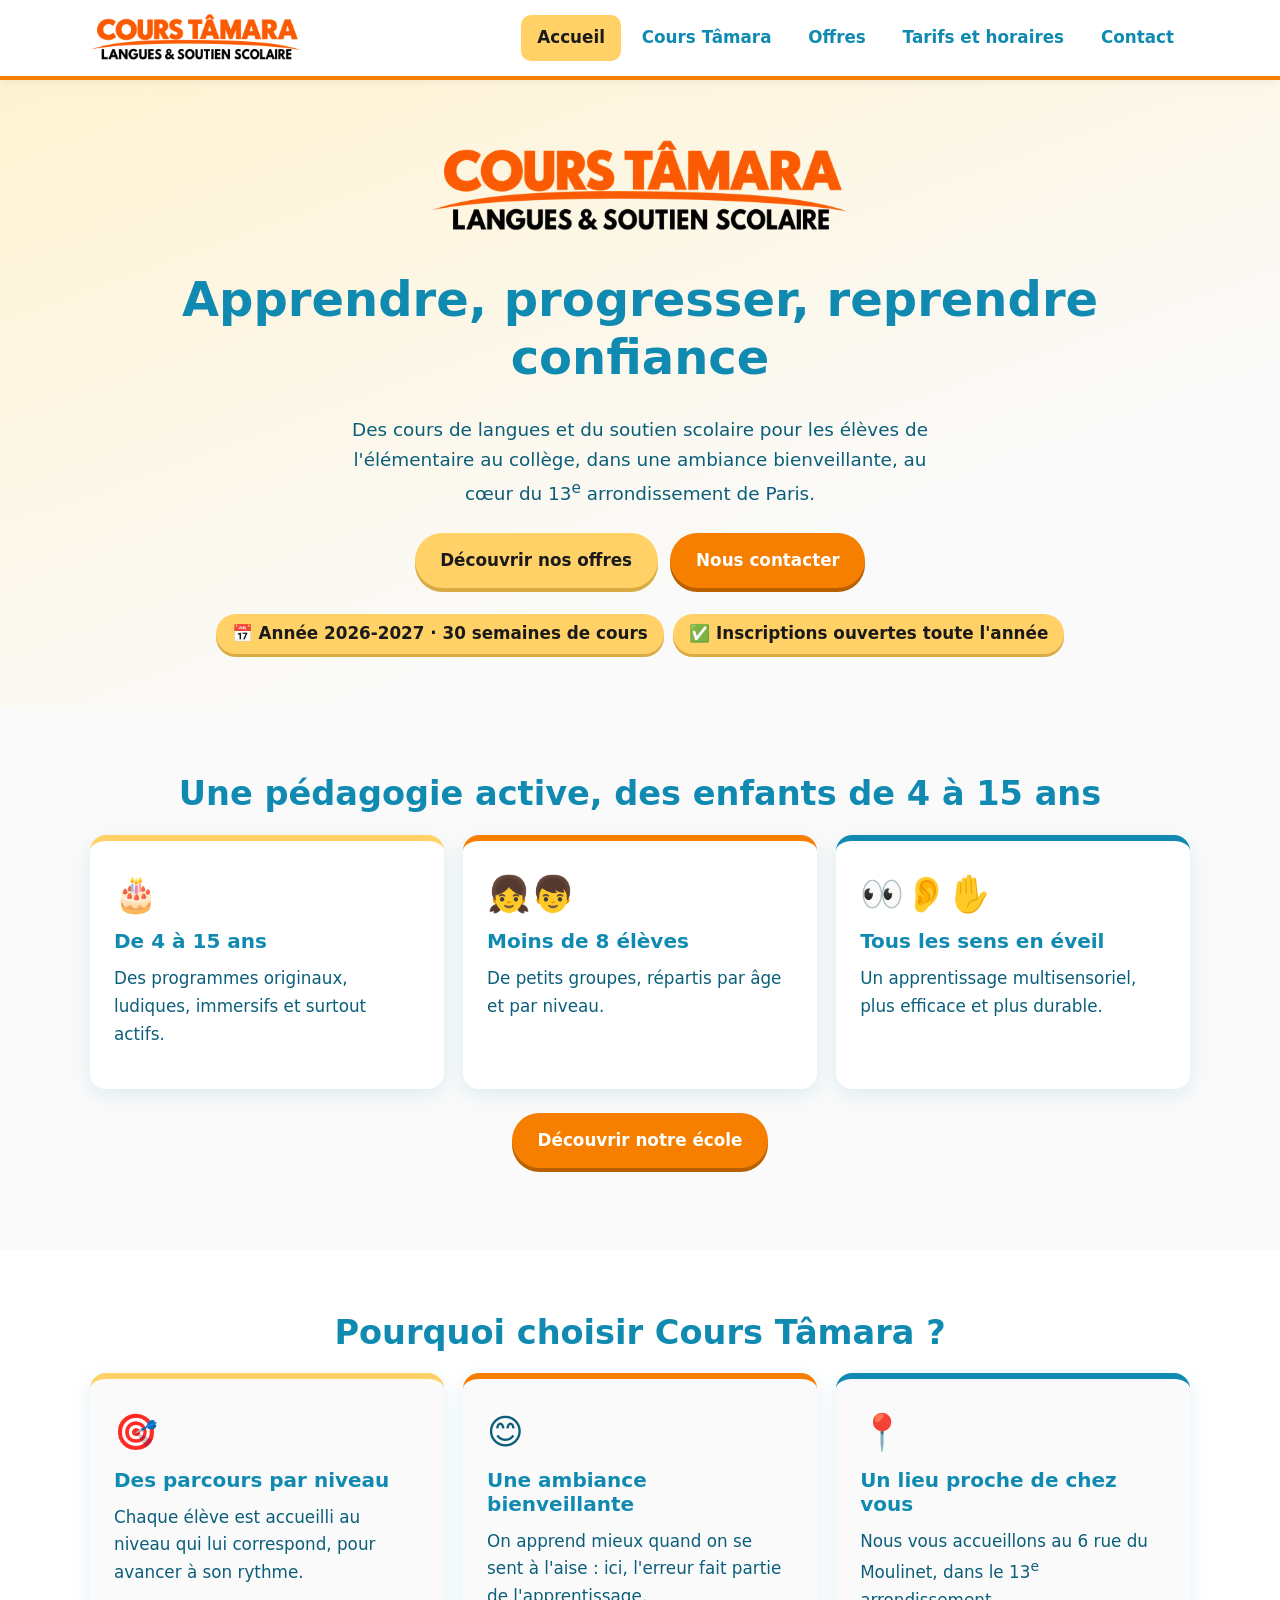
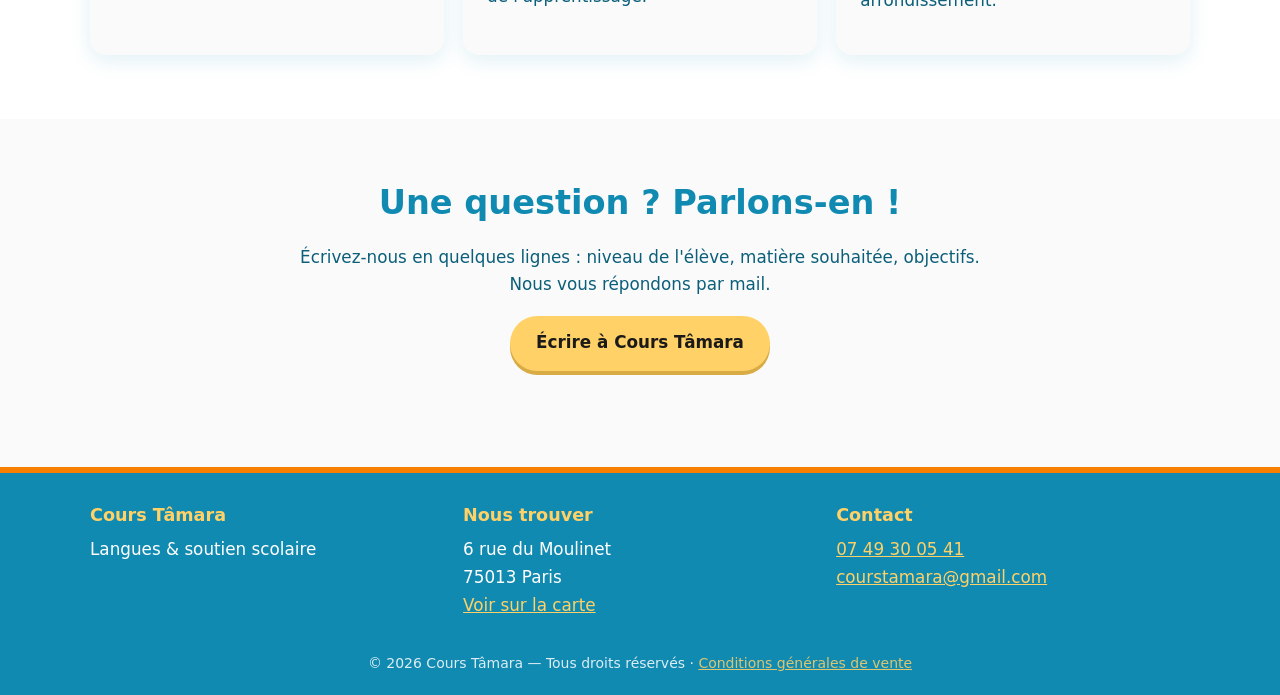
<file: index.html>
<!DOCTYPE html>
<html lang="fr">
<head>
  <meta charset="UTF-8">
  <meta name="viewport" content="width=device-width, initial-scale=1">
  <title>Cours Tâmara — Langues & soutien scolaire à Paris 13e</title>
  <meta name="description" content="Cours Tâmara : cours d'arabe et d'anglais par niveau, et soutien scolaire (maths, physique, anglais) pour élèves de l'élémentaire au collège, à Paris 13e.">
  <link rel="icon" type="image/png" sizes="32x32" href="images/favicon-32.png">
  <link rel="icon" type="image/png" sizes="192x192" href="images/icon-192.png">
  <link rel="apple-touch-icon" href="images/apple-touch-icon.png">
  <link rel="shortcut icon" href="favicon.ico">
  <link rel="stylesheet" href="css/style.css">
</head>
<body>
  <a class="skip" href="#contenu">Aller au contenu</a>

  <header class="entete">
    <div class="conteneur">
      <a class="logo" href="index.html"><img src="images/logo.png" alt="Cours Tâmara — Langues et soutien scolaire"></a>
      <button class="burger" aria-expanded="false" aria-controls="menu" aria-label="Ouvrir ou fermer le menu">☰</button>
      <nav class="menu" id="menu" aria-label="Navigation principale">
        <ul>
          <li><a href="index.html" aria-current="page">Accueil</a></li>
          <li><a href="cours-tamara.html">Cours Tâmara</a></li>
          <li><a href="offres.html">Offres</a></li>
          <li><a href="tarifs.html">Tarifs et horaires</a></li>
          <li><a href="contact.html">Contact</a></li>
        </ul>
      </nav>
    </div>
  </header>

  <main id="contenu">
    <section class="hero">
      <div class="conteneur">
        <img class="logo-grand" src="images/logo.png" alt="Cours Tâmara — Langues et soutien scolaire">
        <h1>Apprendre, progresser, reprendre confiance</h1>
        <p>Des cours de langues et du soutien scolaire pour les élèves de l'élémentaire au collège, dans une ambiance bienveillante, au cœur du 13<sup>e</sup> arrondissement de Paris.</p>
        <div class="actions">
          <a class="bouton" href="offres.html">Découvrir nos offres</a>
          <a class="bouton secondaire" href="contact.html">Nous contacter</a>
        </div>
        <ul class="infos-pills">
          <li><a href="tarifs.html#inscriptions">📅 Année 2026-2027 · 30 semaines de cours</a></li>
          <li><a href="tarifs.html#inscriptions">✅ Inscriptions ouvertes toute l'année</a></li>
        </ul>
      </div>
    </section>

    <section class="section" id="pedagogie-active">
      <div class="conteneur">
        <h2 class="centre">Une pédagogie active, des enfants de 4 à 15 ans</h2>
        <div class="grille trois">
          <div class="carte"><div class="icone" aria-hidden="true">🎂</div><h3>De 4 à 15 ans</h3><p>Des programmes originaux, ludiques, immersifs et surtout actifs.</p></div>
          <div class="carte orange"><div class="icone" aria-hidden="true">👧👦</div><h3>Moins de 8 élèves</h3><p>De petits groupes, répartis par âge et par niveau.</p></div>
          <div class="carte bleue"><div class="icone" aria-hidden="true">👀👂✋</div><h3>Tous les sens en éveil</h3><p>Un apprentissage multisensoriel, plus efficace et plus durable.</p></div>
        </div>
        <p class="centre" style="margin-top:1.5rem"><a class="bouton secondaire" href="cours-tamara.html">Découvrir notre école</a></p>
      </div>
    </section>

    <section class="section alt">
      <div class="conteneur">
        <h2 class="centre">Pourquoi choisir Cours Tâmara ?</h2>
        <div class="grille trois">
          <div class="carte">
            <div class="icone" aria-hidden="true">🎯</div>
            <h3>Des parcours par niveau</h3>
            <p>Chaque élève est accueilli au niveau qui lui correspond, pour avancer à son rythme.</p>
          </div>
          <div class="carte orange">
            <div class="icone" aria-hidden="true">😊</div>
            <h3>Une ambiance bienveillante</h3>
            <p>On apprend mieux quand on se sent à l'aise : ici, l'erreur fait partie de l'apprentissage.</p>
          </div>
          <div class="carte bleue">
            <div class="icone" aria-hidden="true">📍</div>
            <h3>Un lieu proche de chez vous</h3>
            <p>Nous vous accueillons au 6 rue du Moulinet, dans le 13<sup>e</sup> arrondissement.</p>
          </div>
        </div>
      </div>
    </section>

    <section class="section centre">
      <div class="conteneur">
        <h2>Une question ? Parlons-en !</h2>
        <p class="intro">Écrivez-nous en quelques lignes : niveau de l'élève, matière souhaitée, objectifs. Nous vous répondons par mail.</p>
        <a class="bouton" href="contact.html">Écrire à Cours Tâmara</a>
      </div>
    </section>
  </main>

  <footer class="pied">
    <div class="conteneur">
      <div class="grille trois">
        <div>
          <h3>Cours Tâmara</h3>
          <p>Langues &amp; soutien scolaire</p>
        </div>
        <div>
          <h3>Nous trouver</h3>
          <p>6 rue du Moulinet<br>75013 Paris<br>
          <a href="https://www.google.com/maps/search/?api=1&amp;query=6+rue+du+Moulinet+75013+Paris" target="_blank" rel="noopener">Voir sur la carte</a></p>
        </div>
        <div>
          <h3>Contact</h3>
          <p><a href="tel:+33749300541">07 49 30 05 41</a><br><a href="mailto:courstamara@gmail.com">courstamara@gmail.com</a></p>
        </div>
      </div>
      <small>© <span id="annee">2026</span> Cours Tâmara — Tous droits réservés · <a href="cgv.html">Conditions générales de vente</a></small>
    </div>
  </footer>

  <script src="js/menu.js"></script>
</body>
</html>
</file>
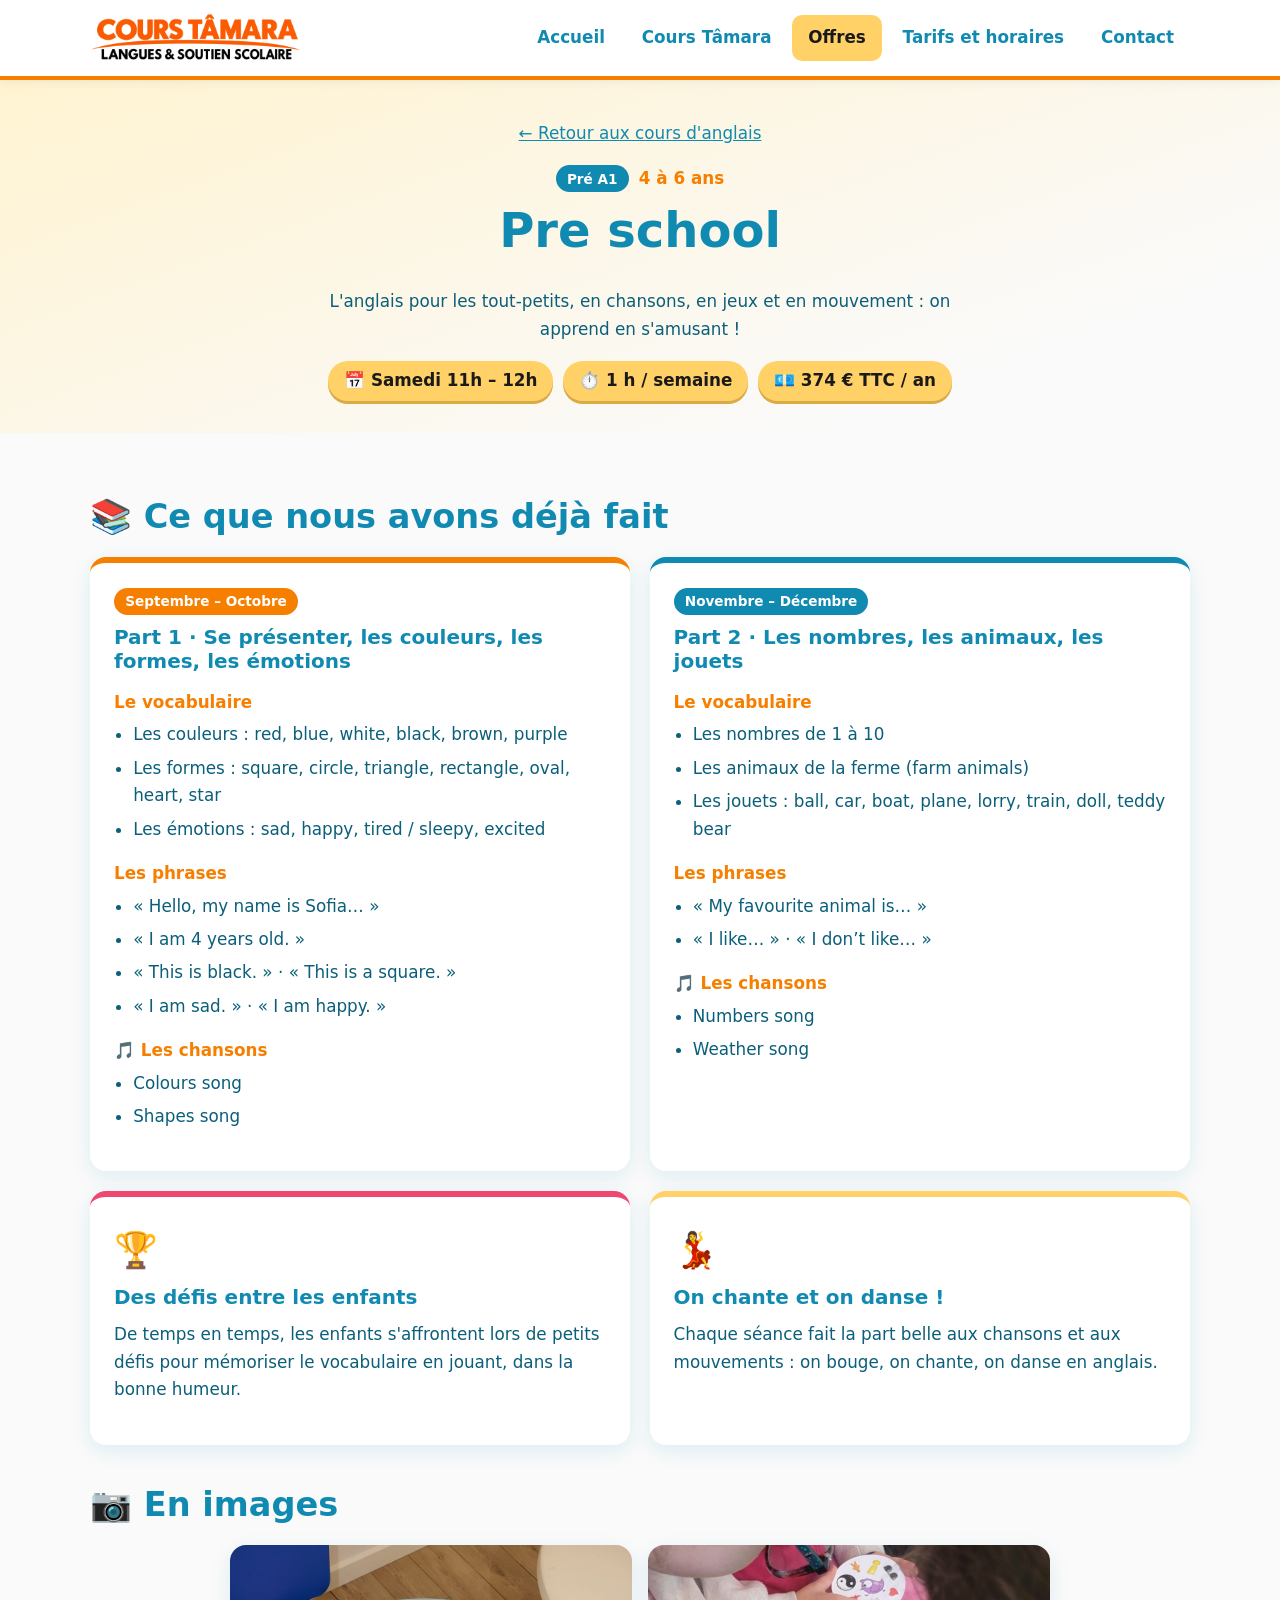
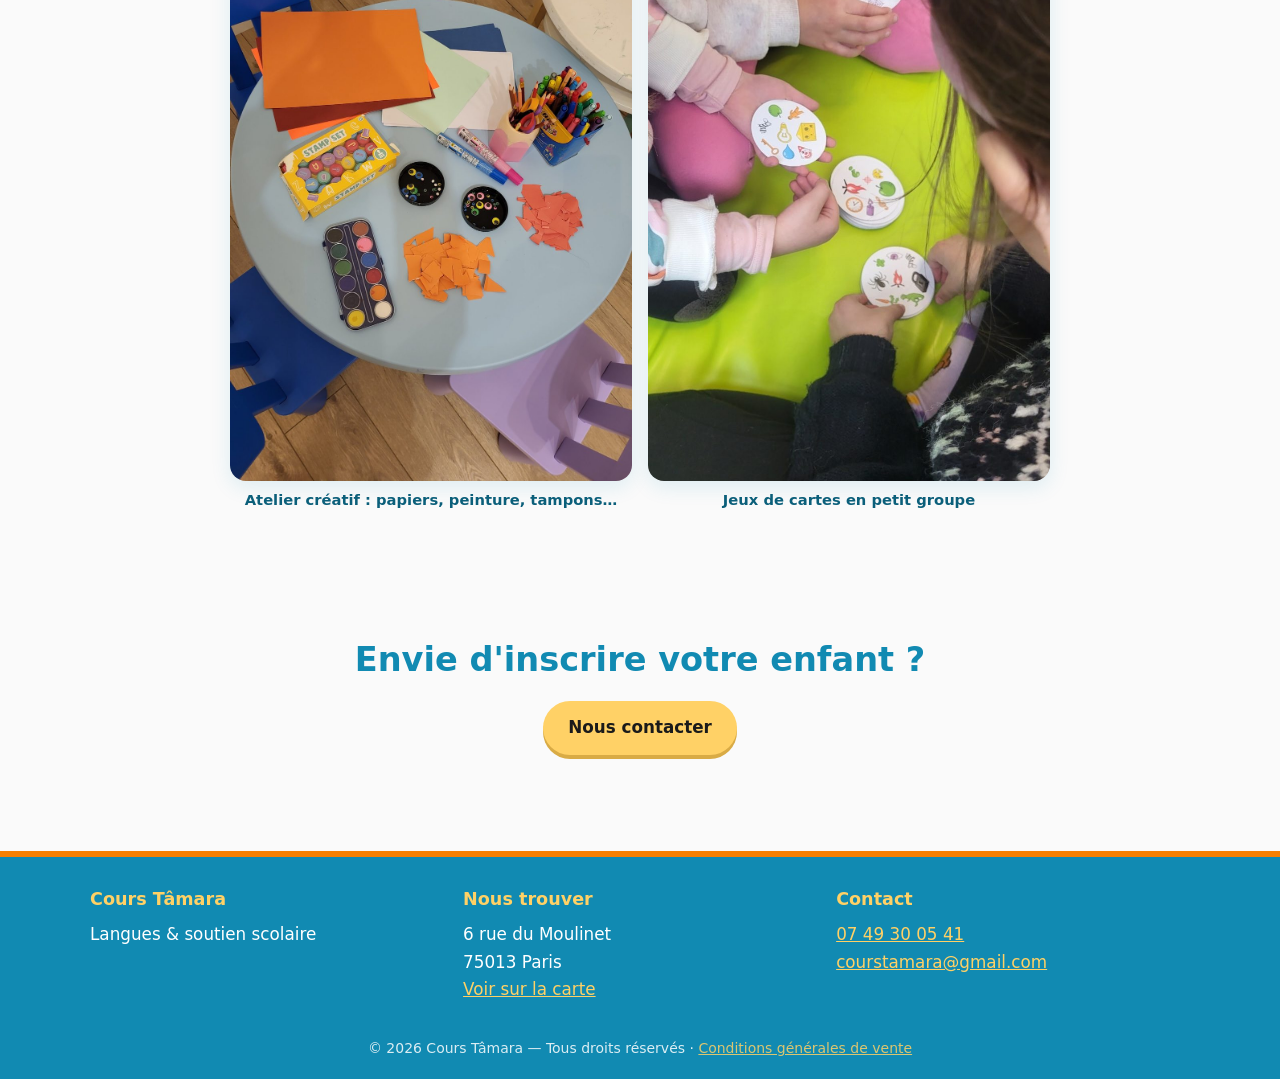
<file: anglais-pre-school.html>
<!DOCTYPE html>
<html lang="fr">
<head>
  <meta charset="UTF-8">
  <meta name="viewport" content="width=device-width, initial-scale=1">
  <title>Pre school (4 à 6 ans) — Anglais — Cours Tâmara</title>
  <meta name="description" content="Pre school : cours d'anglais pour les 4 à 6 ans (niveau pré A1). Découvrez le programme déjà réalisé, les chansons, les défis et des photos. Cours Tâmara, Paris 13e.">
  <link rel="icon" type="image/png" sizes="32x32" href="images/favicon-32.png">
  <link rel="icon" type="image/png" sizes="192x192" href="images/icon-192.png">
  <link rel="apple-touch-icon" href="images/apple-touch-icon.png">
  <link rel="shortcut icon" href="favicon.ico">
  <link rel="stylesheet" href="css/style.css">
</head>
<body>
  <a class="skip" href="#contenu">Aller au contenu</a>

  <header class="entete">
    <div class="conteneur">
      <a class="logo" href="index.html"><img src="images/logo.png" alt="Cours Tâmara — Langues et soutien scolaire"></a>
      <button class="burger" aria-expanded="false" aria-controls="menu" aria-label="Ouvrir ou fermer le menu">☰</button>
      <nav class="menu" id="menu" aria-label="Navigation principale">
        <ul>
          <li><a href="index.html">Accueil</a></li>
          <li><a href="cours-tamara.html">Cours Tâmara</a></li>
          <li><a href="offres.html" aria-current="page">Offres</a></li>
          <li><a href="tarifs.html">Tarifs et horaires</a></li>
          <li><a href="contact.html">Contact</a></li>
        </ul>
      </nav>
    </div>
  </header>

  <main id="contenu">
    <section class="page-titre">
      <div class="conteneur">
        <p><a href="anglais.html">← Retour aux cours d'anglais</a></p>
        <span class="badge">Pré A1</span> <span class="ages">4 à 6 ans</span>
        <h1>Pre school</h1>
        <p>L'anglais pour les tout-petits, en chansons, en jeux et en mouvement : on apprend en s'amusant !</p>
        <ul class="infos-pills"><li>📅 Samedi 11h – 12h</li><li>⏱️ 1 h / semaine</li><li>💶 374 € TTC / an</li></ul>
      </div>
    </section>

    <section class="section">
      <div class="conteneur">
        <h2>📚 Ce que nous avons déjà fait</h2>
        <div class="grille deux">

          <div class="carte orange">
            <span class="badge orange">Septembre – Octobre</span>
            <h3>Part 1 · Se présenter, les couleurs, les formes, les émotions</h3>
            <h4>Le vocabulaire</h4>
            <ul class="liste"><li>Les couleurs : red, blue, white, black, brown, purple</li><li>Les formes : square, circle, triangle, rectangle, oval, heart, star</li><li>Les émotions : sad, happy, tired / sleepy, excited</li></ul>
            <h4>Les phrases</h4>
            <ul class="liste"><li>« Hello, my name is Sofia… »</li><li>« I am 4 years old. »</li><li>« This is black. » · « This is a square. »</li><li>« I am sad. » · « I am happy. »</li></ul>
            <h4>🎵 Les chansons</h4>
            <ul class="liste"><li>Colours song</li><li>Shapes song</li></ul>
          </div>

          <div class="carte bleue">
            <span class="badge">Novembre – Décembre</span>
            <h3>Part 2 · Les nombres, les animaux, les jouets</h3>
            <h4>Le vocabulaire</h4>
            <ul class="liste"><li>Les nombres de 1 à 10</li><li>Les animaux de la ferme (farm animals)</li><li>Les jouets : ball, car, boat, plane, lorry, train, doll, teddy bear</li></ul>
            <h4>Les phrases</h4>
            <ul class="liste"><li>« My favourite animal is… »</li><li>« I like… » · « I don’t like… »</li></ul>
            <h4>🎵 Les chansons</h4>
            <ul class="liste"><li>Numbers song</li><li>Weather song</li></ul>
          </div>

        </div>

        <div class="grille deux" style="margin-top:1.2rem">
          <div class="carte corail">
            <div class="icone" aria-hidden="true">🏆</div>
            <h3>Des défis entre les enfants</h3>
            <p>De temps en temps, les enfants s'affrontent lors de petits défis pour mémoriser le vocabulaire en jouant, dans la bonne humeur.</p>
          </div>
          <div class="carte">
            <div class="icone" aria-hidden="true">💃</div>
            <h3>On chante et on danse !</h3>
            <p>Chaque séance fait la part belle aux chansons et aux mouvements : on bouge, on chante, on danse en anglais.</p>
          </div>
        </div>

        <h2 style="margin-top:2.5rem">📷 En images</h2>
        <div class="galerie deux-photos">
          <figure><img src="images/preschool-atelier.jpg" alt="Table d’atelier avec papiers de couleur, peinture, tampons de lettres et feutres" loading="lazy"><figcaption>Atelier créatif : papiers, peinture, tampons…</figcaption></figure>
          <figure><img src="images/preschool-jeu.jpg" alt="Des enfants jouent avec des cartes rondes en petit groupe" loading="lazy"><figcaption>Jeux de cartes en petit groupe</figcaption></figure>
        </div>
      </div>
    </section>

    <section class="section centre">
      <div class="conteneur">
        <h2>Envie d'inscrire votre enfant ?</h2>
        <a class="bouton" href="contact.html?sujet=anglais">Nous contacter</a>
      </div>
    </section>
  </main>

  <footer class="pied">
    <div class="conteneur">
      <div class="grille trois">
        <div>
          <h3>Cours Tâmara</h3>
          <p>Langues &amp; soutien scolaire</p>
        </div>
        <div>
          <h3>Nous trouver</h3>
          <p>6 rue du Moulinet<br>75013 Paris<br>
          <a href="https://www.google.com/maps/search/?api=1&amp;query=6+rue+du+Moulinet+75013+Paris" target="_blank" rel="noopener">Voir sur la carte</a></p>
        </div>
        <div>
          <h3>Contact</h3>
          <p><a href="tel:+33749300541">07 49 30 05 41</a><br><a href="mailto:courstamara@gmail.com">courstamara@gmail.com</a></p>
        </div>
      </div>
      <small>© 2026 Cours Tâmara — Tous droits réservés · <a href="cgv.html">Conditions générales de vente</a></small>
    </div>
  </footer>

  <script src="js/menu.js"></script>
</body>
</html>
</file>
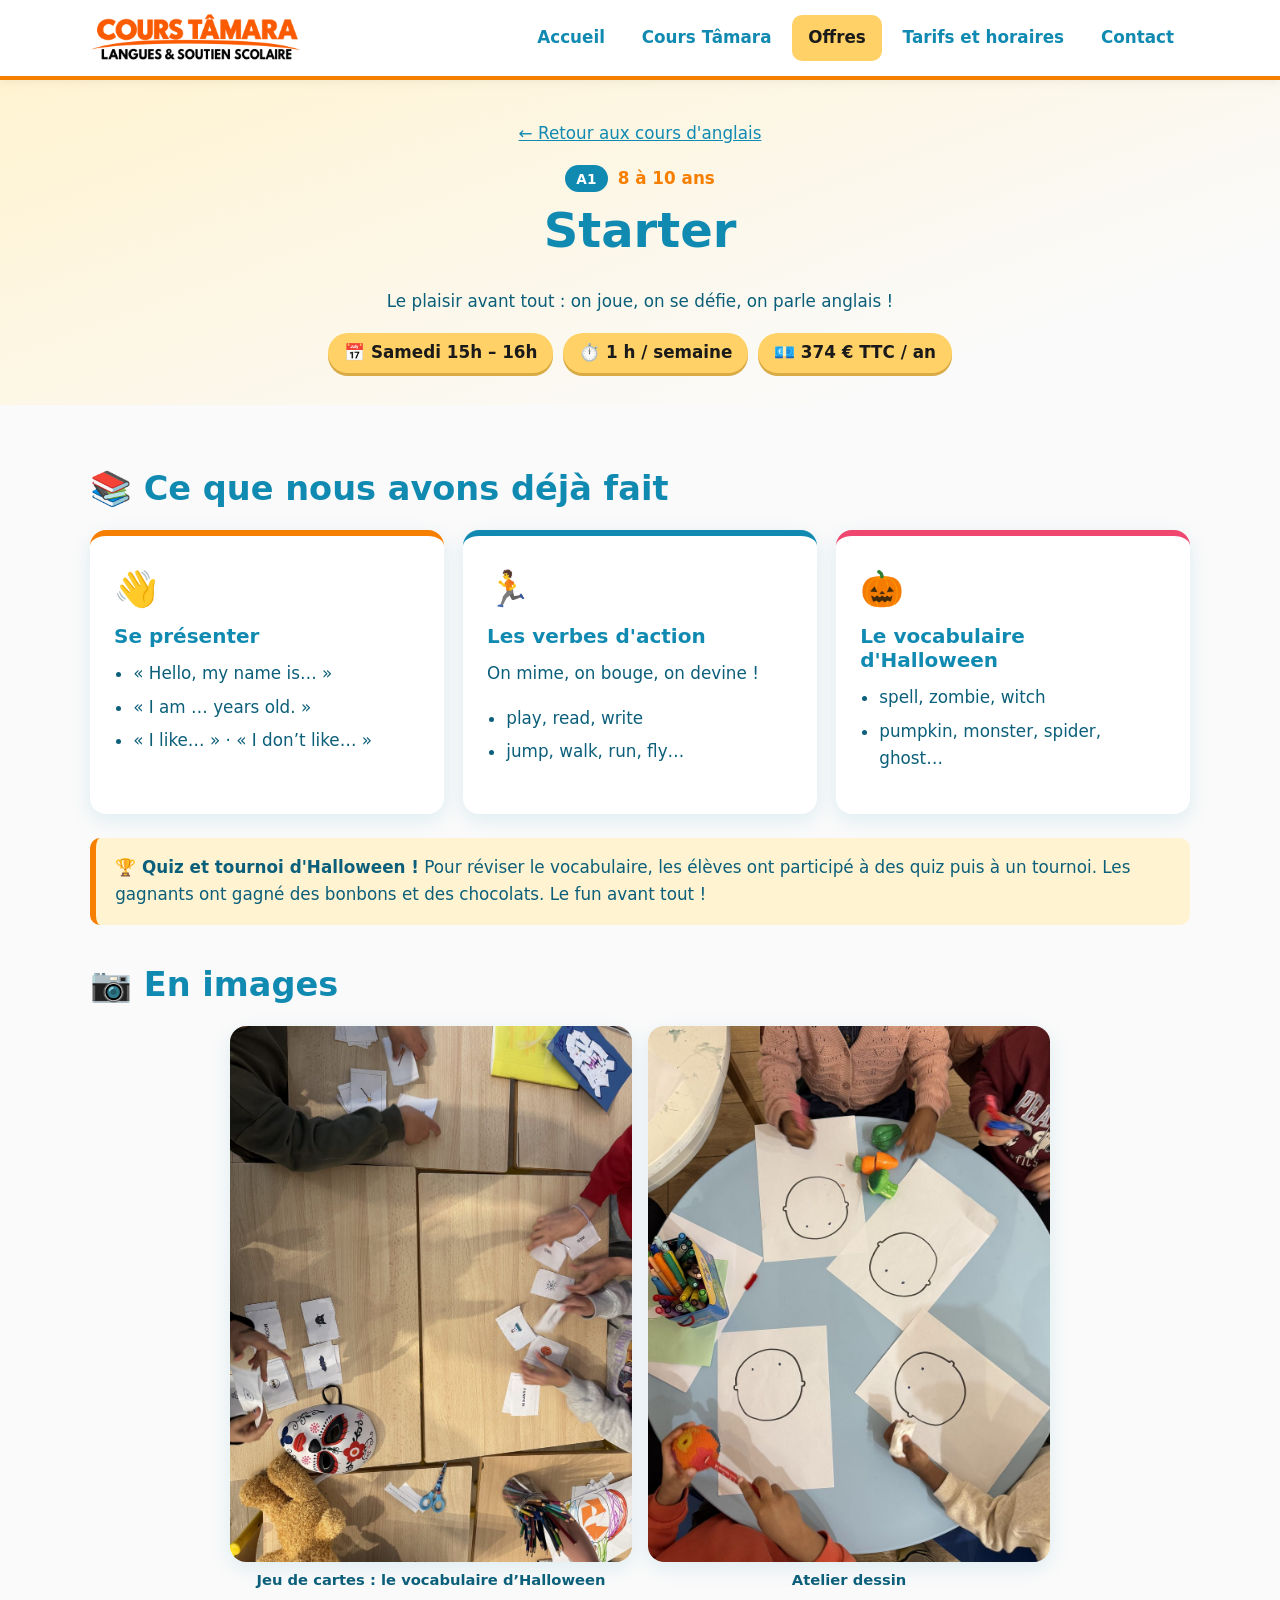
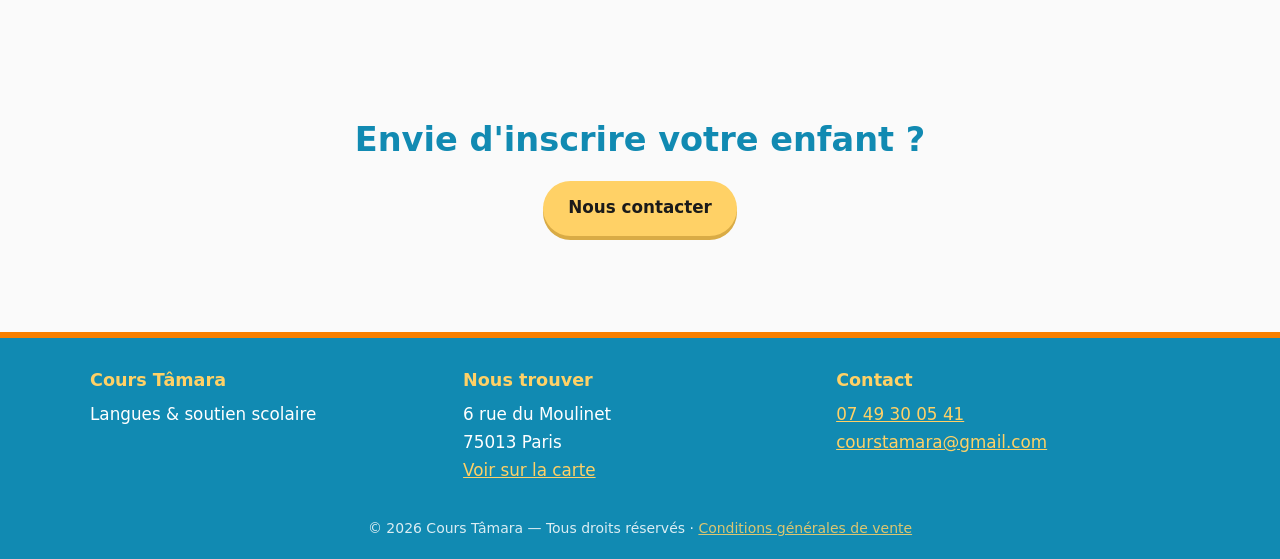
<file: anglais-starter.html>
<!DOCTYPE html>
<html lang="fr">
<head>
  <meta charset="UTF-8">
  <meta name="viewport" content="width=device-width, initial-scale=1">
  <title>Starter (A1, élémentaire) — Anglais — Cours Tâmara</title>
  <meta name="description" content="Starter : cours d'anglais niveau A1 pour l'élémentaire. Présentation de soi, verbes d'action, vocabulaire d'Halloween, quiz et tournoi : le fun avant tout. Cours Tâmara, Paris 13e.">
  <link rel="icon" type="image/png" sizes="32x32" href="images/favicon-32.png">
  <link rel="icon" type="image/png" sizes="192x192" href="images/icon-192.png">
  <link rel="apple-touch-icon" href="images/apple-touch-icon.png">
  <link rel="shortcut icon" href="favicon.ico">
  <link rel="stylesheet" href="css/style.css">
</head>
<body>
  <a class="skip" href="#contenu">Aller au contenu</a>

  <header class="entete">
    <div class="conteneur">
      <a class="logo" href="index.html"><img src="images/logo.png" alt="Cours Tâmara — Langues et soutien scolaire"></a>
      <button class="burger" aria-expanded="false" aria-controls="menu" aria-label="Ouvrir ou fermer le menu">☰</button>
      <nav class="menu" id="menu" aria-label="Navigation principale">
        <ul>
          <li><a href="index.html">Accueil</a></li>
          <li><a href="cours-tamara.html">Cours Tâmara</a></li>
          <li><a href="offres.html" aria-current="page">Offres</a></li>
          <li><a href="tarifs.html">Tarifs et horaires</a></li>
          <li><a href="contact.html">Contact</a></li>
        </ul>
      </nav>
    </div>
  </header>

  <main id="contenu">
    <section class="page-titre">
      <div class="conteneur">
        <p><a href="anglais.html">← Retour aux cours d'anglais</a></p>
        <span class="badge">A1</span> <span class="ages">8 à 10 ans</span>
        <h1>Starter</h1>
        <p>Le plaisir avant tout : on joue, on se défie, on parle anglais !</p>
        <ul class="infos-pills"><li>📅 Samedi 15h – 16h</li><li>⏱️ 1 h / semaine</li><li>💶 374 € TTC / an</li></ul>
      </div>
    </section>

    <section class="section">
      <div class="conteneur">
        <h2>📚 Ce que nous avons déjà fait</h2>
        <div class="grille trois">

          <div class="carte orange">
            <div class="icone" aria-hidden="true">👋</div>
            <h3>Se présenter</h3>
            <ul class="liste"><li>« Hello, my name is… »</li><li>« I am … years old. »</li><li>« I like… » · « I don’t like… »</li></ul>
          </div>

          <div class="carte bleue">
            <div class="icone" aria-hidden="true">🏃</div>
            <h3>Les verbes d'action</h3>
            <p>On mime, on bouge, on devine !</p>
            <ul class="liste"><li>play, read, write</li><li>jump, walk, run, fly…</li></ul>
          </div>

          <div class="carte corail">
            <div class="icone" aria-hidden="true">🎃</div>
            <h3>Le vocabulaire d'Halloween</h3>
            <ul class="liste"><li>spell, zombie, witch</li><li>pumpkin, monster, spider, ghost…</li></ul>
          </div>

        </div>

        <div class="note">
          <strong>🏆 Quiz et tournoi d'Halloween !</strong> Pour réviser le vocabulaire, les élèves ont participé à des quiz puis à un tournoi. Les gagnants ont gagné des bonbons et des chocolats. Le fun avant tout !
        </div>

        <h2 style="margin-top:2.5rem">📷 En images</h2>
        <div class="galerie deux-photos">
          <figure><img src="images/starter-halloween.jpg" alt="Des enfants jouent avec des cartes de vocabulaire d’Halloween sur des tables" loading="lazy"><figcaption>Jeu de cartes : le vocabulaire d’Halloween</figcaption></figure>
          <figure><img src="images/starter-dessin.jpg" alt="Des enfants dessinent des visages autour d’une table" loading="lazy"><figcaption>Atelier dessin</figcaption></figure>
        </div>
      </div>
    </section>

    <section class="section centre">
      <div class="conteneur">
        <h2>Envie d'inscrire votre enfant ?</h2>
        <a class="bouton" href="contact.html?sujet=anglais">Nous contacter</a>
      </div>
    </section>
  </main>

  <footer class="pied">
    <div class="conteneur">
      <div class="grille trois">
        <div>
          <h3>Cours Tâmara</h3>
          <p>Langues &amp; soutien scolaire</p>
        </div>
        <div>
          <h3>Nous trouver</h3>
          <p>6 rue du Moulinet<br>75013 Paris<br>
          <a href="https://www.google.com/maps/search/?api=1&amp;query=6+rue+du+Moulinet+75013+Paris" target="_blank" rel="noopener">Voir sur la carte</a></p>
        </div>
        <div>
          <h3>Contact</h3>
          <p><a href="tel:+33749300541">07 49 30 05 41</a><br><a href="mailto:courstamara@gmail.com">courstamara@gmail.com</a></p>
        </div>
      </div>
      <small>© 2026 Cours Tâmara — Tous droits réservés · <a href="cgv.html">Conditions générales de vente</a></small>
    </div>
  </footer>

  <script src="js/menu.js"></script>
</body>
</html>
</file>
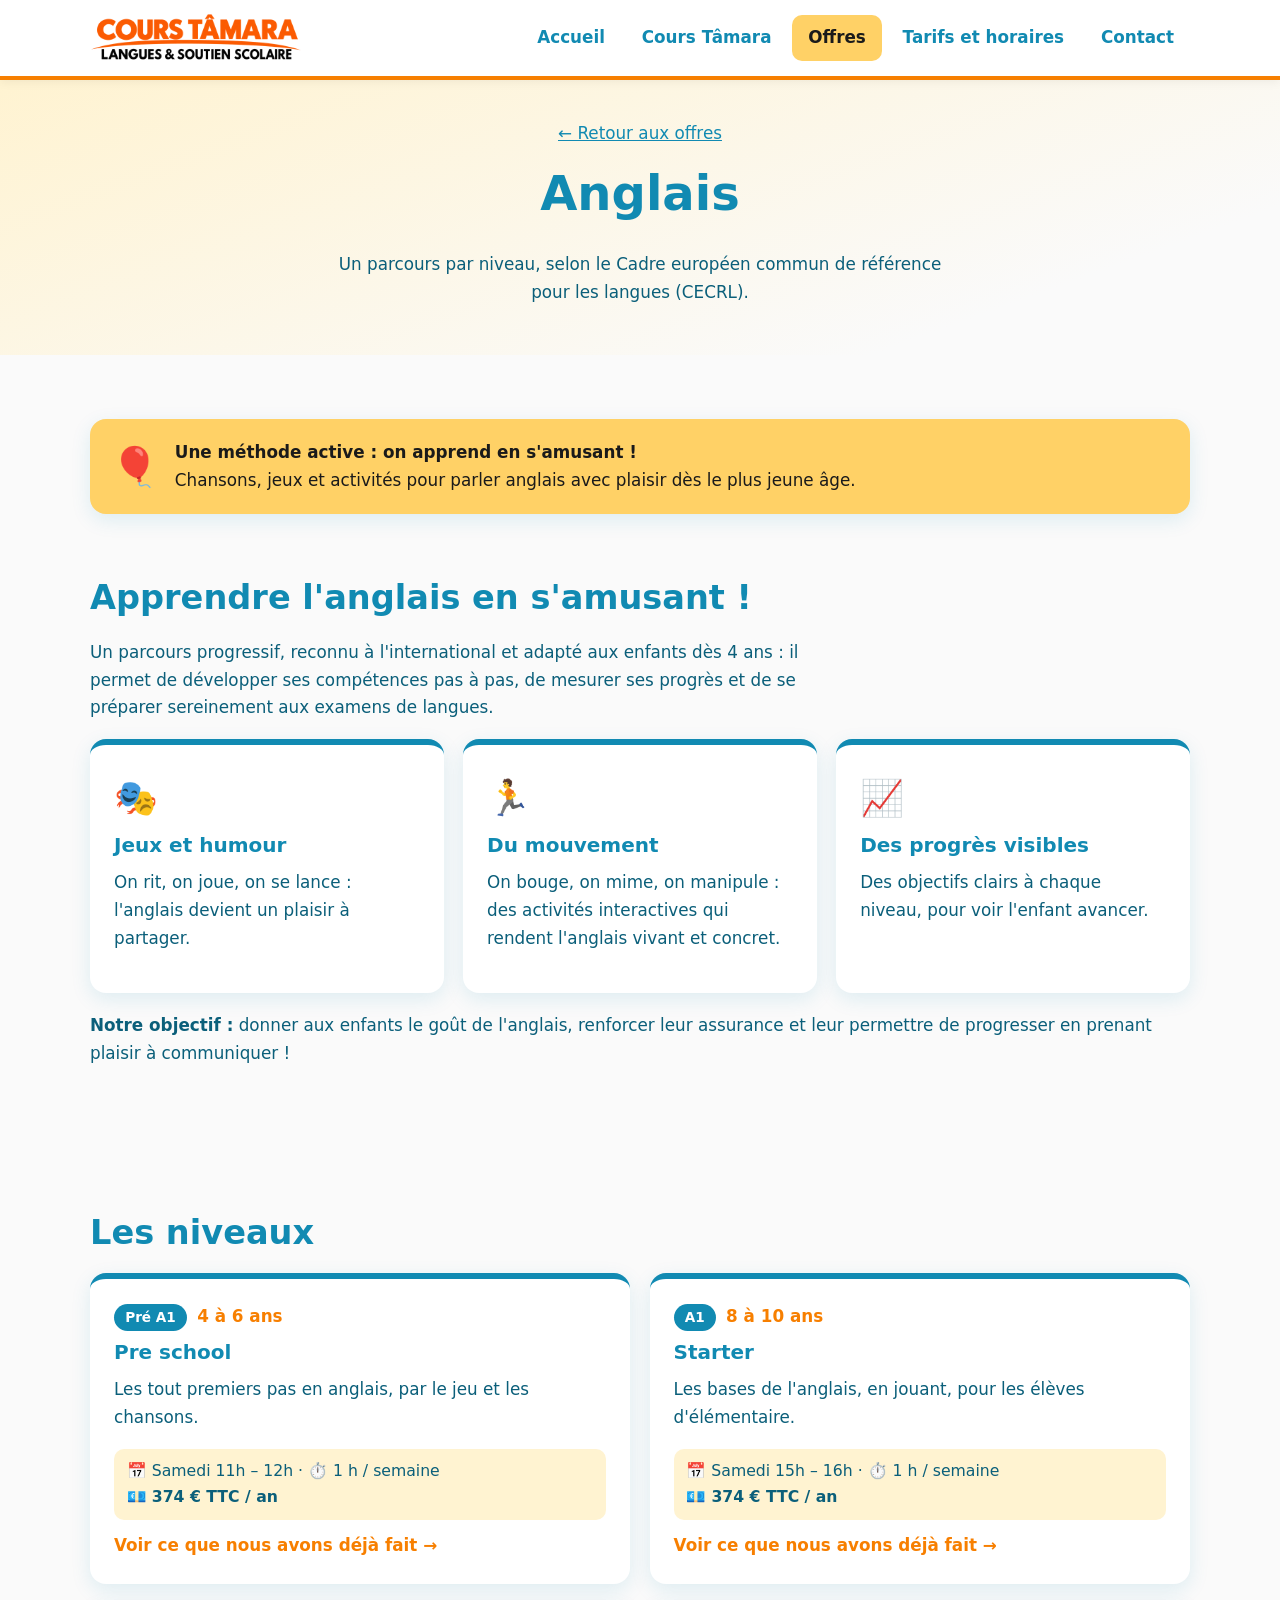
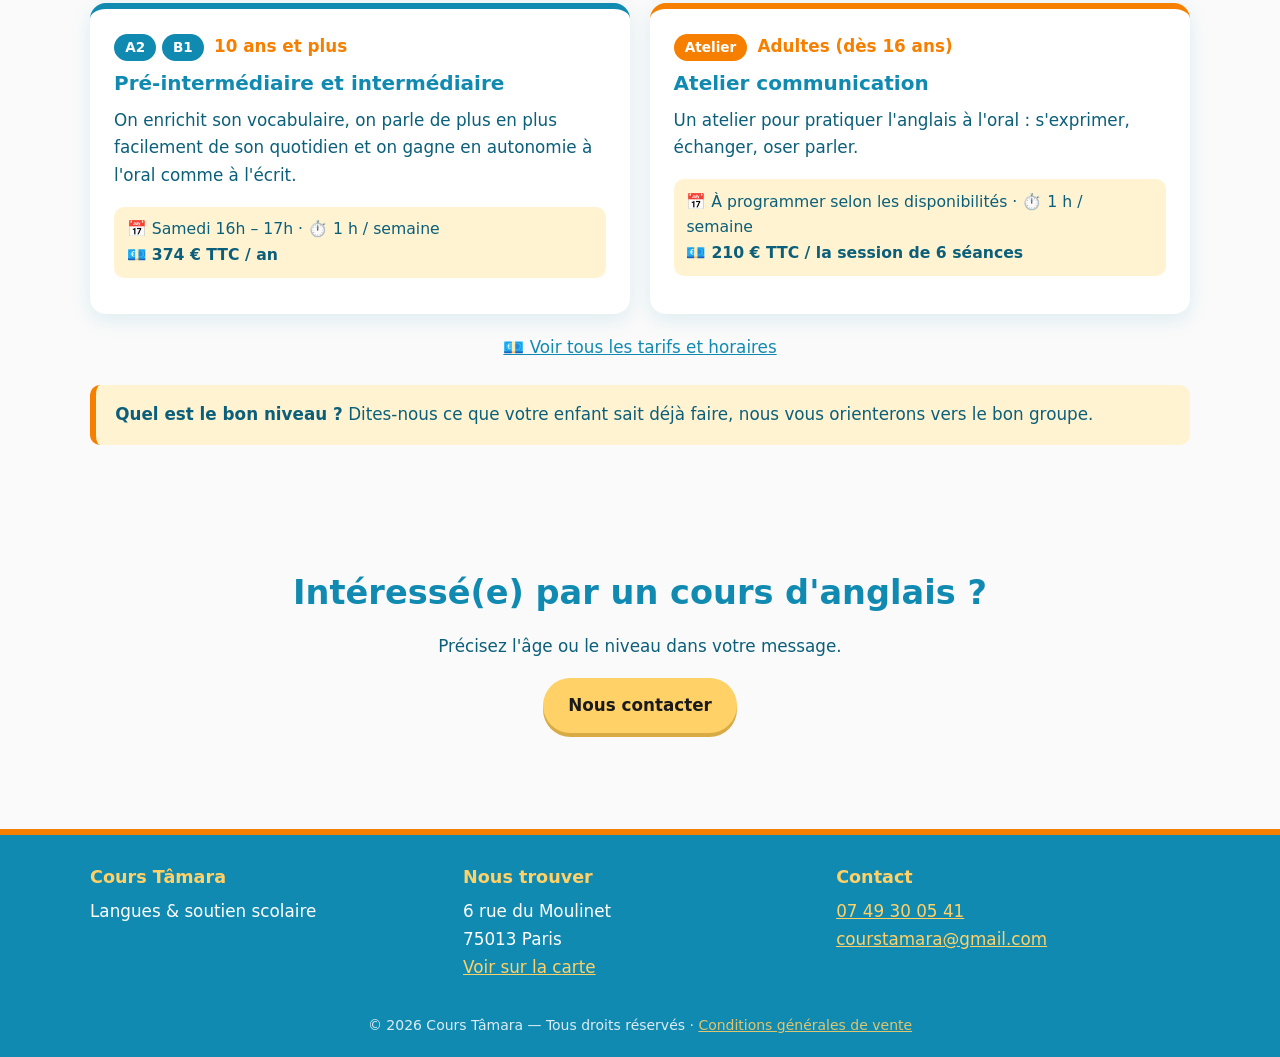
<file: anglais.html>
<!DOCTYPE html>
<html lang="fr">
<head>
  <meta charset="UTF-8">
  <meta name="viewport" content="width=device-width, initial-scale=1">
  <title>Anglais par niveau (CECRL) — Cours Tâmara</title>
  <meta name="description" content="Cours d'anglais par niveau selon le CECRL : Pre school (pré A1), Starter (A1), A2, B1 et atelier communication. Méthode active, Paris 13e.">
  <link rel="icon" type="image/png" sizes="32x32" href="images/favicon-32.png">
  <link rel="icon" type="image/png" sizes="192x192" href="images/icon-192.png">
  <link rel="apple-touch-icon" href="images/apple-touch-icon.png">
  <link rel="shortcut icon" href="favicon.ico">
  <link rel="stylesheet" href="css/style.css">
</head>
<body>
  <a class="skip" href="#contenu">Aller au contenu</a>

  <header class="entete">
    <div class="conteneur">
      <a class="logo" href="index.html"><img src="images/logo.png" alt="Cours Tâmara — Langues et soutien scolaire"></a>
      <button class="burger" aria-expanded="false" aria-controls="menu" aria-label="Ouvrir ou fermer le menu">☰</button>
      <nav class="menu" id="menu" aria-label="Navigation principale">
        <ul>
          <li><a href="index.html">Accueil</a></li>
          <li><a href="cours-tamara.html">Cours Tâmara</a></li>
          <li><a href="offres.html" aria-current="page">Offres</a></li>
          <li><a href="tarifs.html">Tarifs et horaires</a></li>
          <li><a href="contact.html">Contact</a></li>
        </ul>
      </nav>
    </div>
  </header>

  <main id="contenu">
    <section class="page-titre">
      <div class="conteneur">
        <p><a href="offres.html">← Retour aux offres</a></p>
        <h1>Anglais</h1>
        <p>Un parcours par niveau, selon le Cadre européen commun de référence pour les langues (CECRL).</p>
      </div>
    </section>

    <section class="section" style="padding-bottom:0">
      <div class="conteneur">
        <div class="banniere-active">
          <div class="icone" aria-hidden="true">🎈</div>
          <div>
            <strong>Une méthode active : on apprend en s'amusant !</strong><br>
            Chansons, jeux et activités pour parler anglais avec plaisir dès le plus jeune âge.
          </div>
        </div>
      </div>
    </section>

    <section class="section">
      <div class="conteneur">
        <h2>Apprendre l'anglais en s'amusant !</h2>
        <p class="intro" style="margin-left:0;max-width:760px">Un parcours progressif, reconnu à l'international et adapté aux enfants dès 4 ans : il permet de développer ses compétences pas à pas, de mesurer ses progrès et de se préparer sereinement aux examens de langues.</p>
        <div class="grille trois">
          <div class="carte bleue"><div class="icone" aria-hidden="true">🎭</div><h3>Jeux et humour</h3><p>On rit, on joue, on se lance : l'anglais devient un plaisir à partager.</p></div>
          <div class="carte bleue"><div class="icone" aria-hidden="true">🏃</div><h3>Du mouvement</h3><p>On bouge, on mime, on manipule : des activités interactives qui rendent l'anglais vivant et concret.</p></div>
          <div class="carte bleue"><div class="icone" aria-hidden="true">📈</div><h3>Des progrès visibles</h3><p>Des objectifs clairs à chaque niveau, pour voir l'enfant avancer.</p></div>
        </div>
        <p style="margin-top:1.2rem"><strong>Notre objectif :</strong> donner aux enfants le goût de l'anglais, renforcer leur assurance et leur permettre de progresser en prenant plaisir à communiquer !</p>
      </div>
    </section>

    <section class="section">
      <div class="conteneur">
        <h2>Les niveaux</h2>
        <div class="grille deux">
          <a class="carte carte-lien bleue" href="anglais-pre-school.html">
            <span class="badge">Pré A1</span> <span class="ages">4 à 6 ans</span>
            <h3>Pre school</h3>
            <p>Les tout premiers pas en anglais, par le jeu et les chansons.</p>
            <p class="infos-ligne">📅 Samedi 11h – 12h · ⏱️ 1 h / semaine<br>💶 <strong>374 € TTC / an</strong></p>
            <span class="voir">Voir ce que nous avons déjà fait →</span>
          </a>
          <a class="carte carte-lien bleue" href="anglais-starter.html">
            <span class="badge">A1</span> <span class="ages">8 à 10 ans</span>
            <h3>Starter</h3>
            <p>Les bases de l'anglais, en jouant, pour les élèves d'élémentaire.</p>
            <p class="infos-ligne">📅 Samedi 15h – 16h · ⏱️ 1 h / semaine<br>💶 <strong>374 € TTC / an</strong></p>
            <span class="voir">Voir ce que nous avons déjà fait →</span>
          </a>
          <div class="carte bleue">
            <span class="badge">A2</span> <span class="badge">B1</span> <span class="ages">10 ans et plus</span>
            <h3>Pré-intermédiaire et intermédiaire</h3>
            <p>On enrichit son vocabulaire, on parle de plus en plus facilement de son quotidien et on gagne en autonomie à l'oral comme à l'écrit.</p>
            <p class="infos-ligne">📅 Samedi 16h – 17h · ⏱️ 1 h / semaine<br>💶 <strong>374 € TTC / an</strong></p>
          </div>
          <div class="carte orange">
            <span class="badge orange">Atelier</span> <span class="ages">Adultes (dès 16 ans)</span>
            <h3>Atelier communication</h3>
            <p>Un atelier pour pratiquer l'anglais à l'oral : s'exprimer, échanger, oser parler.</p>
            <p class="infos-ligne">📅 À programmer selon les disponibilités · ⏱️ 1 h / semaine<br>💶 <strong>210 € TTC / la session de 6 séances</strong></p>
          </div>
        </div>
        <p class="centre" style="margin-top:1.2rem"><a href="tarifs.html">💶 Voir tous les tarifs et horaires</a></p>
        <div class="note">
          <strong>Quel est le bon niveau ?</strong> Dites-nous ce que votre enfant sait déjà faire, nous vous orienterons vers le bon groupe.
        </div>
      </div>
    </section>

    <section class="section centre">
      <div class="conteneur">
        <h2>Intéressé(e) par un cours d'anglais ?</h2>
        <p class="intro">Précisez l'âge ou le niveau dans votre message.</p>
        <a class="bouton" href="contact.html?sujet=anglais">Nous contacter</a>
      </div>
    </section>
  </main>

  <footer class="pied">
    <div class="conteneur">
      <div class="grille trois">
        <div>
          <h3>Cours Tâmara</h3>
          <p>Langues &amp; soutien scolaire</p>
        </div>
        <div>
          <h3>Nous trouver</h3>
          <p>6 rue du Moulinet<br>75013 Paris<br>
          <a href="https://www.google.com/maps/search/?api=1&amp;query=6+rue+du+Moulinet+75013+Paris" target="_blank" rel="noopener">Voir sur la carte</a></p>
        </div>
        <div>
          <h3>Contact</h3>
          <p><a href="tel:+33749300541">07 49 30 05 41</a><br><a href="mailto:courstamara@gmail.com">courstamara@gmail.com</a></p>
        </div>
      </div>
      <small>© 2026 Cours Tâmara — Tous droits réservés · <a href="cgv.html">Conditions générales de vente</a></small>
    </div>
  </footer>

  <script src="js/menu.js"></script>
</body>
</html>
</file>
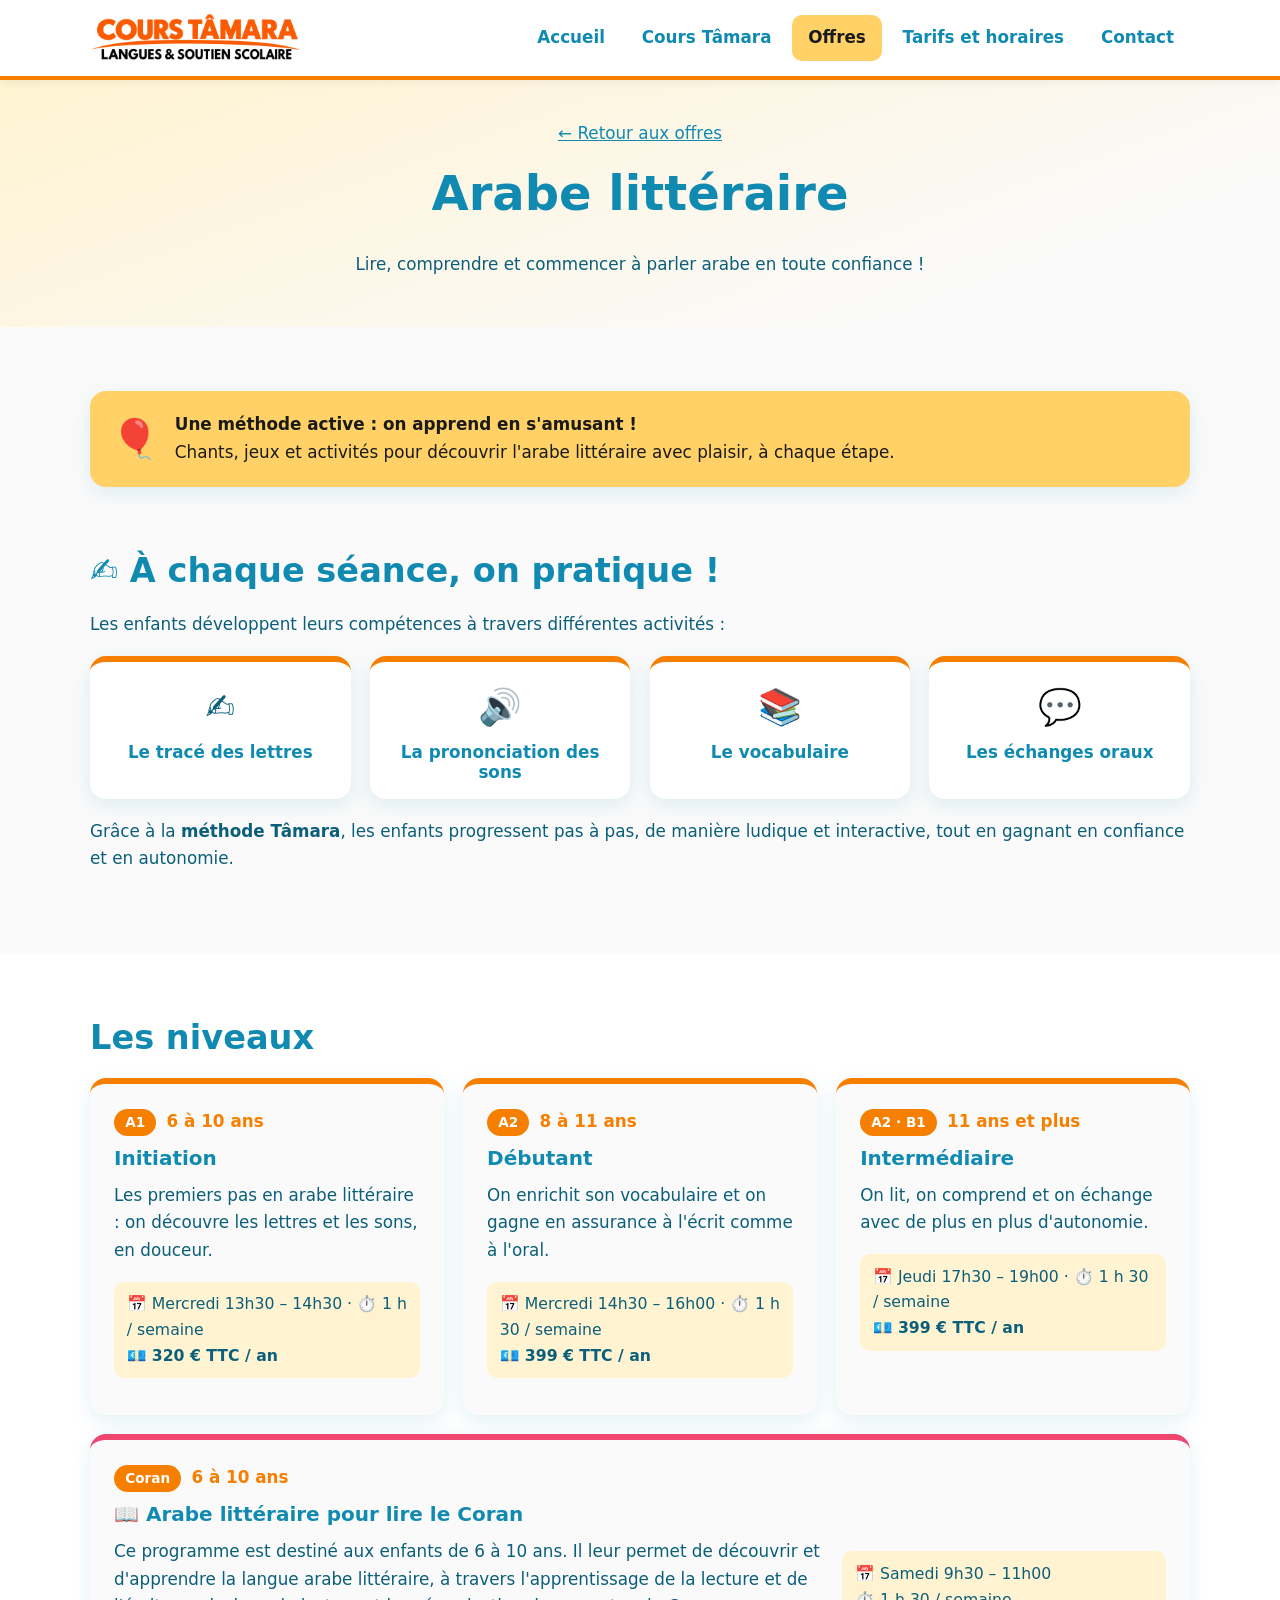
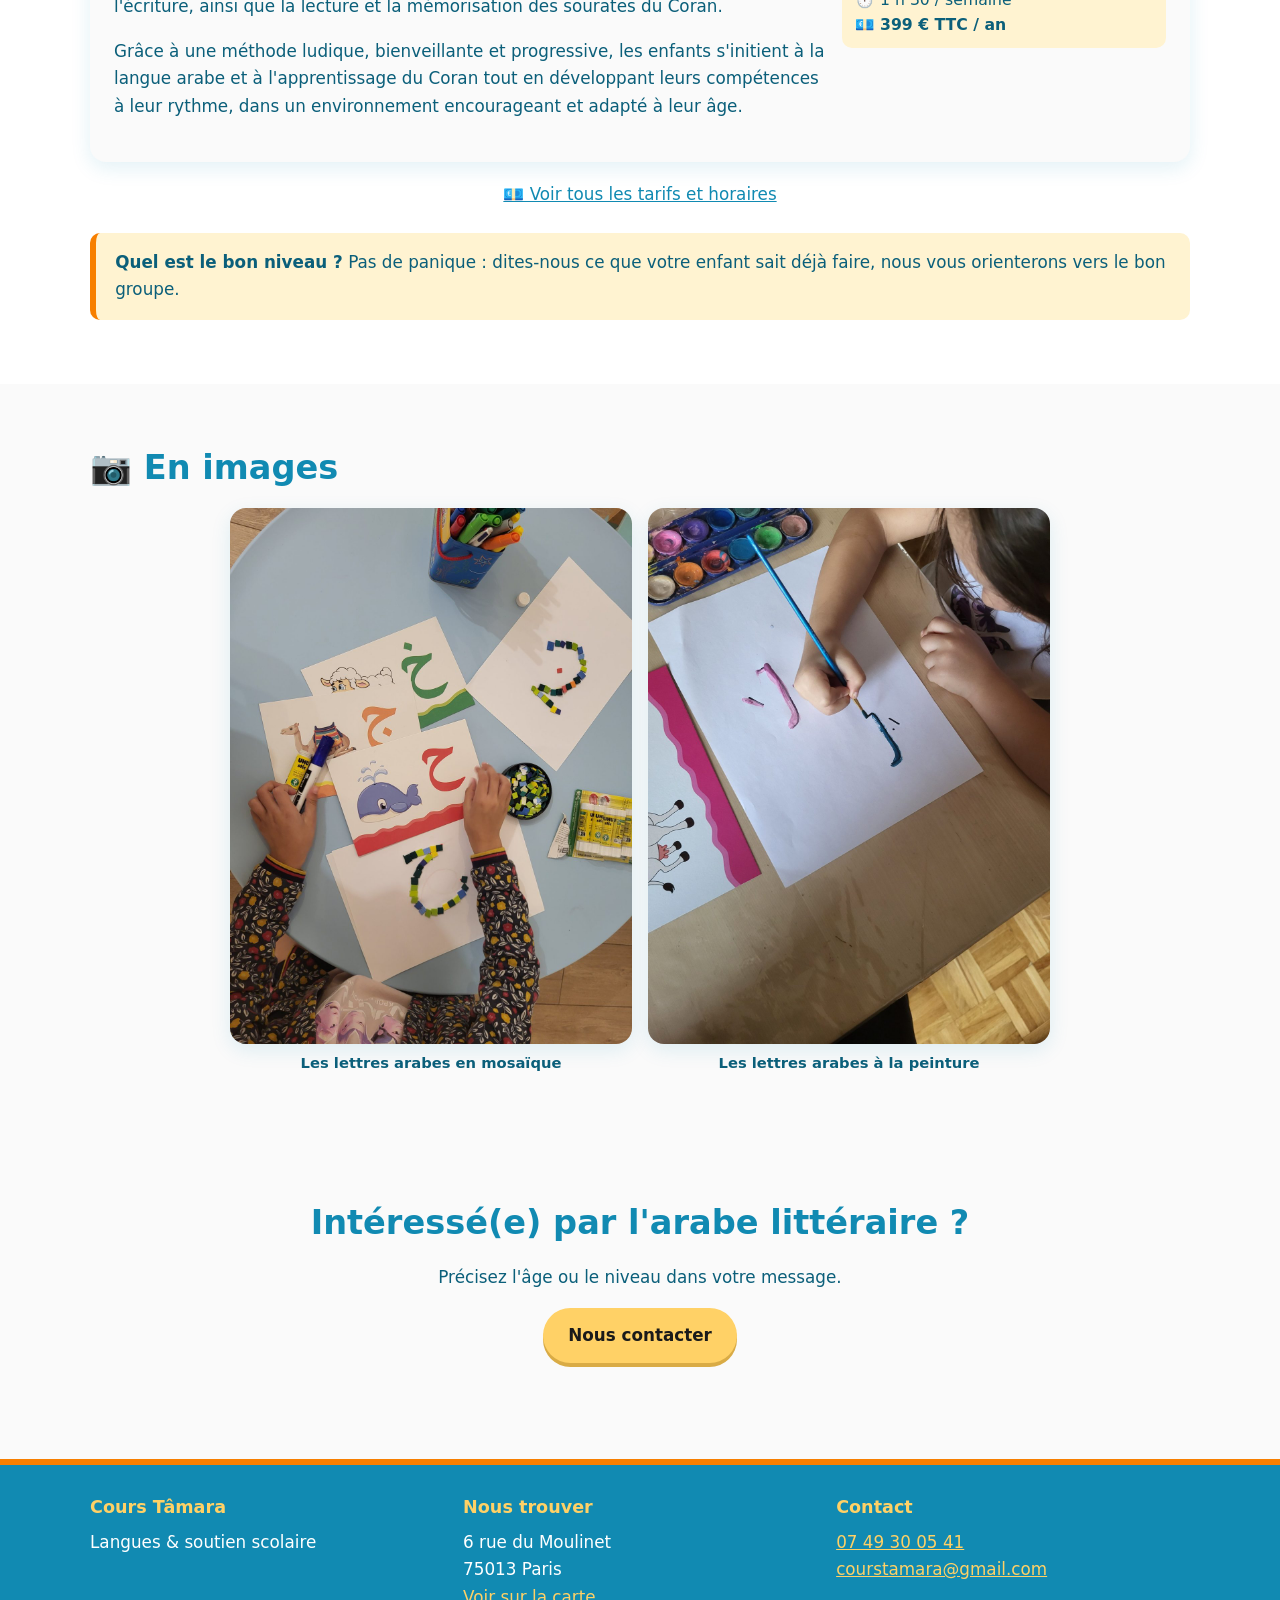
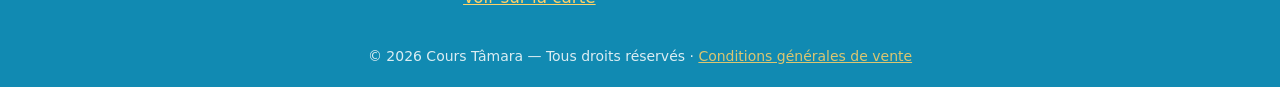
<file: arabe.html>
<!DOCTYPE html>
<html lang="fr">
<head>
  <meta charset="UTF-8">
  <meta name="viewport" content="width=device-width, initial-scale=1">
  <title>Arabe littéraire — Cours Tâmara</title>
  <meta name="description" content="Cours d'arabe littéraire pour enfants dès 6 ans, de l'initiation au niveau B1, et programme pour lire le Coran : tracé des lettres, prononciation, vocabulaire et échanges oraux. Méthode Tâmara, Paris 13e.">
  <link rel="icon" type="image/png" sizes="32x32" href="images/favicon-32.png">
  <link rel="icon" type="image/png" sizes="192x192" href="images/icon-192.png">
  <link rel="apple-touch-icon" href="images/apple-touch-icon.png">
  <link rel="shortcut icon" href="favicon.ico">
  <link rel="stylesheet" href="css/style.css">
</head>
<body>
  <a class="skip" href="#contenu">Aller au contenu</a>

  <header class="entete">
    <div class="conteneur">
      <a class="logo" href="index.html"><img src="images/logo.png" alt="Cours Tâmara — Langues et soutien scolaire"></a>
      <button class="burger" aria-expanded="false" aria-controls="menu" aria-label="Ouvrir ou fermer le menu">☰</button>
      <nav class="menu" id="menu" aria-label="Navigation principale">
        <ul>
          <li><a href="index.html">Accueil</a></li>
          <li><a href="cours-tamara.html">Cours Tâmara</a></li>
          <li><a href="offres.html" aria-current="page">Offres</a></li>
          <li><a href="tarifs.html">Tarifs et horaires</a></li>
          <li><a href="contact.html">Contact</a></li>
        </ul>
      </nav>
    </div>
  </header>

  <main id="contenu">
    <section class="page-titre">
      <div class="conteneur">
        <p><a href="offres.html">← Retour aux offres</a></p>
        <h1>Arabe littéraire</h1>
        <p>Lire, comprendre et commencer à parler arabe en toute confiance !</p>
      </div>
    </section>

    <section class="section" style="padding-bottom:0">
      <div class="conteneur">
        <div class="banniere-active">
          <div class="icone" aria-hidden="true">🎈</div>
          <div>
            <strong>Une méthode active : on apprend en s'amusant !</strong><br>
            Chants, jeux et activités pour découvrir l'arabe littéraire avec plaisir, à chaque étape.
          </div>
        </div>
      </div>
    </section>

    <section class="section">
      <div class="conteneur">
        <h2>✍️ À chaque séance, on pratique !</h2>
        <p>Les enfants développent leurs compétences à travers différentes activités :</p>
        <div class="grille quatre">
          <div class="carte orange carte-mini"><div class="icone" aria-hidden="true">✍️</div><h3>Le tracé des lettres</h3></div>
          <div class="carte orange carte-mini"><div class="icone" aria-hidden="true">🔊</div><h3>La prononciation des sons</h3></div>
          <div class="carte orange carte-mini"><div class="icone" aria-hidden="true">📚</div><h3>Le vocabulaire</h3></div>
          <div class="carte orange carte-mini"><div class="icone" aria-hidden="true">💬</div><h3>Les échanges oraux</h3></div>
        </div>
        <p style="margin-top:1.2rem">Grâce à la <strong>méthode Tâmara</strong>, les enfants progressent pas à pas, de manière ludique et interactive, tout en gagnant en confiance et en autonomie.</p>
      </div>
    </section>

    <section class="section alt">
      <div class="conteneur">
        <h2>Les niveaux</h2>
        <div class="grille trois">
          <div class="carte orange">
            <span class="badge orange">A1</span> <span class="ages">6 à 10 ans</span>
            <h3>Initiation</h3>
            <p>Les premiers pas en arabe littéraire : on découvre les lettres et les sons, en douceur.</p>
            <p class="infos-ligne">📅 Mercredi 13h30 – 14h30 · ⏱️ 1 h / semaine<br>💶 <strong>320 € TTC / an</strong></p>
          </div>
          <div class="carte orange">
            <span class="badge orange">A2</span> <span class="ages">8 à 11 ans</span>
            <h3>Débutant</h3>
            <p>On enrichit son vocabulaire et on gagne en assurance à l'écrit comme à l'oral.</p>
            <p class="infos-ligne">📅 Mercredi 14h30 – 16h00 · ⏱️ 1 h 30 / semaine<br>💶 <strong>399 € TTC / an</strong></p>
          </div>
          <div class="carte orange">
            <span class="badge orange">A2 · B1</span> <span class="ages">11 ans et plus</span>
            <h3>Intermédiaire</h3>
            <p>On lit, on comprend et on échange avec de plus en plus d'autonomie.</p>
            <p class="infos-ligne">📅 Jeudi 17h30 – 19h00 · ⏱️ 1 h 30 / semaine<br>💶 <strong>399 € TTC / an</strong></p>
          </div>
        </div>

        <div class="carte corail carte-coran">
          <div>
            <span class="badge orange">Coran</span> <span class="ages">6 à 10 ans</span>
            <h3>📖 Arabe littéraire pour lire le Coran</h3>
            <p>Ce programme est destiné aux enfants de 6 à 10 ans. Il leur permet de découvrir et d'apprendre la langue arabe littéraire, à travers l'apprentissage de la lecture et de l'écriture, ainsi que la lecture et la mémorisation des sourates du Coran.</p>
            <p>Grâce à une méthode ludique, bienveillante et progressive, les enfants s'initient à la langue arabe et à l'apprentissage du Coran tout en développant leurs compétences à leur rythme, dans un environnement encourageant et adapté à leur âge.</p>
          </div>
          <p class="infos-ligne">📅 Samedi 9h30 – 11h00<br>⏱️ 1 h 30 / semaine<br>💶 <strong>399 € TTC / an</strong></p>
        </div>

        <p class="centre" style="margin-top:1.2rem"><a href="tarifs.html">💶 Voir tous les tarifs et horaires</a></p>
        <div class="note">
          <strong>Quel est le bon niveau ?</strong> Pas de panique : dites-nous ce que votre enfant sait déjà faire, nous vous orienterons vers le bon groupe.
        </div>
      </div>
    </section>

    <section class="section">
      <div class="conteneur">
        <h2>📷 En images</h2>
        <div class="galerie deux-photos">
          <figure><img src="images/arabe-mosaique.jpg" alt="Un enfant réalise des lettres arabes en mosaïque de petits carrés de papier" loading="lazy"><figcaption>Les lettres arabes en mosaïque</figcaption></figure>
          <figure><img src="images/arabe-peinture.jpg" alt="Un enfant peint une lettre arabe au pinceau" loading="lazy"><figcaption>Les lettres arabes à la peinture</figcaption></figure>
        </div>
      </div>
    </section>

    <section class="section centre">
      <div class="conteneur">
        <h2>Intéressé(e) par l'arabe littéraire ?</h2>
        <p class="intro">Précisez l'âge ou le niveau dans votre message.</p>
        <a class="bouton" href="contact.html?sujet=arabe">Nous contacter</a>
      </div>
    </section>
  </main>

  <footer class="pied">
    <div class="conteneur">
      <div class="grille trois">
        <div>
          <h3>Cours Tâmara</h3>
          <p>Langues &amp; soutien scolaire</p>
        </div>
        <div>
          <h3>Nous trouver</h3>
          <p>6 rue du Moulinet<br>75013 Paris<br>
          <a href="https://www.google.com/maps/search/?api=1&amp;query=6+rue+du+Moulinet+75013+Paris" target="_blank" rel="noopener">Voir sur la carte</a></p>
        </div>
        <div>
          <h3>Contact</h3>
          <p><a href="tel:+33749300541">07 49 30 05 41</a><br><a href="mailto:courstamara@gmail.com">courstamara@gmail.com</a></p>
        </div>
      </div>
      <small>© 2026 Cours Tâmara — Tous droits réservés · <a href="cgv.html">Conditions générales de vente</a></small>
    </div>
  </footer>

  <script src="js/menu.js"></script>
</body>
</html>
</file>
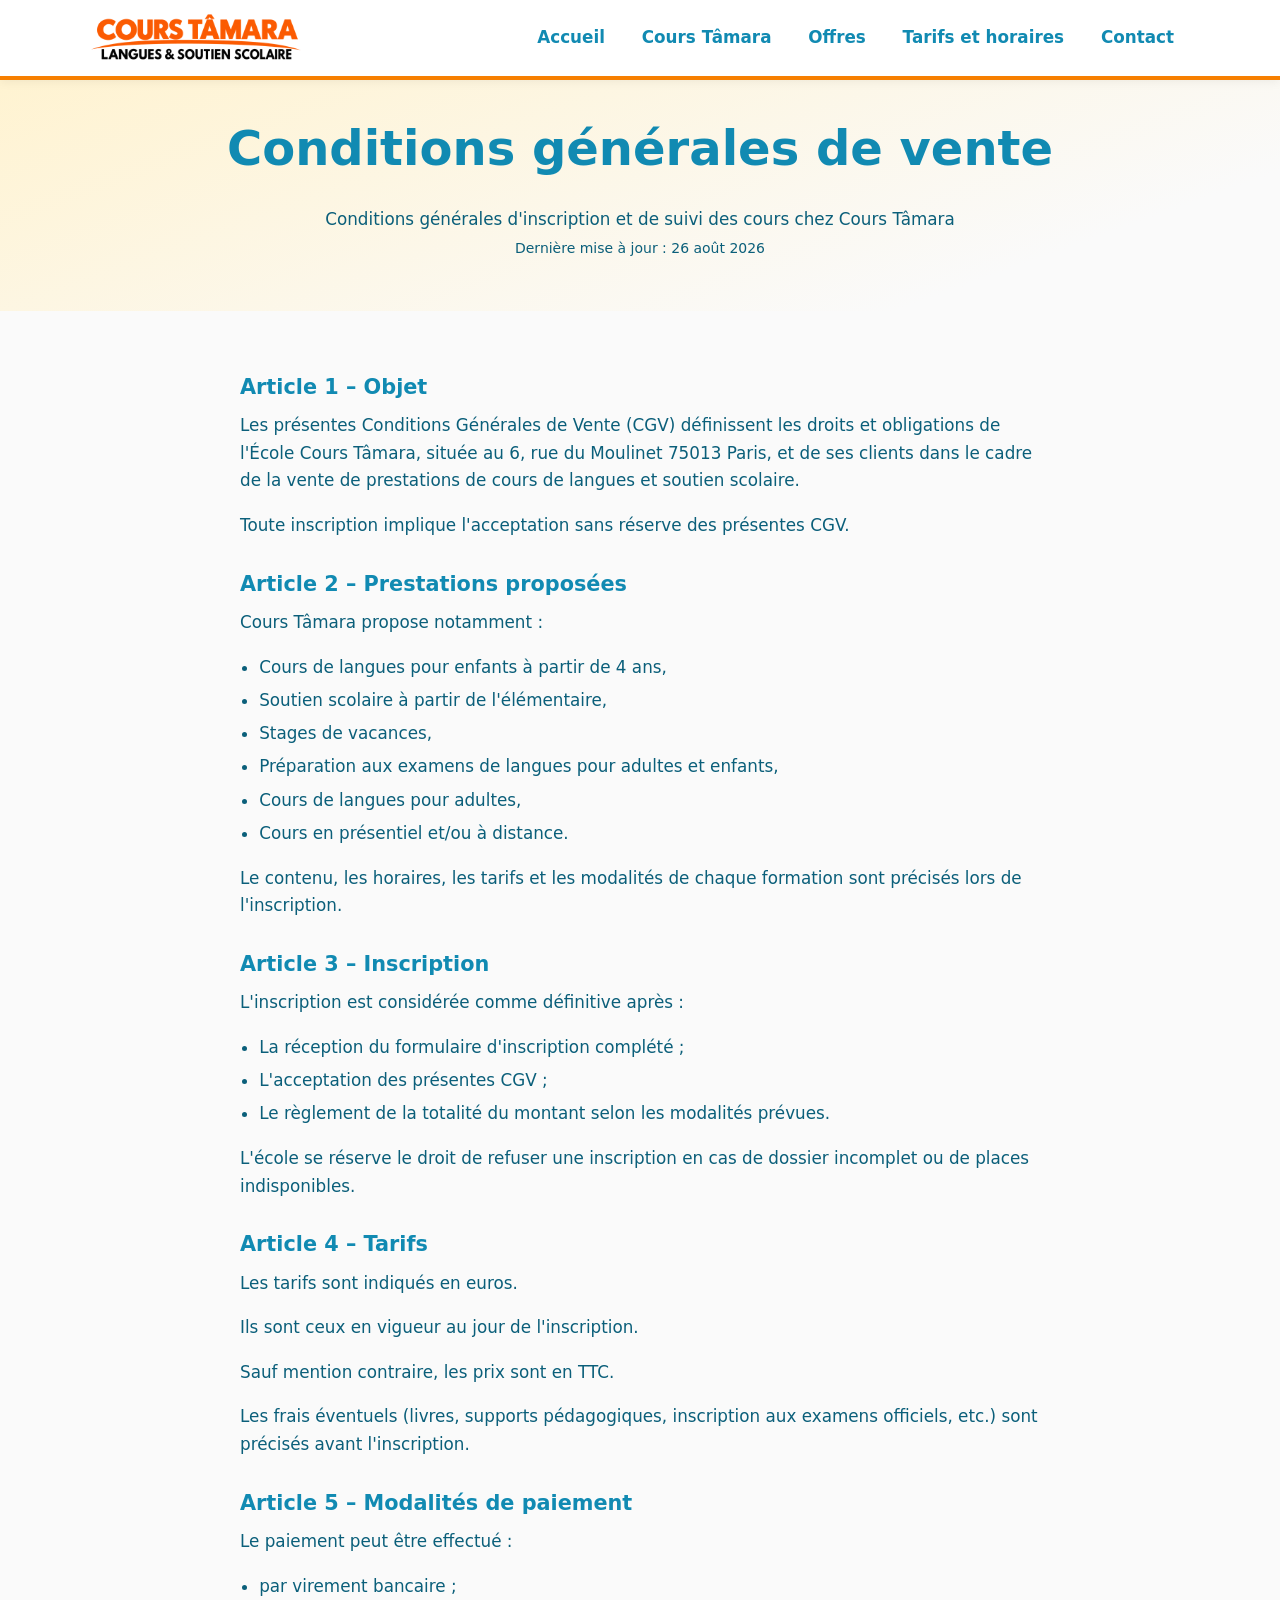
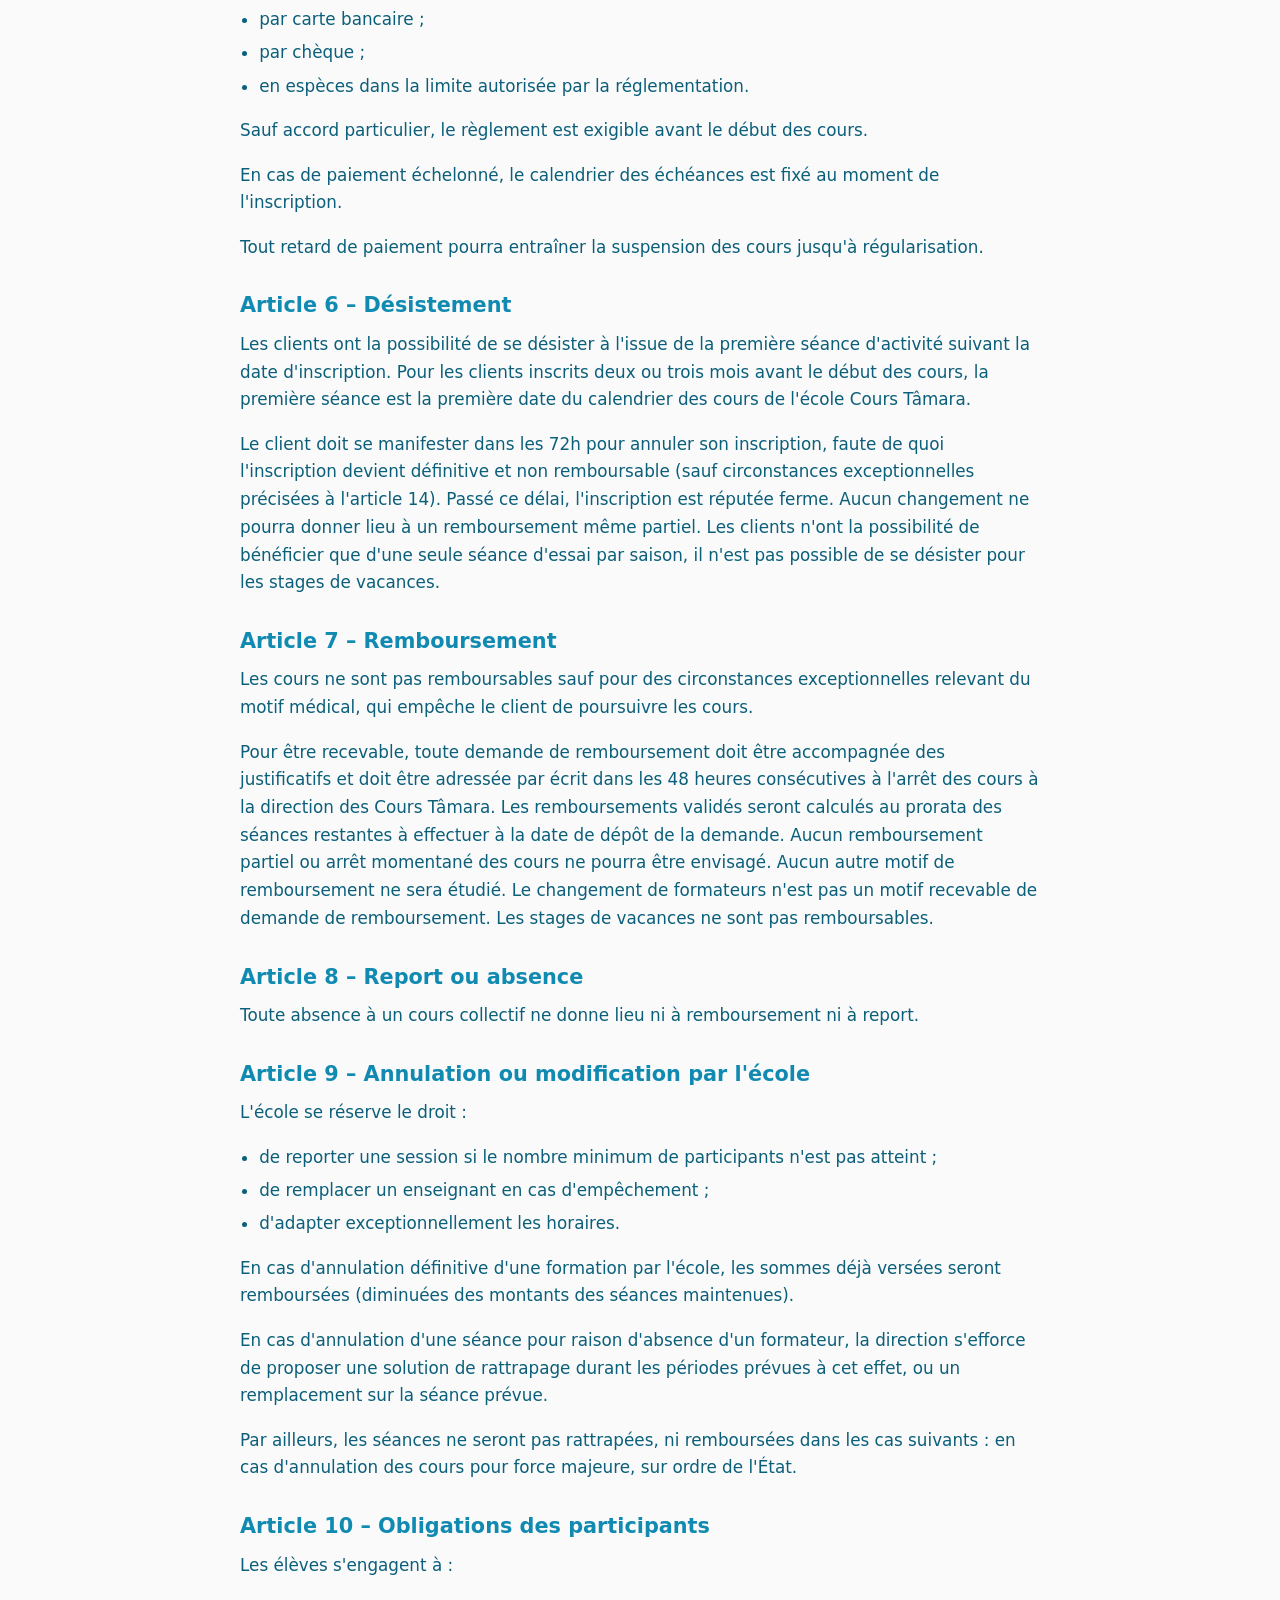
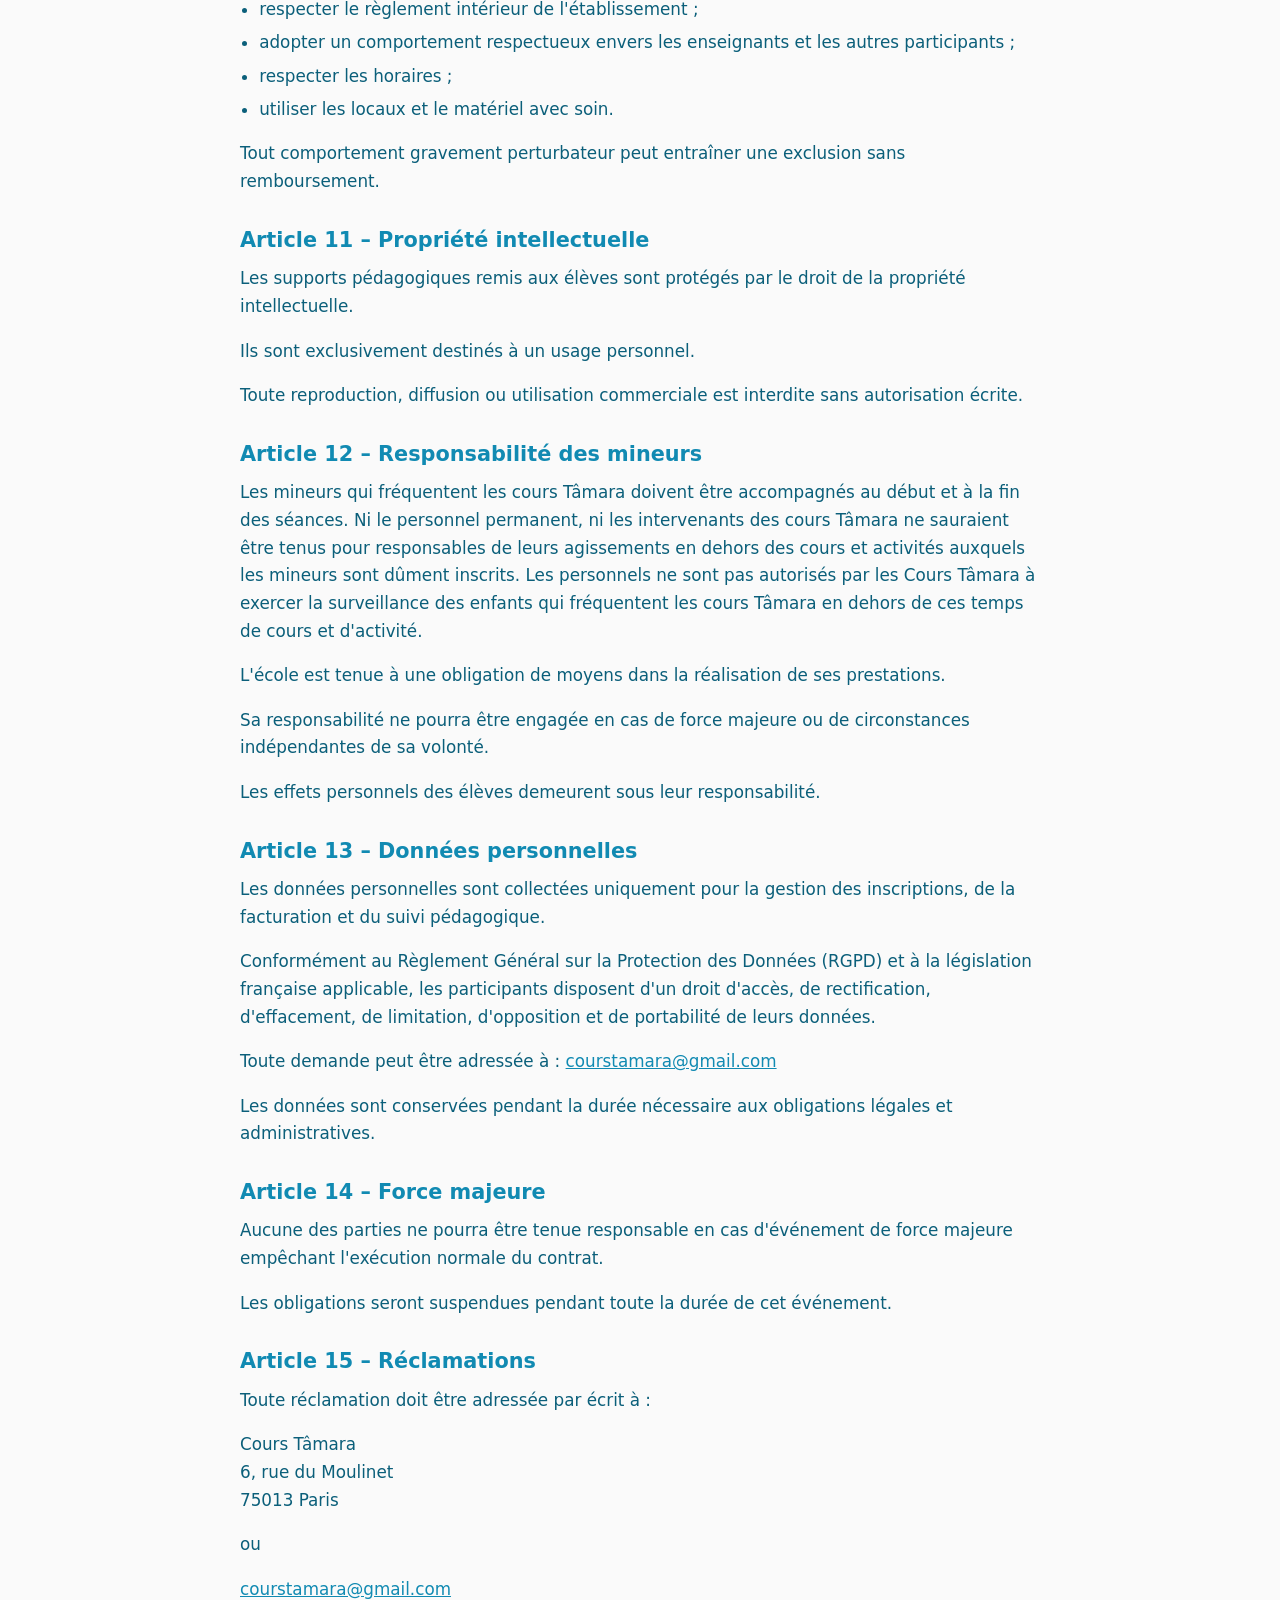
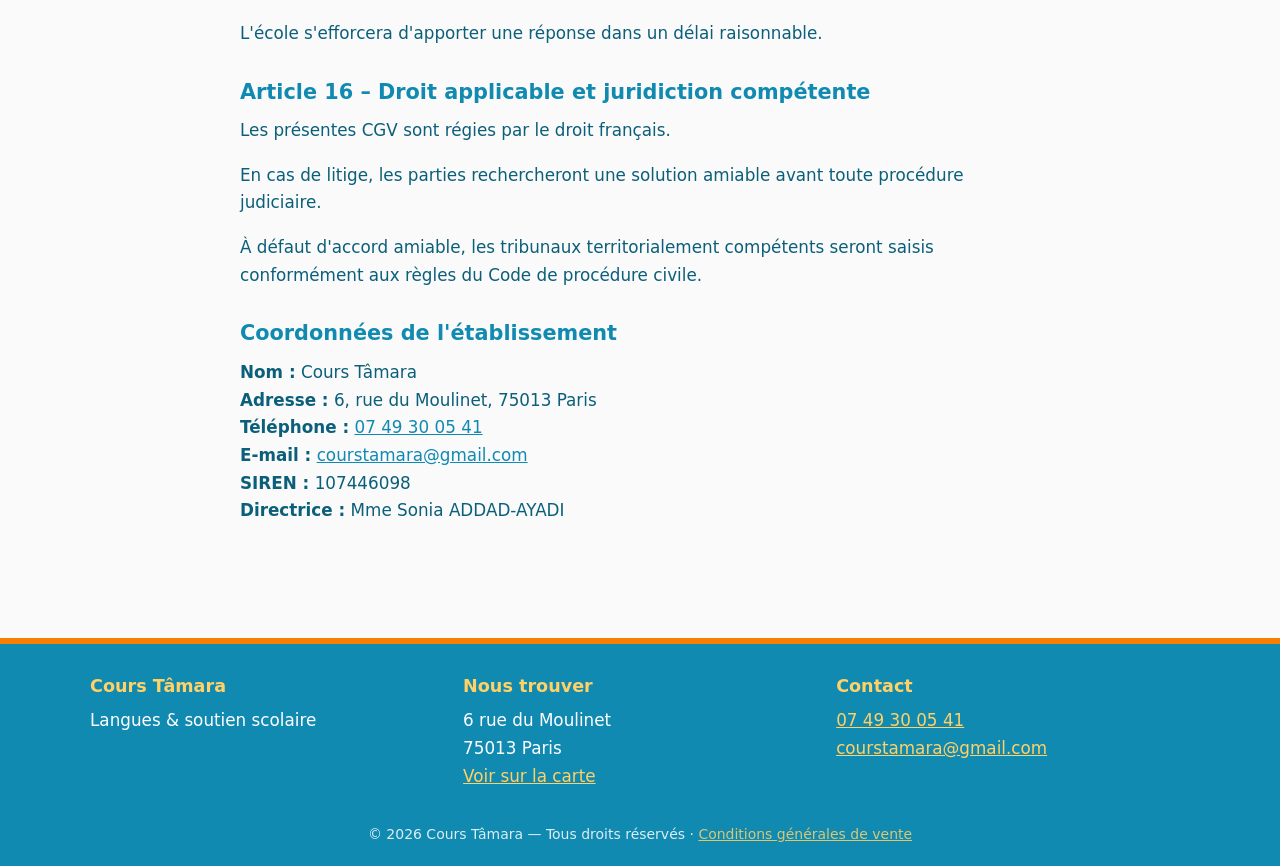
<file: cgv.html>
<!DOCTYPE html>
<html lang="fr">
<head>
  <meta charset="UTF-8">
  <meta name="viewport" content="width=device-width, initial-scale=1">
  <title>Conditions générales de vente — Cours Tâmara</title>
  <meta name="description" content="Conditions générales d'inscription et de suivi des cours de Cours Tâmara, Paris 13e : cours de langues et soutien scolaire.">
  <link rel="icon" type="image/png" sizes="32x32" href="images/favicon-32.png">
  <link rel="icon" type="image/png" sizes="192x192" href="images/icon-192.png">
  <link rel="apple-touch-icon" href="images/apple-touch-icon.png">
  <link rel="shortcut icon" href="favicon.ico">
  <link rel="stylesheet" href="css/style.css">
</head>
<body>
  <a class="skip" href="#contenu">Aller au contenu</a>

  <header class="entete">
    <div class="conteneur">
      <a class="logo" href="index.html"><img src="images/logo.png" alt="Cours Tâmara — Langues et soutien scolaire"></a>
      <button class="burger" aria-expanded="false" aria-controls="menu" aria-label="Ouvrir ou fermer le menu">☰</button>
      <nav class="menu" id="menu" aria-label="Navigation principale">
        <ul>
          <li><a href="index.html">Accueil</a></li>
          <li><a href="cours-tamara.html">Cours Tâmara</a></li>
          <li><a href="offres.html">Offres</a></li>
          <li><a href="tarifs.html">Tarifs et horaires</a></li>
          <li><a href="contact.html">Contact</a></li>
        </ul>
      </nav>
    </div>
  </header>

  <main id="contenu">
    <section class="page-titre">
      <div class="conteneur">
        <h1>Conditions générales de vente</h1>
        <p>Conditions générales d'inscription et de suivi des cours chez Cours Tâmara<br>
        <small>Dernière mise à jour : 26 août 2026</small></p>
      </div>
    </section>

    <section class="section">
      <div class="conteneur texte-legal">

        <h2>Article 1 – Objet</h2>
        <p>Les présentes Conditions Générales de Vente (CGV) définissent les droits et obligations de l'École Cours Tâmara, située au 6, rue du Moulinet 75013 Paris, et de ses clients dans le cadre de la vente de prestations de cours de langues et soutien scolaire.</p>
        <p>Toute inscription implique l'acceptation sans réserve des présentes CGV.</p>

        <h2>Article 2 – Prestations proposées</h2>
        <p>Cours Tâmara propose notamment :</p>
        <ul class="liste">
          <li>Cours de langues pour enfants à partir de 4 ans,</li>
          <li>Soutien scolaire à partir de l'élémentaire,</li>
          <li>Stages de vacances,</li>
          <li>Préparation aux examens de langues pour adultes et enfants,</li>
          <li>Cours de langues pour adultes,</li>
          <li>Cours en présentiel et/ou à distance.</li>
        </ul>
        <p>Le contenu, les horaires, les tarifs et les modalités de chaque formation sont précisés lors de l'inscription.</p>

        <h2>Article 3 – Inscription</h2>
        <p>L'inscription est considérée comme définitive après :</p>
        <ul class="liste">
          <li>La réception du formulaire d'inscription complété ;</li>
          <li>L'acceptation des présentes CGV ;</li>
          <li>Le règlement de la totalité du montant selon les modalités prévues.</li>
        </ul>
        <p>L'école se réserve le droit de refuser une inscription en cas de dossier incomplet ou de places indisponibles.</p>

        <h2>Article 4 – Tarifs</h2>
        <p>Les tarifs sont indiqués en euros.</p>
        <p>Ils sont ceux en vigueur au jour de l'inscription.</p>
        <p>Sauf mention contraire, les prix sont en TTC.</p>
        <p>Les frais éventuels (livres, supports pédagogiques, inscription aux examens officiels, etc.) sont précisés avant l'inscription.</p>

        <h2>Article 5 – Modalités de paiement</h2>
        <p>Le paiement peut être effectué :</p>
        <ul class="liste">
          <li>par virement bancaire ;</li>
          <li>par carte bancaire ;</li>
          <li>par chèque ;</li>
          <li>en espèces dans la limite autorisée par la réglementation.</li>
        </ul>
        <p>Sauf accord particulier, le règlement est exigible avant le début des cours.</p>
        <p>En cas de paiement échelonné, le calendrier des échéances est fixé au moment de l'inscription.</p>
        <p>Tout retard de paiement pourra entraîner la suspension des cours jusqu'à régularisation.</p>

        <h2>Article 6 – Désistement</h2>
        <p>Les clients ont la possibilité de se désister à l'issue de la première séance d'activité suivant la date d'inscription. Pour les clients inscrits deux ou trois mois avant le début des cours, la première séance est la première date du calendrier des cours de l'école Cours Tâmara.</p>
        <p>Le client doit se manifester dans les 72h pour annuler son inscription, faute de quoi l'inscription devient définitive et non remboursable (sauf circonstances exceptionnelles précisées à l'article 14). Passé ce délai, l'inscription est réputée ferme. Aucun changement ne pourra donner lieu à un remboursement même partiel. Les clients n'ont la possibilité de bénéficier que d'une seule séance d'essai par saison, il n'est pas possible de se désister pour les stages de vacances.</p>

        <h2>Article 7 – Remboursement</h2>
        <p>Les cours ne sont pas remboursables sauf pour des circonstances exceptionnelles relevant du motif médical, qui empêche le client de poursuivre les cours.</p>
        <p>Pour être recevable, toute demande de remboursement doit être accompagnée des justificatifs et doit être adressée par écrit dans les 48 heures consécutives à l'arrêt des cours à la direction des Cours Tâmara. Les remboursements validés seront calculés au prorata des séances restantes à effectuer à la date de dépôt de la demande. Aucun remboursement partiel ou arrêt momentané des cours ne pourra être envisagé. Aucun autre motif de remboursement ne sera étudié. Le changement de formateurs n'est pas un motif recevable de demande de remboursement. Les stages de vacances ne sont pas remboursables.</p>

        <h2>Article 8 – Report ou absence</h2>
        <p>Toute absence à un cours collectif ne donne lieu ni à remboursement ni à report.</p>

        <h2>Article 9 – Annulation ou modification par l'école</h2>
        <p>L'école se réserve le droit :</p>
        <ul class="liste">
          <li>de reporter une session si le nombre minimum de participants n'est pas atteint ;</li>
          <li>de remplacer un enseignant en cas d'empêchement ;</li>
          <li>d'adapter exceptionnellement les horaires.</li>
        </ul>
        <p>En cas d'annulation définitive d'une formation par l'école, les sommes déjà versées seront remboursées (diminuées des montants des séances maintenues).</p>
        <p>En cas d'annulation d'une séance pour raison d'absence d'un formateur, la direction s'efforce de proposer une solution de rattrapage durant les périodes prévues à cet effet, ou un remplacement sur la séance prévue.</p>
        <p>Par ailleurs, les séances ne seront pas rattrapées, ni remboursées dans les cas suivants : en cas d'annulation des cours pour force majeure, sur ordre de l'État.</p>

        <h2>Article 10 – Obligations des participants</h2>
        <p>Les élèves s'engagent à :</p>
        <ul class="liste">
          <li>respecter le règlement intérieur de l'établissement ;</li>
          <li>adopter un comportement respectueux envers les enseignants et les autres participants ;</li>
          <li>respecter les horaires ;</li>
          <li>utiliser les locaux et le matériel avec soin.</li>
        </ul>
        <p>Tout comportement gravement perturbateur peut entraîner une exclusion sans remboursement.</p>

        <h2>Article 11 – Propriété intellectuelle</h2>
        <p>Les supports pédagogiques remis aux élèves sont protégés par le droit de la propriété intellectuelle.</p>
        <p>Ils sont exclusivement destinés à un usage personnel.</p>
        <p>Toute reproduction, diffusion ou utilisation commerciale est interdite sans autorisation écrite.</p>

        <h2>Article 12 – Responsabilité des mineurs</h2>
        <p>Les mineurs qui fréquentent les cours Tâmara doivent être accompagnés au début et à la fin des séances. Ni le personnel permanent, ni les intervenants des cours Tâmara ne sauraient être tenus pour responsables de leurs agissements en dehors des cours et activités auxquels les mineurs sont dûment inscrits. Les personnels ne sont pas autorisés par les Cours Tâmara à exercer la surveillance des enfants qui fréquentent les cours Tâmara en dehors de ces temps de cours et d'activité.</p>
        <p>L'école est tenue à une obligation de moyens dans la réalisation de ses prestations.</p>
        <p>Sa responsabilité ne pourra être engagée en cas de force majeure ou de circonstances indépendantes de sa volonté.</p>
        <p>Les effets personnels des élèves demeurent sous leur responsabilité.</p>

        <h2>Article 13 – Données personnelles</h2>
        <p>Les données personnelles sont collectées uniquement pour la gestion des inscriptions, de la facturation et du suivi pédagogique.</p>
        <p>Conformément au Règlement Général sur la Protection des Données (RGPD) et à la législation française applicable, les participants disposent d'un droit d'accès, de rectification, d'effacement, de limitation, d'opposition et de portabilité de leurs données.</p>
        <p>Toute demande peut être adressée à : <a href="mailto:courstamara@gmail.com">courstamara@gmail.com</a></p>
        <p>Les données sont conservées pendant la durée nécessaire aux obligations légales et administratives.</p>

        <h2>Article 14 – Force majeure</h2>
        <p>Aucune des parties ne pourra être tenue responsable en cas d'événement de force majeure empêchant l'exécution normale du contrat.</p>
        <p>Les obligations seront suspendues pendant toute la durée de cet événement.</p>

        <h2>Article 15 – Réclamations</h2>
        <p>Toute réclamation doit être adressée par écrit à :</p>
        <p>Cours Tâmara<br>6, rue du Moulinet<br>75013 Paris</p>
        <p>ou</p>
        <p><a href="mailto:courstamara@gmail.com">courstamara@gmail.com</a></p>
        <p>L'école s'efforcera d'apporter une réponse dans un délai raisonnable.</p>

        <h2>Article 16 – Droit applicable et juridiction compétente</h2>
        <p>Les présentes CGV sont régies par le droit français.</p>
        <p>En cas de litige, les parties rechercheront une solution amiable avant toute procédure judiciaire.</p>
        <p>À défaut d'accord amiable, les tribunaux territorialement compétents seront saisis conformément aux règles du Code de procédure civile.</p>

        <h2>Coordonnées de l'établissement</h2>
        <p>
          <strong>Nom :</strong> Cours Tâmara<br>
          <strong>Adresse :</strong> 6, rue du Moulinet, 75013 Paris<br>
          <strong>Téléphone :</strong> <a href="tel:+33749300541">07 49 30 05 41</a><br>
          <strong>E-mail :</strong> <a href="mailto:courstamara@gmail.com">courstamara@gmail.com</a><br>
          <strong>SIREN :</strong> 107446098<br>
          <strong>Directrice :</strong> Mme Sonia ADDAD-AYADI
        </p>

      </div>
    </section>
  </main>

  <footer class="pied">
    <div class="conteneur">
      <div class="grille trois">
        <div>
          <h3>Cours Tâmara</h3>
          <p>Langues &amp; soutien scolaire</p>
        </div>
        <div>
          <h3>Nous trouver</h3>
          <p>6 rue du Moulinet<br>75013 Paris<br>
          <a href="https://www.google.com/maps/search/?api=1&amp;query=6+rue+du+Moulinet+75013+Paris" target="_blank" rel="noopener">Voir sur la carte</a></p>
        </div>
        <div>
          <h3>Contact</h3>
          <p><a href="tel:+33749300541">07 49 30 05 41</a><br><a href="mailto:courstamara@gmail.com">courstamara@gmail.com</a></p>
        </div>
      </div>
      <small>© 2026 Cours Tâmara — Tous droits réservés · <a href="cgv.html">Conditions générales de vente</a></small>
    </div>
  </footer>

  <script src="js/menu.js"></script>
</body>
</html>
</file>
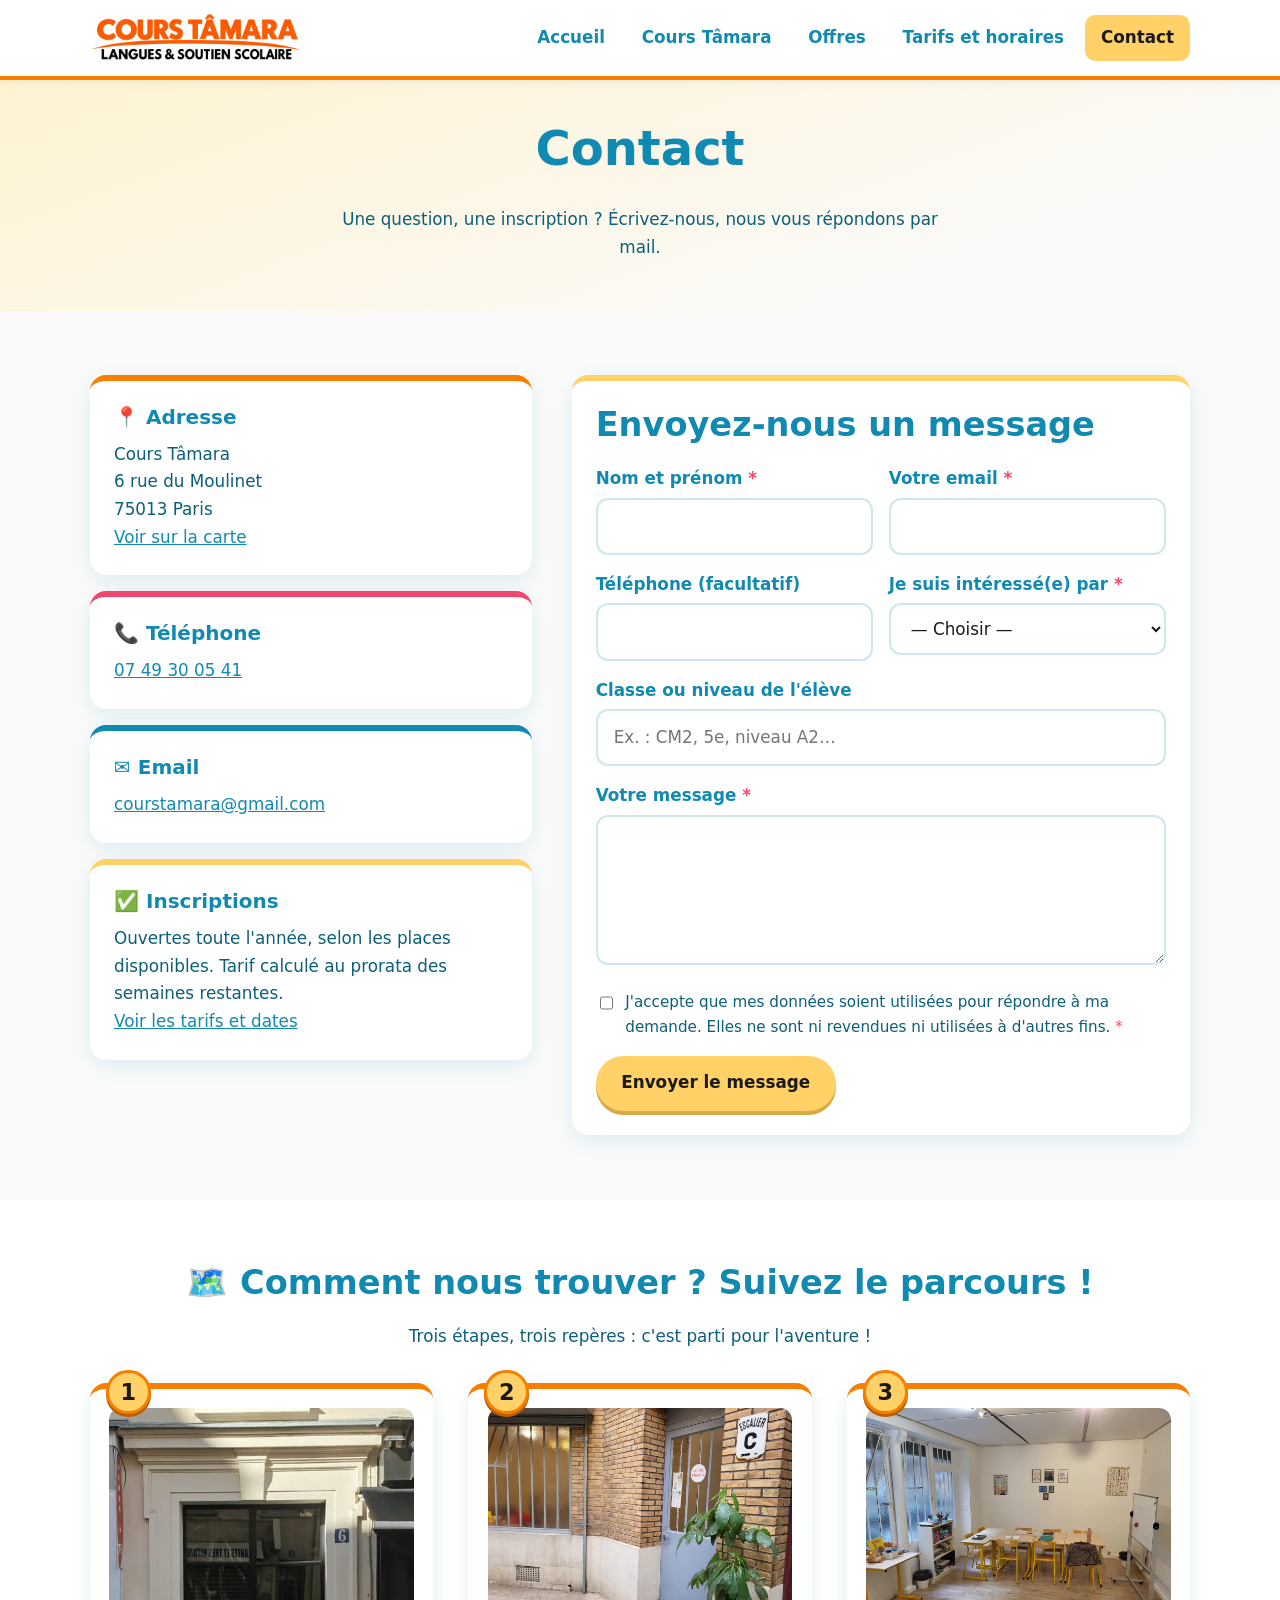
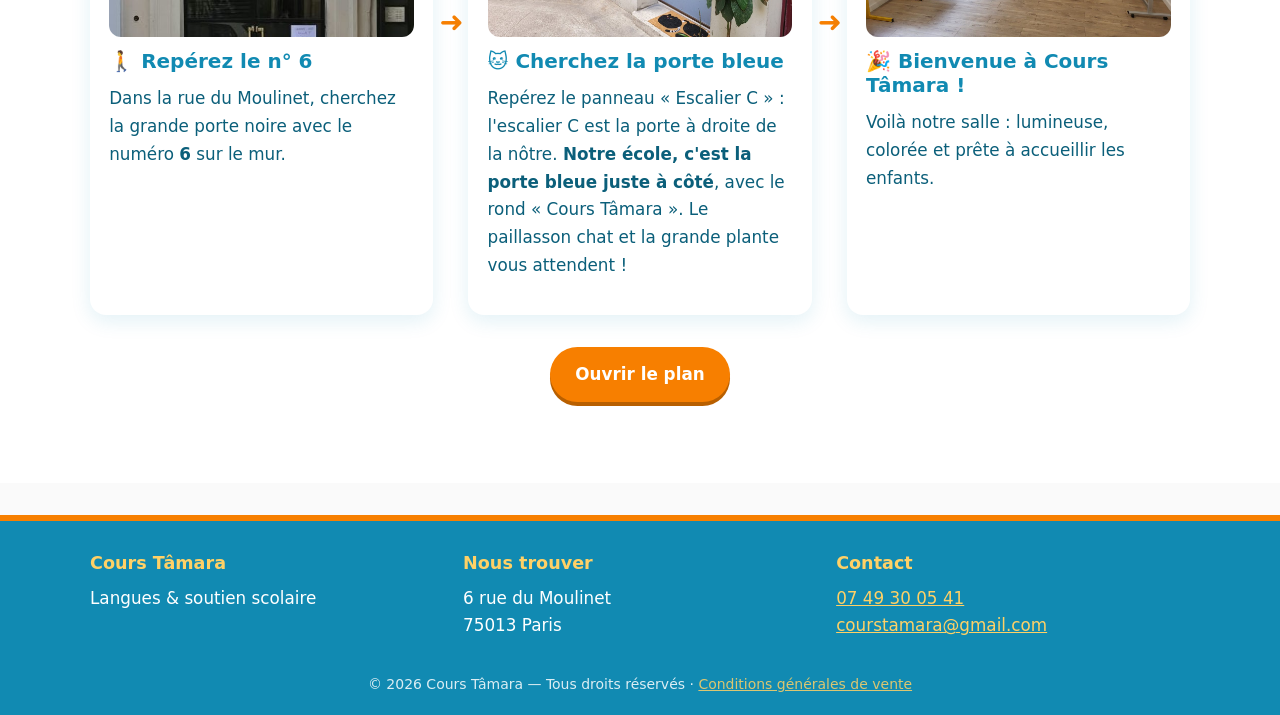
<file: contact.html>
<!DOCTYPE html>
<html lang="fr">
<head>
  <meta charset="UTF-8">
  <meta name="viewport" content="width=device-width, initial-scale=1">
  <title>Contact — Cours Tâmara</title>
  <meta name="description" content="Contactez Cours Tâmara, 6 rue du Moulinet, Paris 13e : renseignements sur les cours de langues et le soutien scolaire.">
  <link rel="icon" type="image/png" sizes="32x32" href="images/favicon-32.png">
  <link rel="icon" type="image/png" sizes="192x192" href="images/icon-192.png">
  <link rel="apple-touch-icon" href="images/apple-touch-icon.png">
  <link rel="shortcut icon" href="favicon.ico">
  <link rel="stylesheet" href="css/style.css">
</head>
<body>
  <a class="skip" href="#contenu">Aller au contenu</a>

  <header class="entete">
    <div class="conteneur">
      <a class="logo" href="index.html"><img src="images/logo.png" alt="Cours Tâmara — Langues et soutien scolaire"></a>
      <button class="burger" aria-expanded="false" aria-controls="menu" aria-label="Ouvrir ou fermer le menu">☰</button>
      <nav class="menu" id="menu" aria-label="Navigation principale">
        <ul>
          <li><a href="index.html">Accueil</a></li>
          <li><a href="cours-tamara.html">Cours Tâmara</a></li>
          <li><a href="offres.html">Offres</a></li>
          <li><a href="tarifs.html">Tarifs et horaires</a></li>
          <li><a href="contact.html" aria-current="page">Contact</a></li>
        </ul>
      </nav>
    </div>
  </header>

  <main id="contenu">
    <section class="page-titre">
      <div class="conteneur">
        <h1>Contact</h1>
        <p>Une question, une inscription ? Écrivez-nous, nous vous répondons par mail.</p>
      </div>
    </section>

    <section class="section">
      <div class="conteneur contact-layout">

        <div>
          <div class="contact-infos">
            <div class="carte orange">
              <h3>📍 Adresse</h3>
              <p>Cours Tâmara<br>6 rue du Moulinet<br>75013 Paris</p>
              <p><a href="https://www.google.com/maps/search/?api=1&amp;query=6+rue+du+Moulinet+75013+Paris" target="_blank" rel="noopener">Voir sur la carte</a></p>
            </div>
            <div class="carte corail">
              <h3>📞 Téléphone</h3>
              <p><a href="tel:+33749300541">07 49 30 05 41</a></p>
            </div>
            <div class="carte bleue">
              <h3>✉️ Email</h3>
              <p><a href="mailto:courstamara@gmail.com">courstamara@gmail.com</a></p>
            </div>
            <div class="carte">
              <h3>✅ Inscriptions</h3>
              <p>Ouvertes toute l'année, selon les places disponibles. Tarif calculé au prorata des semaines restantes.</p>
              <p><a href="tarifs.html#inscriptions">Voir les tarifs et dates</a></p>
            </div>
          </div>
        </div>

        <div class="carte">
          <h2>Envoyez-nous un message</h2>

          <!-- IMPORTANT : remplacer VOTRE_ID_FORMSPREE par l'identifiant fourni par Formspree
               (voir les explications données avec le site) -->
          <form class="formulaire" action="https://formspree.io/f/xpppjgnk" method="POST">

            <div class="deux-champs">
              <div class="champ">
                <label for="nom">Nom et prénom <span class="requis">*</span></label>
                <input type="text" id="nom" name="nom" autocomplete="name" required>
              </div>
              <div class="champ">
                <label for="email">Votre email <span class="requis">*</span></label>
                <input type="email" id="email" name="email" autocomplete="email" required>
              </div>
            </div>

            <div class="deux-champs">
              <div class="champ">
                <label for="telephone">Téléphone (facultatif)</label>
                <input type="tel" id="telephone" name="telephone" autocomplete="tel">
              </div>
              <div class="champ">
                <label for="sujet">Je suis intéressé(e) par <span class="requis">*</span></label>
                <select id="sujet" name="sujet" required>
                  <option value="">— Choisir —</option>
                  <option value="Arabe">Cours d'arabe littéraire</option>
                  <option value="Anglais">Cours d'anglais</option>
                  <option value="Soutien scolaire">Soutien scolaire</option>
                  <option value="Autre">Autre question</option>
                </select>
              </div>
            </div>

            <div class="champ">
              <label for="niveau">Classe ou niveau de l'élève</label>
              <input type="text" id="niveau" name="niveau" placeholder="Ex. : CM2, 5e, niveau A2…">
            </div>

            <div class="champ">
              <label for="message">Votre message <span class="requis">*</span></label>
              <textarea id="message" name="message" required></textarea>
            </div>

            <!-- Champ anti-spam : doit rester vide -->
            <div class="piege" aria-hidden="true">
              <label>Ne pas remplir <input type="text" name="_gotcha" tabindex="-1" autocomplete="off"></label>
            </div>

            <label class="consentement">
              <input type="checkbox" name="consentement" required>
              <span>J'accepte que mes données soient utilisées pour répondre à ma demande. Elles ne sont ni revendues ni utilisées à d'autres fins. <span class="requis">*</span></span>
            </label>

            <div>
              <button type="submit" class="bouton">Envoyer le message</button>
            </div>
          </form>
        </div>

      </div>
    </section>

    <section class="section alt" id="parcours">
      <div class="conteneur">
        <h2 class="centre">🗺️ Comment nous trouver ? Suivez le parcours !</h2>
        <p class="intro centre">Trois étapes, trois repères : c'est parti pour l'aventure !</p>
        <ol class="parcours">
          <li class="etape">
            <span class="etape-num" aria-hidden="true">1</span>
            <img src="images/lieu-rue.jpg" alt="La porte noire du numéro 6 de la rue du Moulinet" loading="lazy">
            <h3>🚶 Repérez le n°&nbsp;6</h3>
            <p>Dans la rue du Moulinet, cherchez la grande porte noire avec le numéro <strong>6</strong> sur le mur.</p>
          </li>
          <li class="etape">
            <span class="etape-num" aria-hidden="true">2</span>
            <img src="images/lieu-entree.jpg" alt="La porte bleue de Cours Tâmara avec son rond, à côté du panneau Escalier C, une grande plante et un paillasson chat" loading="lazy">
            <h3>🐱 Cherchez la porte bleue</h3>
            <p>Repérez le panneau « Escalier C » : l'escalier C est la porte à droite de la nôtre. <strong>Notre école, c'est la porte bleue juste à côté</strong>, avec le rond « Cours Tâmara ». Le paillasson chat et la grande plante vous attendent !</p>
          </li>
          <li class="etape">
            <span class="etape-num" aria-hidden="true">3</span>
            <img src="images/lieu-salle.jpg" alt="La salle de cours avec ses tables jaunes" loading="lazy">
            <h3>🎉 Bienvenue à Cours Tâmara !</h3>
            <p>Voilà notre salle : lumineuse, colorée et prête à accueillir les enfants.</p>
          </li>
        </ol>
        <p class="centre"><a class="bouton secondaire" href="https://www.google.com/maps/search/?api=1&amp;query=6+rue+du+Moulinet+75013+Paris" target="_blank" rel="noopener">Ouvrir le plan</a></p>
      </div>
    </section>
  </main>

  <footer class="pied">
    <div class="conteneur">
      <div class="grille trois">
        <div>
          <h3>Cours Tâmara</h3>
          <p>Langues &amp; soutien scolaire</p>
        </div>
        <div>
          <h3>Nous trouver</h3>
          <p>6 rue du Moulinet<br>75013 Paris</p>
        </div>
        <div>
          <h3>Contact</h3>
          <p><a href="tel:+33749300541">07 49 30 05 41</a><br><a href="mailto:courstamara@gmail.com">courstamara@gmail.com</a></p>
        </div>
      </div>
      <small>© 2026 Cours Tâmara — Tous droits réservés · <a href="cgv.html">Conditions générales de vente</a></small>
    </div>
  </footer>

  <script src="js/menu.js"></script>
  <script>
    // Pré-sélectionne le sujet quand on arrive depuis une page d'offre (?sujet=arabe / anglais / soutien)
    (function () {
      var p = new URLSearchParams(window.location.search).get('sujet');
      var s = document.getElementById('sujet');
      if (p === 'soutien') s.value = 'Soutien scolaire';
      if (p === 'arabe') s.value = 'Arabe';
      if (p === 'anglais') s.value = 'Anglais';
    })();
  </script>
</body>
</html>
</file>
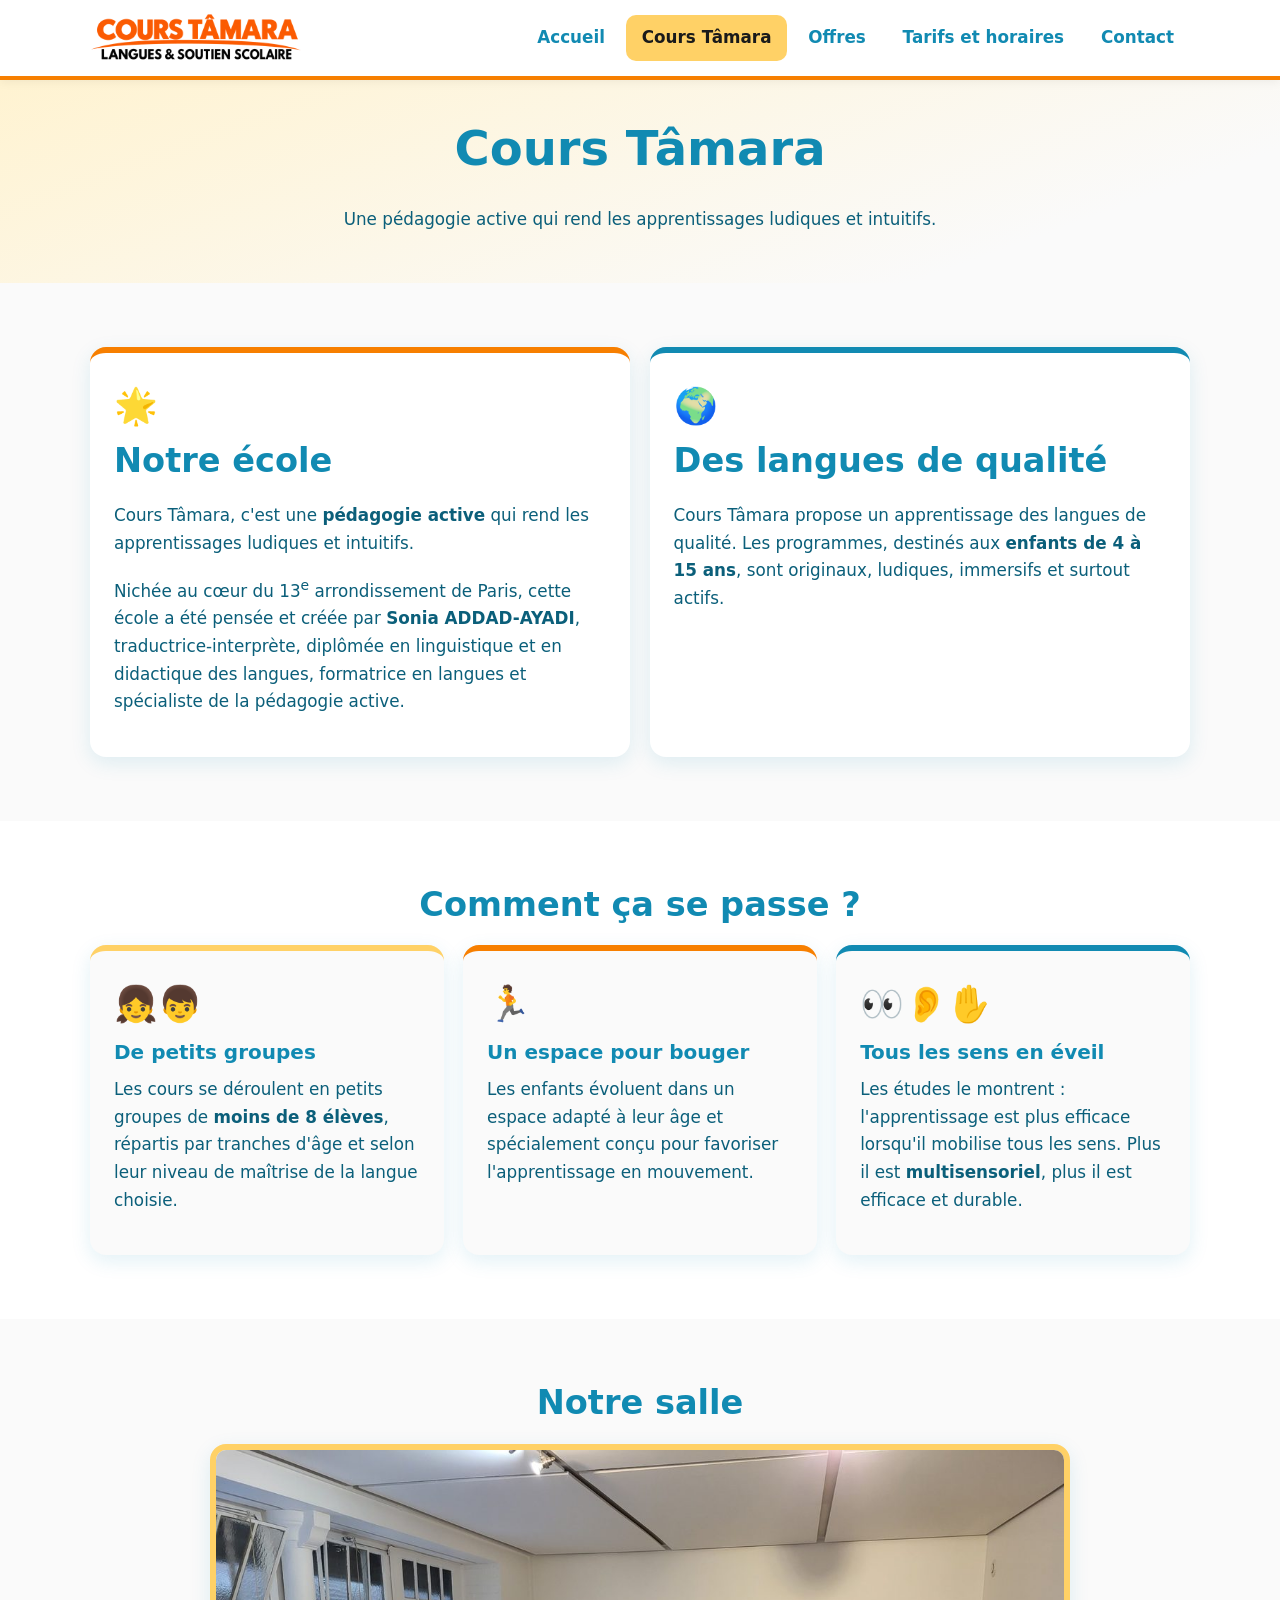
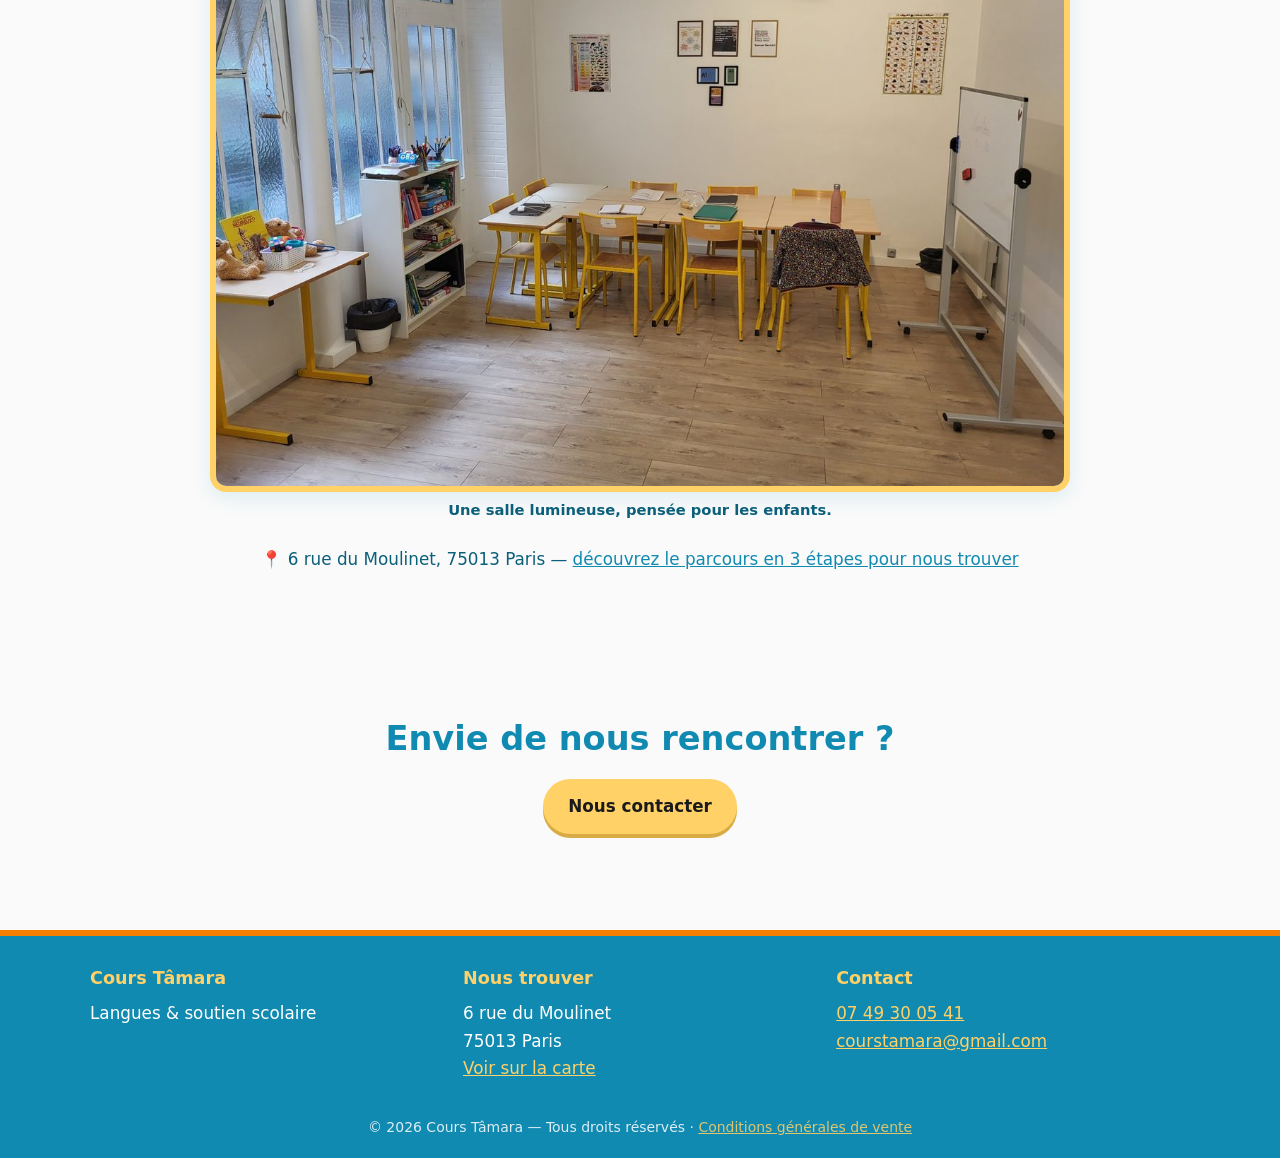
<file: cours-tamara.html>
<!DOCTYPE html>
<html lang="fr">
<head>
  <meta charset="UTF-8">
  <meta name="viewport" content="width=device-width, initial-scale=1">
  <title>Cours Tâmara — Notre école et notre pédagogie active</title>
  <meta name="description" content="Cours Tâmara, école de langues du 13e à Paris pour les 4 à 15 ans : pédagogie active, petits groupes de moins de 8 élèves, apprentissage multisensoriel.">
  <link rel="icon" type="image/png" sizes="32x32" href="images/favicon-32.png">
  <link rel="icon" type="image/png" sizes="192x192" href="images/icon-192.png">
  <link rel="apple-touch-icon" href="images/apple-touch-icon.png">
  <link rel="shortcut icon" href="favicon.ico">
  <link rel="stylesheet" href="css/style.css">
</head>
<body>
  <a class="skip" href="#contenu">Aller au contenu</a>

  <header class="entete">
    <div class="conteneur">
      <a class="logo" href="index.html"><img src="images/logo.png" alt="Cours Tâmara — Langues et soutien scolaire"></a>
      <button class="burger" aria-expanded="false" aria-controls="menu" aria-label="Ouvrir ou fermer le menu">☰</button>
      <nav class="menu" id="menu" aria-label="Navigation principale">
        <ul>
          <li><a href="index.html">Accueil</a></li>
          <li><a href="cours-tamara.html" aria-current="page">Cours Tâmara</a></li>
          <li><a href="offres.html">Offres</a></li>
          <li><a href="tarifs.html">Tarifs et horaires</a></li>
          <li><a href="contact.html">Contact</a></li>
        </ul>
      </nav>
    </div>
  </header>

  <main id="contenu">
    <section class="page-titre">
      <div class="conteneur">
        <h1>Cours Tâmara</h1>
        <p>Une pédagogie active qui rend les apprentissages ludiques et intuitifs.</p>
      </div>
    </section>

    <section class="section">
      <div class="conteneur">
        <div class="grille deux">
          <div class="carte orange">
            <div class="icone" aria-hidden="true">🌟</div>
            <h2>Notre école</h2>
            <p>Cours Tâmara, c'est une <strong>pédagogie active</strong> qui rend les apprentissages ludiques et intuitifs.</p>
            <p>Nichée au cœur du 13<sup>e</sup> arrondissement de Paris, cette école a été pensée et créée par <strong>Sonia ADDAD-AYADI</strong>, traductrice-interprète, diplômée en linguistique et en didactique des langues, formatrice en langues et spécialiste de la pédagogie active.</p>
          </div>
          <div class="carte bleue">
            <div class="icone" aria-hidden="true">🌍</div>
            <h2>Des langues de qualité</h2>
            <p>Cours Tâmara propose un apprentissage des langues de qualité. Les programmes, destinés aux <strong>enfants de 4 à 15 ans</strong>, sont originaux, ludiques, immersifs et surtout actifs.</p>
          </div>
        </div>
      </div>
    </section>

    <section class="section alt">
      <div class="conteneur">
        <h2 class="centre">Comment ça se passe ?</h2>
        <div class="grille trois">
          <div class="carte">
            <div class="icone" aria-hidden="true">👧👦</div>
            <h3>De petits groupes</h3>
            <p>Les cours se déroulent en petits groupes de <strong>moins de 8 élèves</strong>, répartis par tranches d'âge et selon leur niveau de maîtrise de la langue choisie.</p>
          </div>
          <div class="carte orange">
            <div class="icone" aria-hidden="true">🏃</div>
            <h3>Un espace pour bouger</h3>
            <p>Les enfants évoluent dans un espace adapté à leur âge et spécialement conçu pour favoriser l'apprentissage en mouvement.</p>
          </div>
          <div class="carte bleue">
            <div class="icone" aria-hidden="true">👀👂✋</div>
            <h3>Tous les sens en éveil</h3>
            <p>Les études le montrent : l'apprentissage est plus efficace lorsqu'il mobilise tous les sens. Plus il est <strong>multisensoriel</strong>, plus il est efficace et durable.</p>
          </div>
        </div>
      </div>
    </section>

    <section class="section">
      <div class="conteneur">
        <h2 class="centre">Notre salle</h2>
        <figure class="grande-photo">
          <img src="images/lieu-salle.jpg" alt="La salle de cours : tables et chaises jaunes, étagère de jeux, tableau blanc et affiches de lettres arabes" loading="lazy">
          <figcaption>Une salle lumineuse, pensée pour les enfants.</figcaption>
        </figure>
        <p class="centre" style="margin-top:1.5rem">📍 6 rue du Moulinet, 75013 Paris — <a href="contact.html#parcours">découvrez le parcours en 3 étapes pour nous trouver</a></p>
      </div>
    </section>

    <section class="section centre">
      <div class="conteneur">
        <h2>Envie de nous rencontrer ?</h2>
        <a class="bouton" href="contact.html">Nous contacter</a>
      </div>
    </section>
  </main>

  <footer class="pied">
    <div class="conteneur">
      <div class="grille trois">
        <div>
          <h3>Cours Tâmara</h3>
          <p>Langues &amp; soutien scolaire</p>
        </div>
        <div>
          <h3>Nous trouver</h3>
          <p>6 rue du Moulinet<br>75013 Paris<br>
          <a href="https://www.google.com/maps/search/?api=1&amp;query=6+rue+du+Moulinet+75013+Paris" target="_blank" rel="noopener">Voir sur la carte</a></p>
        </div>
        <div>
          <h3>Contact</h3>
          <p><a href="tel:+33749300541">07 49 30 05 41</a><br><a href="mailto:courstamara@gmail.com">courstamara@gmail.com</a></p>
        </div>
      </div>
      <small>© 2026 Cours Tâmara — Tous droits réservés · <a href="cgv.html">Conditions générales de vente</a></small>
    </div>
  </footer>

  <script src="js/menu.js"></script>
</body>
</html>
</file>
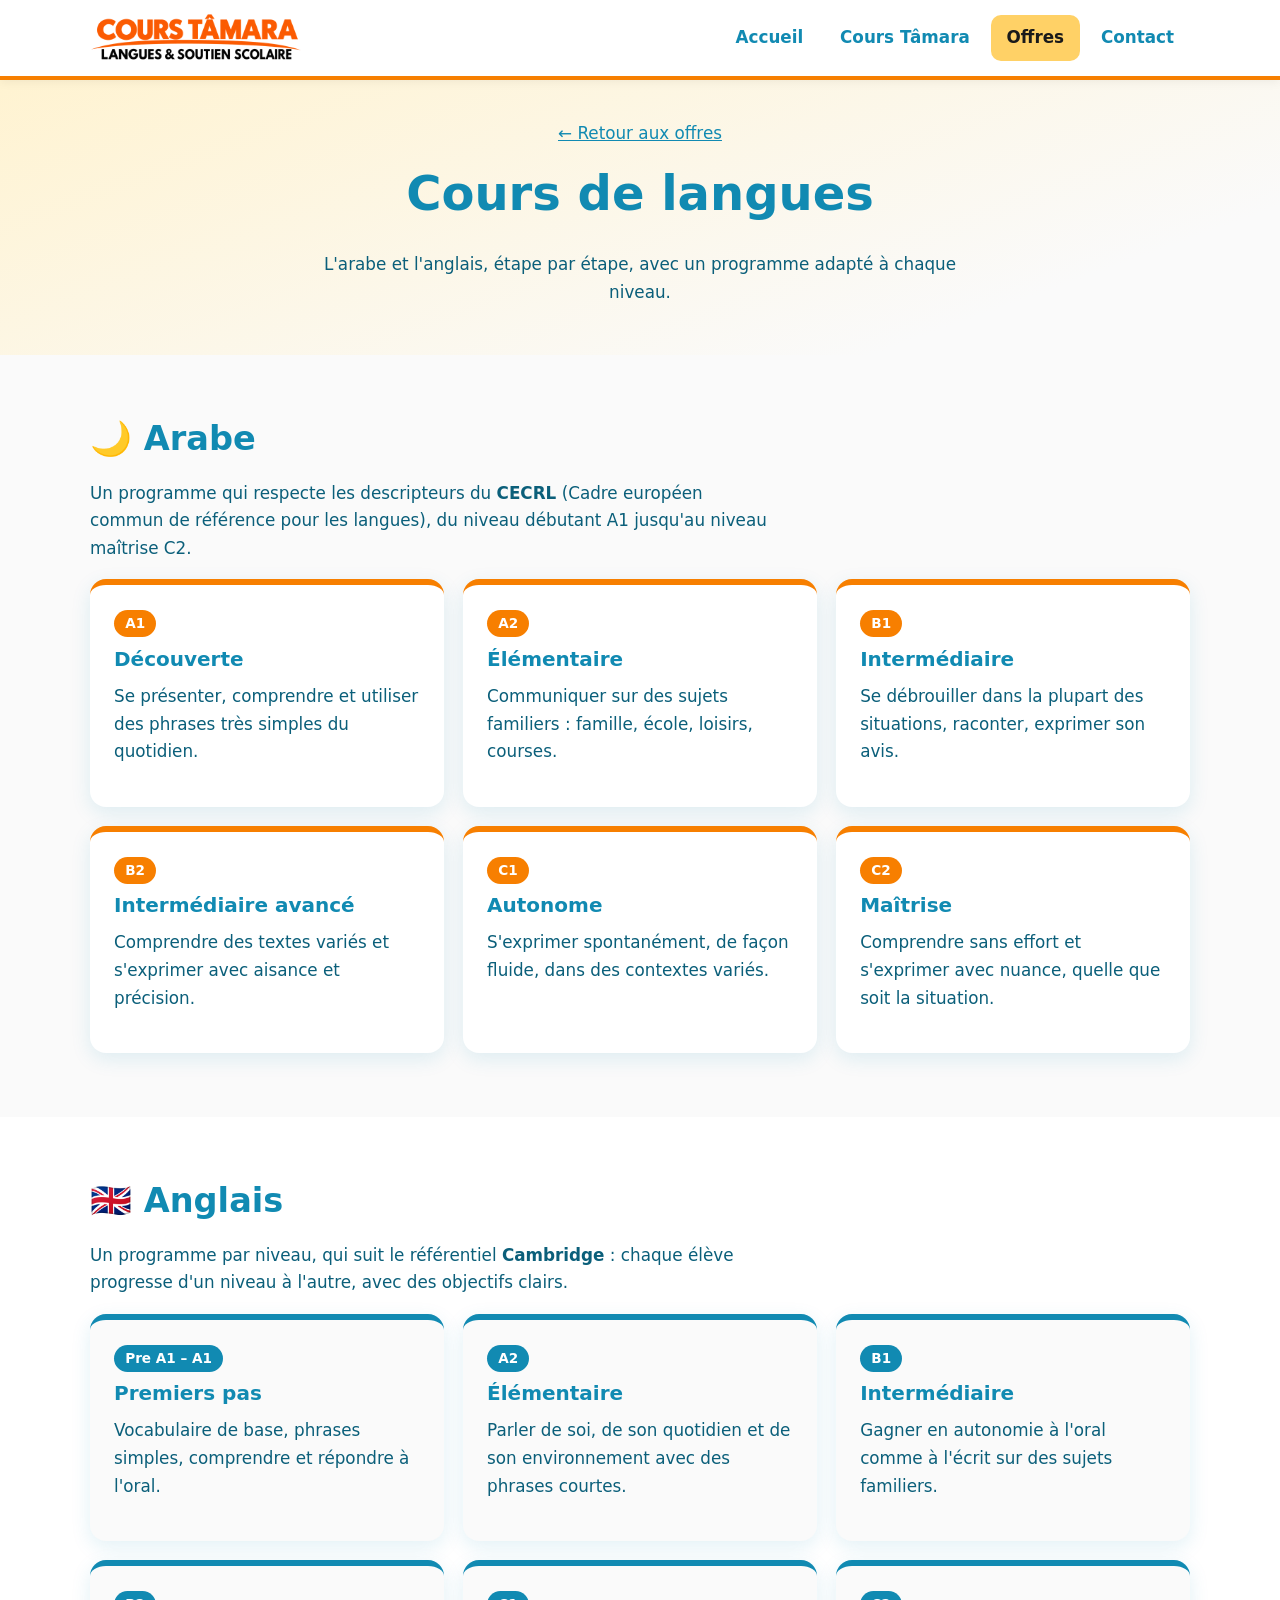
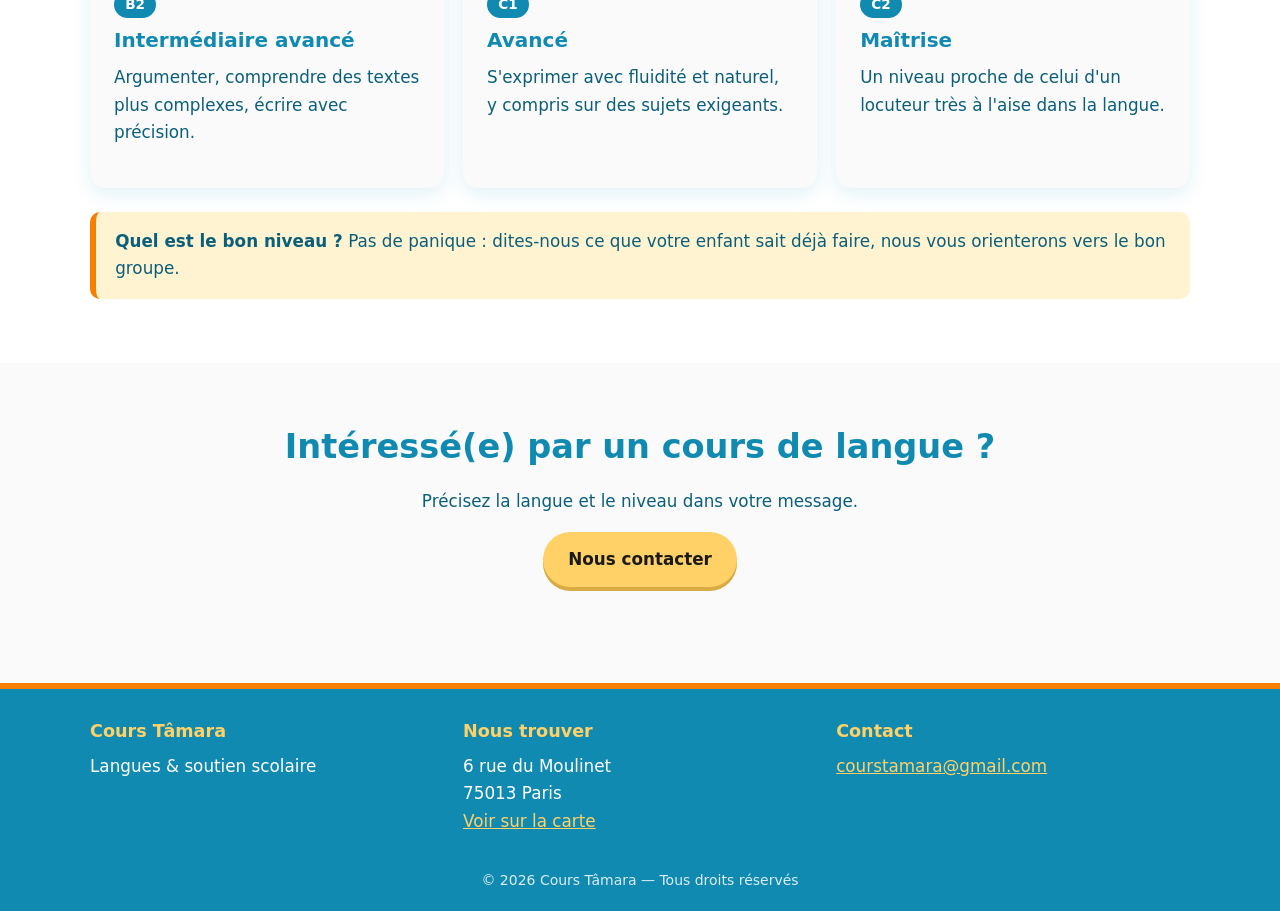
<file: langues.html>
<!DOCTYPE html>
<html lang="fr">
<head>
  <meta charset="UTF-8">
  <meta name="viewport" content="width=device-width, initial-scale=1">
  <title>Cours de langues : arabe et anglais — Cours Tâmara</title>
  <meta name="description" content="Cours d'arabe par niveau (A1 à C2, CECRL) et cours d'anglais par niveau (programme Cambridge) à Paris 13e.">
  <link rel="icon" href="images/logo.png">
  <link rel="stylesheet" href="css/style.css">
</head>
<body>
  <a class="skip" href="#contenu">Aller au contenu</a>

  <header class="entete">
    <div class="conteneur">
      <a class="logo" href="index.html"><img src="images/logo.png" alt="Cours Tâmara — Langues et soutien scolaire"></a>
      <button class="burger" aria-expanded="false" aria-controls="menu" aria-label="Ouvrir ou fermer le menu">☰</button>
      <nav class="menu" id="menu" aria-label="Navigation principale">
        <ul>
          <li><a href="index.html">Accueil</a></li>
          <li><a href="cours-tamara.html">Cours Tâmara</a></li>
          <li><a href="offres.html" aria-current="page">Offres</a></li>
          <li><a href="contact.html">Contact</a></li>
        </ul>
      </nav>
    </div>
  </header>

  <main id="contenu">
    <section class="page-titre">
      <div class="conteneur">
        <p><a href="offres.html">← Retour aux offres</a></p>
        <h1>Cours de langues</h1>
        <p>L'arabe et l'anglais, étape par étape, avec un programme adapté à chaque niveau.</p>
      </div>
    </section>

    <!-- ARABE -->
    <section class="section" id="arabe">
      <div class="conteneur">
        <h2>🌙 Arabe</h2>
        <p class="intro" style="margin-left:0">Un programme qui respecte les descripteurs du <strong>CECRL</strong> (Cadre européen commun de référence pour les langues), du niveau débutant A1 jusqu'au niveau maîtrise C2.</p>
        <div class="grille trois">
          <div class="carte orange">
            <span class="badge orange">A1</span>
            <h3>Découverte</h3>
            <p>Se présenter, comprendre et utiliser des phrases très simples du quotidien.</p>
          </div>
          <div class="carte orange">
            <span class="badge orange">A2</span>
            <h3>Élémentaire</h3>
            <p>Communiquer sur des sujets familiers : famille, école, loisirs, courses.</p>
          </div>
          <div class="carte orange">
            <span class="badge orange">B1</span>
            <h3>Intermédiaire</h3>
            <p>Se débrouiller dans la plupart des situations, raconter, exprimer son avis.</p>
          </div>
          <div class="carte orange">
            <span class="badge orange">B2</span>
            <h3>Intermédiaire avancé</h3>
            <p>Comprendre des textes variés et s'exprimer avec aisance et précision.</p>
          </div>
          <div class="carte orange">
            <span class="badge orange">C1</span>
            <h3>Autonome</h3>
            <p>S'exprimer spontanément, de façon fluide, dans des contextes variés.</p>
          </div>
          <div class="carte orange">
            <span class="badge orange">C2</span>
            <h3>Maîtrise</h3>
            <p>Comprendre sans effort et s'exprimer avec nuance, quelle que soit la situation.</p>
          </div>
        </div>
      </div>
    </section>

    <!-- ANGLAIS -->
    <section class="section alt" id="anglais">
      <div class="conteneur">
        <h2>🇬🇧 Anglais</h2>
        <p class="intro" style="margin-left:0">Un programme par niveau, qui suit le référentiel <strong>Cambridge</strong> : chaque élève progresse d'un niveau à l'autre, avec des objectifs clairs.</p>
        <div class="grille trois">
          <div class="carte bleue">
            <span class="badge">Pre A1 – A1</span>
            <h3>Premiers pas</h3>
            <p>Vocabulaire de base, phrases simples, comprendre et répondre à l'oral.</p>
          </div>
          <div class="carte bleue">
            <span class="badge">A2</span>
            <h3>Élémentaire</h3>
            <p>Parler de soi, de son quotidien et de son environnement avec des phrases courtes.</p>
          </div>
          <div class="carte bleue">
            <span class="badge">B1</span>
            <h3>Intermédiaire</h3>
            <p>Gagner en autonomie à l'oral comme à l'écrit sur des sujets familiers.</p>
          </div>
          <div class="carte bleue">
            <span class="badge">B2</span>
            <h3>Intermédiaire avancé</h3>
            <p>Argumenter, comprendre des textes plus complexes, écrire avec précision.</p>
          </div>
          <div class="carte bleue">
            <span class="badge">C1</span>
            <h3>Avancé</h3>
            <p>S'exprimer avec fluidité et naturel, y compris sur des sujets exigeants.</p>
          </div>
          <div class="carte bleue">
            <span class="badge">C2</span>
            <h3>Maîtrise</h3>
            <p>Un niveau proche de celui d'un locuteur très à l'aise dans la langue.</p>
          </div>
        </div>
        <div class="note">
          <strong>Quel est le bon niveau ?</strong> Pas de panique : dites-nous ce que votre enfant sait déjà faire, nous vous orienterons vers le bon groupe.
        </div>
      </div>
    </section>

    <section class="section centre">
      <div class="conteneur">
        <h2>Intéressé(e) par un cours de langue ?</h2>
        <p class="intro">Précisez la langue et le niveau dans votre message.</p>
        <a class="bouton" href="contact.html?sujet=langues">Nous contacter</a>
      </div>
    </section>
  </main>

  <footer class="pied">
    <div class="conteneur">
      <div class="grille trois">
        <div>
          <h3>Cours Tâmara</h3>
          <p>Langues &amp; soutien scolaire</p>
        </div>
        <div>
          <h3>Nous trouver</h3>
          <p>6 rue du Moulinet<br>75013 Paris<br>
          <a href="https://www.google.com/maps/search/?api=1&amp;query=6+rue+du+Moulinet+75013+Paris" target="_blank" rel="noopener">Voir sur la carte</a></p>
        </div>
        <div>
          <h3>Contact</h3>
          <p><a href="mailto:courstamara@gmail.com">courstamara@gmail.com</a></p>
        </div>
      </div>
      <small>© 2026 Cours Tâmara — Tous droits réservés</small>
    </div>
  </footer>

  <script src="js/menu.js"></script>
</body>
</html>
</file>
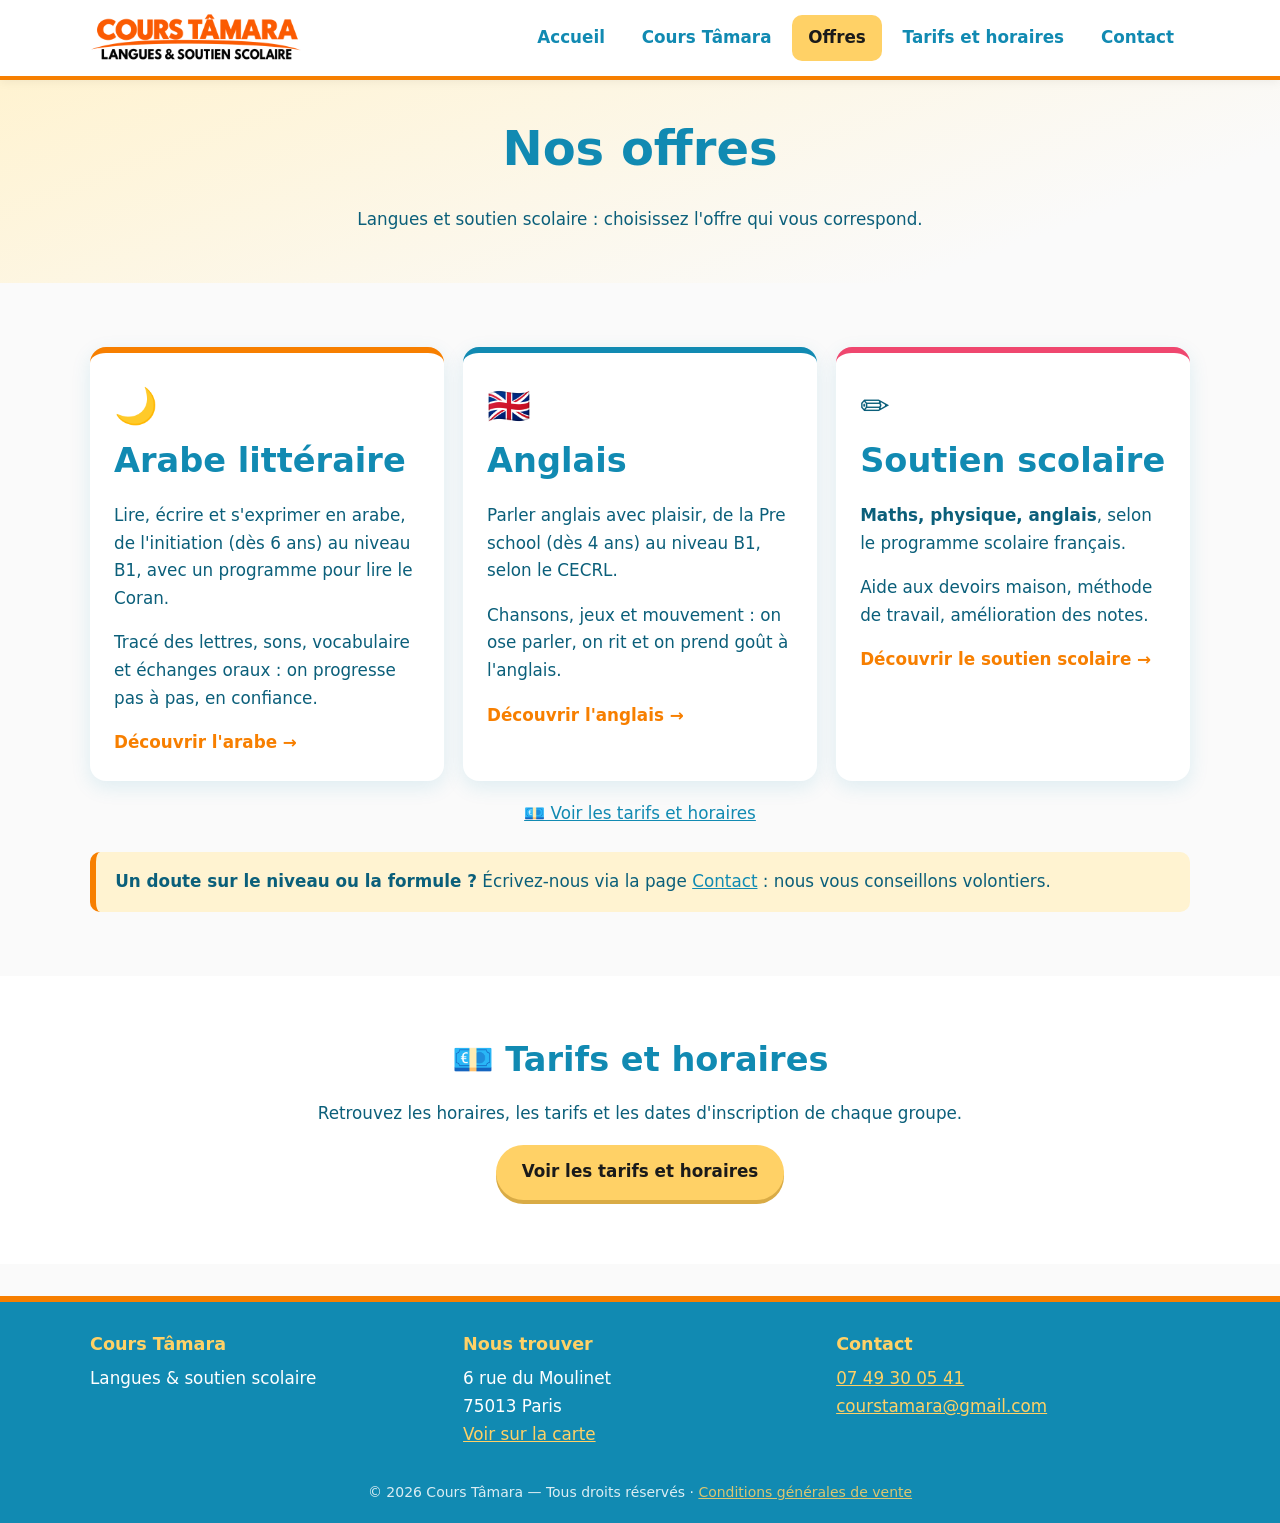
<file: offres.html>
<!DOCTYPE html>
<html lang="fr">
<head>
  <meta charset="UTF-8">
  <meta name="viewport" content="width=device-width, initial-scale=1">
  <title>Nos offres — Cours Tâmara</title>
  <meta name="description" content="Les offres de Cours Tâmara : cours de langues (arabe, anglais) et soutien scolaire (maths, physique, anglais).">
  <link rel="icon" type="image/png" sizes="32x32" href="images/favicon-32.png">
  <link rel="icon" type="image/png" sizes="192x192" href="images/icon-192.png">
  <link rel="apple-touch-icon" href="images/apple-touch-icon.png">
  <link rel="shortcut icon" href="favicon.ico">
  <link rel="stylesheet" href="css/style.css">
</head>
<body>
  <a class="skip" href="#contenu">Aller au contenu</a>

  <header class="entete">
    <div class="conteneur">
      <a class="logo" href="index.html"><img src="images/logo.png" alt="Cours Tâmara — Langues et soutien scolaire"></a>
      <button class="burger" aria-expanded="false" aria-controls="menu" aria-label="Ouvrir ou fermer le menu">☰</button>
      <nav class="menu" id="menu" aria-label="Navigation principale">
        <ul>
          <li><a href="index.html">Accueil</a></li>
          <li><a href="cours-tamara.html">Cours Tâmara</a></li>
          <li><a href="offres.html" aria-current="page">Offres</a></li>
          <li><a href="tarifs.html">Tarifs et horaires</a></li>
          <li><a href="contact.html">Contact</a></li>
        </ul>
      </nav>
    </div>
  </header>

  <main id="contenu">
    <section class="page-titre">
      <div class="conteneur">
        <h1>Nos offres</h1>
        <p>Langues et soutien scolaire : choisissez l'offre qui vous correspond.</p>
      </div>
    </section>

    <section class="section">
      <div class="conteneur">
        <div class="grille trois">
          <a class="carte carte-lien orange" href="arabe.html">
            <div class="icone" aria-hidden="true">🌙</div>
            <h2>Arabe littéraire</h2>
            <p>Lire, écrire et s'exprimer en arabe, de l'initiation (dès 6 ans) au niveau B1, avec un programme pour lire le Coran.</p>
            <p>Tracé des lettres, sons, vocabulaire et échanges oraux : on progresse pas à pas, en confiance.</p>
            <span class="voir">Découvrir l'arabe →</span>
          </a>
          <a class="carte carte-lien bleue" href="anglais.html">
            <div class="icone" aria-hidden="true">🇬🇧</div>
            <h2>Anglais</h2>
            <p>Parler anglais avec plaisir, de la Pre school (dès 4 ans) au niveau B1, selon le CECRL.</p>
            <p>Chansons, jeux et mouvement : on ose parler, on rit et on prend goût à l'anglais.</p>
            <span class="voir">Découvrir l'anglais →</span>
          </a>
          <a class="carte carte-lien corail" href="soutien-scolaire.html">
            <div class="icone" aria-hidden="true">✏️</div>
            <h2>Soutien scolaire</h2>
            <p><strong>Maths, physique, anglais</strong>, selon le programme scolaire français.</p>
            <p>Aide aux devoirs maison, méthode de travail, amélioration des notes.</p>
            <span class="voir">Découvrir le soutien scolaire →</span>
          </a>
        </div>
        <p class="centre" style="margin-top:1.2rem"><a href="tarifs.html">💶 Voir les tarifs et horaires</a></p>
        <div class="note">
          <strong>Un doute sur le niveau ou la formule ?</strong> Écrivez-nous via la page <a href="contact.html">Contact</a> : nous vous conseillons volontiers.
        </div>
      </div>
    </section>

    <section class="section centre alt">
      <div class="conteneur">
        <h2>💶 Tarifs et horaires</h2>
        <p class="intro">Retrouvez les horaires, les tarifs et les dates d'inscription de chaque groupe.</p>
        <a class="bouton" href="tarifs.html">Voir les tarifs et horaires</a>
      </div>
    </section>
  </main>

  <footer class="pied">
    <div class="conteneur">
      <div class="grille trois">
        <div>
          <h3>Cours Tâmara</h3>
          <p>Langues &amp; soutien scolaire</p>
        </div>
        <div>
          <h3>Nous trouver</h3>
          <p>6 rue du Moulinet<br>75013 Paris<br>
          <a href="https://www.google.com/maps/search/?api=1&amp;query=6+rue+du+Moulinet+75013+Paris" target="_blank" rel="noopener">Voir sur la carte</a></p>
        </div>
        <div>
          <h3>Contact</h3>
          <p><a href="tel:+33749300541">07 49 30 05 41</a><br><a href="mailto:courstamara@gmail.com">courstamara@gmail.com</a></p>
        </div>
      </div>
      <small>© 2026 Cours Tâmara — Tous droits réservés · <a href="cgv.html">Conditions générales de vente</a></small>
    </div>
  </footer>

  <script src="js/menu.js"></script>
</body>
</html>
</file>
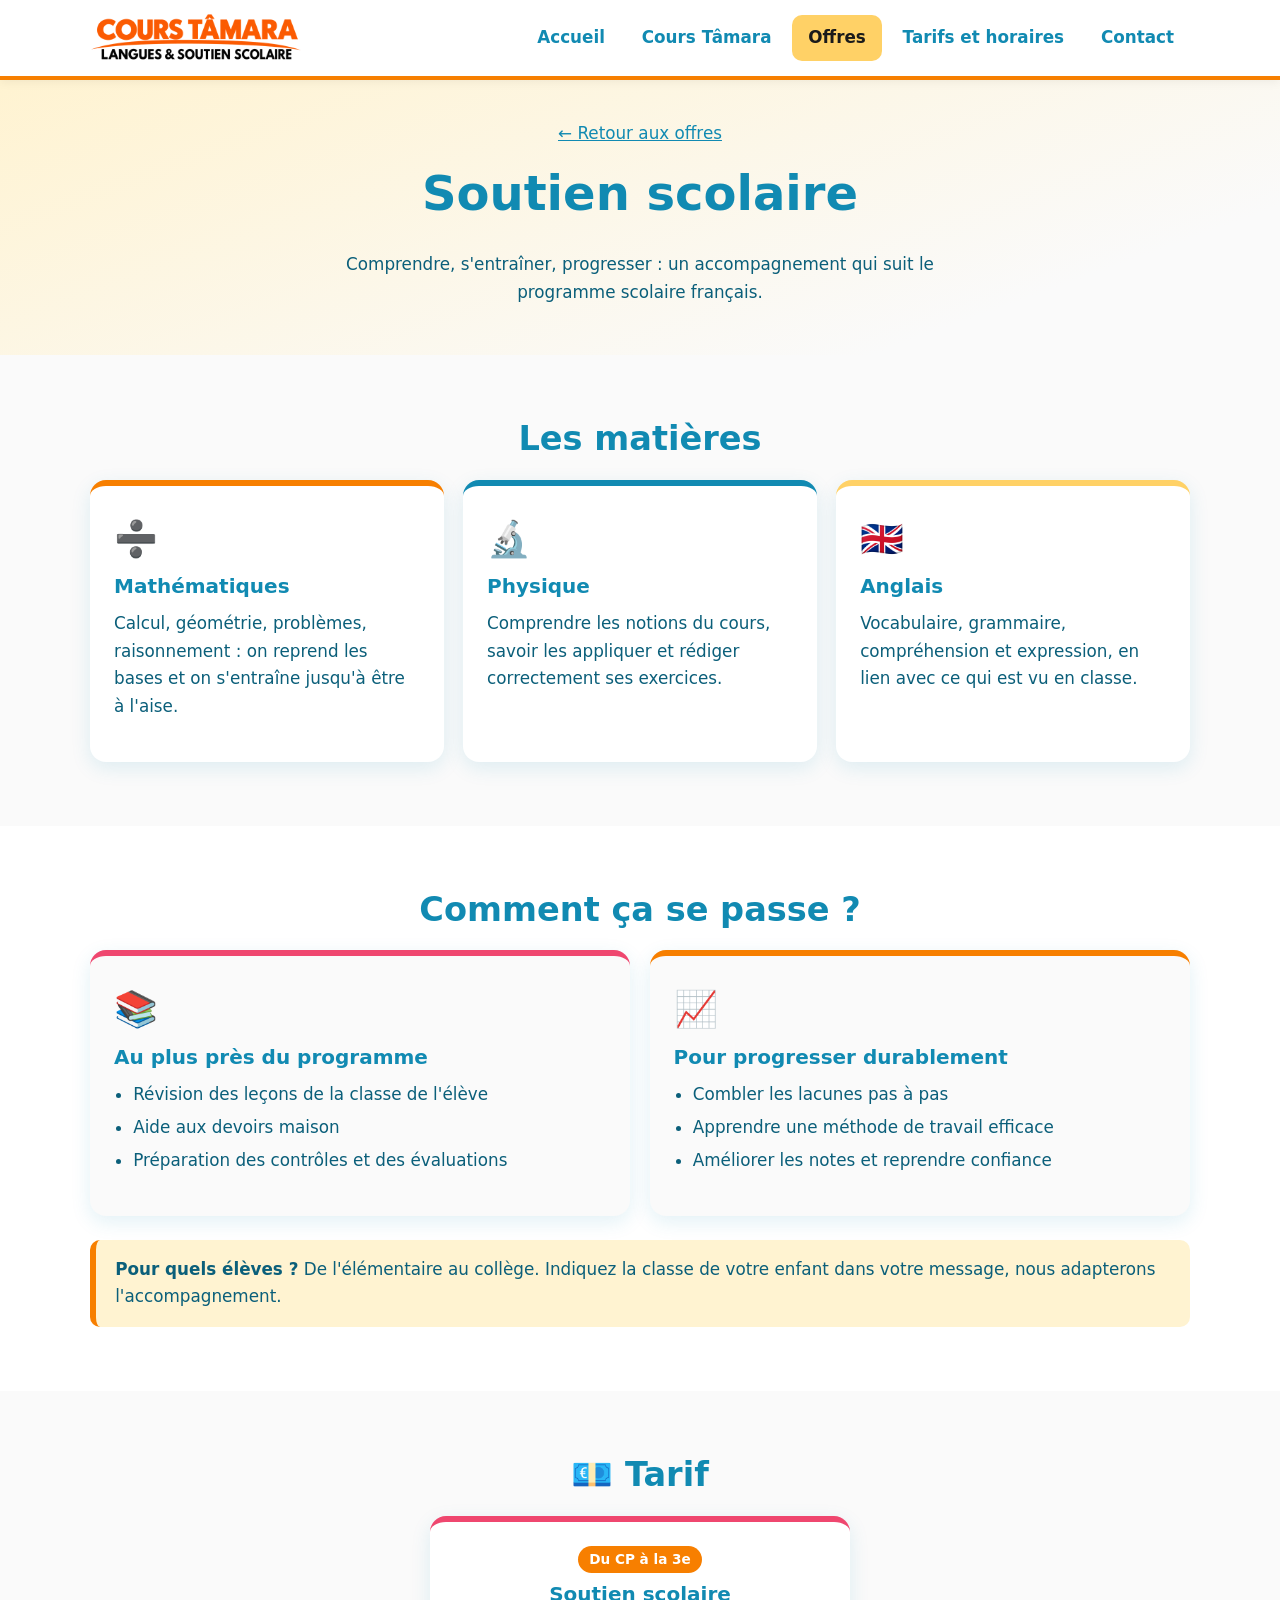
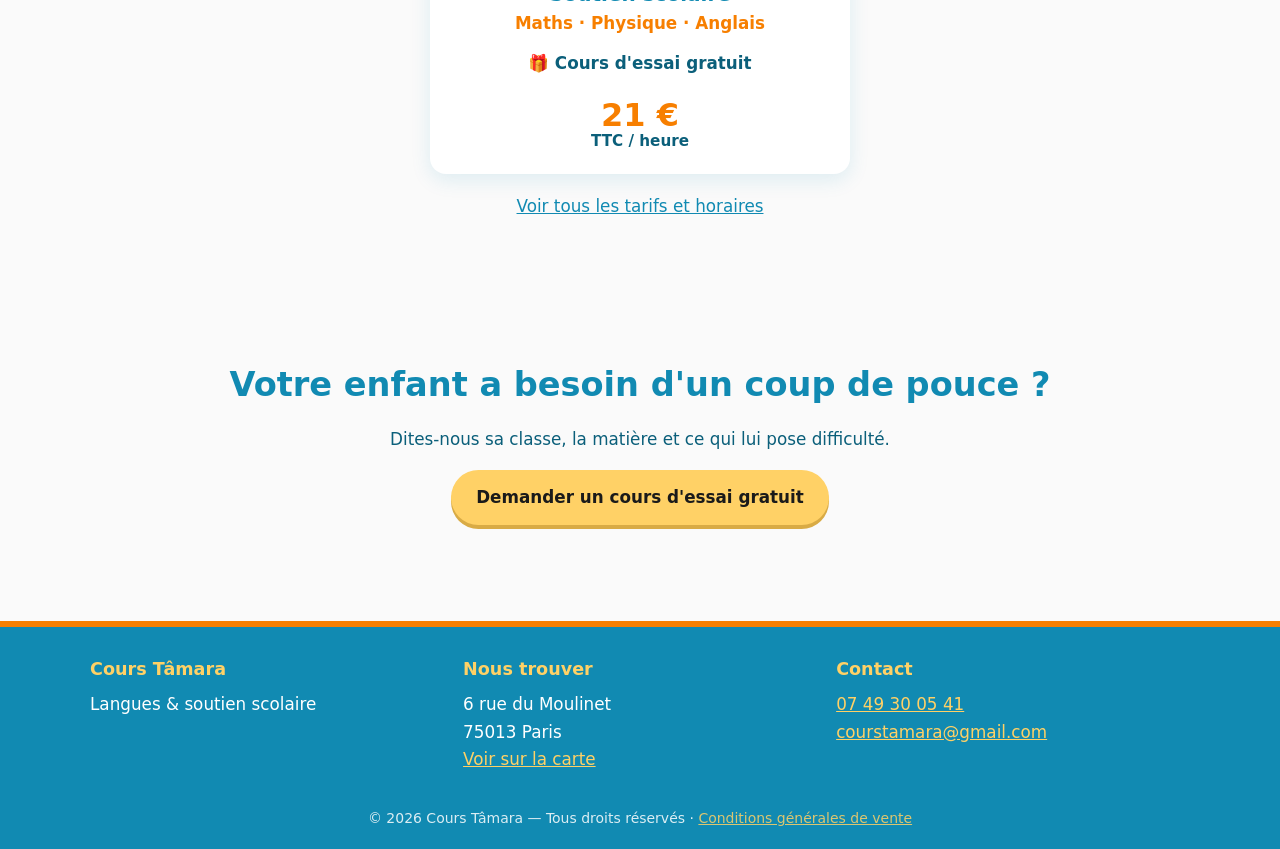
<file: soutien-scolaire.html>
<!DOCTYPE html>
<html lang="fr">
<head>
  <meta charset="UTF-8">
  <meta name="viewport" content="width=device-width, initial-scale=1">
  <title>Soutien scolaire : maths, physique, anglais — Cours Tâmara</title>
  <meta name="description" content="Soutien scolaire en maths, physique et anglais selon le programme français, de l'élémentaire au collège : aide aux devoirs, méthode, progression des notes. Paris 13e.">
  <link rel="icon" type="image/png" sizes="32x32" href="images/favicon-32.png">
  <link rel="icon" type="image/png" sizes="192x192" href="images/icon-192.png">
  <link rel="apple-touch-icon" href="images/apple-touch-icon.png">
  <link rel="shortcut icon" href="favicon.ico">
  <link rel="stylesheet" href="css/style.css">
</head>
<body>
  <a class="skip" href="#contenu">Aller au contenu</a>

  <header class="entete">
    <div class="conteneur">
      <a class="logo" href="index.html"><img src="images/logo.png" alt="Cours Tâmara — Langues et soutien scolaire"></a>
      <button class="burger" aria-expanded="false" aria-controls="menu" aria-label="Ouvrir ou fermer le menu">☰</button>
      <nav class="menu" id="menu" aria-label="Navigation principale">
        <ul>
          <li><a href="index.html">Accueil</a></li>
          <li><a href="cours-tamara.html">Cours Tâmara</a></li>
          <li><a href="offres.html" aria-current="page">Offres</a></li>
          <li><a href="tarifs.html">Tarifs et horaires</a></li>
          <li><a href="contact.html">Contact</a></li>
        </ul>
      </nav>
    </div>
  </header>

  <main id="contenu">
    <section class="page-titre">
      <div class="conteneur">
        <p><a href="offres.html">← Retour aux offres</a></p>
        <h1>Soutien scolaire</h1>
        <p>Comprendre, s'entraîner, progresser : un accompagnement qui suit le programme scolaire français.</p>
      </div>
    </section>

    <section class="section">
      <div class="conteneur">
        <h2 class="centre">Les matières</h2>
        <div class="grille trois">
          <div class="carte orange">
            <div class="icone" aria-hidden="true">➗</div>
            <h3>Mathématiques</h3>
            <p>Calcul, géométrie, problèmes, raisonnement : on reprend les bases et on s'entraîne jusqu'à être à l'aise.</p>
          </div>
          <div class="carte bleue">
            <div class="icone" aria-hidden="true">🔬</div>
            <h3>Physique</h3>
            <p>Comprendre les notions du cours, savoir les appliquer et rédiger correctement ses exercices.</p>
          </div>
          <div class="carte">
            <div class="icone" aria-hidden="true">🇬🇧</div>
            <h3>Anglais</h3>
            <p>Vocabulaire, grammaire, compréhension et expression, en lien avec ce qui est vu en classe.</p>
          </div>
        </div>
      </div>
    </section>

    <section class="section alt">
      <div class="conteneur">
        <h2 class="centre">Comment ça se passe ?</h2>
        <div class="grille deux">
          <div class="carte corail">
            <div class="icone" aria-hidden="true">📚</div>
            <h3>Au plus près du programme</h3>
            <ul class="liste">
              <li>Révision des leçons de la classe de l'élève</li>
              <li>Aide aux devoirs maison</li>
              <li>Préparation des contrôles et des évaluations</li>
            </ul>
          </div>
          <div class="carte orange">
            <div class="icone" aria-hidden="true">📈</div>
            <h3>Pour progresser durablement</h3>
            <ul class="liste">
              <li>Combler les lacunes pas à pas</li>
              <li>Apprendre une méthode de travail efficace</li>
              <li>Améliorer les notes et reprendre confiance</li>
            </ul>
          </div>
        </div>
        <div class="note">
          <strong>Pour quels élèves ?</strong> De l'élémentaire au collège. Indiquez la classe de votre enfant dans votre message, nous adapterons l'accompagnement.
        </div>
      </div>
    </section>

    <section class="section">
      <div class="conteneur">
        <h2 class="centre">💶 Tarif</h2>
        <div class="carte carte-tarif corail carte-large">
          <span class="badge orange">Du CP à la 3e</span>
          <h3>Soutien scolaire</h3>
          <p class="ages">Maths · Physique · Anglais</p>
          <ul class="infos-lignes"><li>🎁 <strong>Cours d'essai gratuit</strong></li></ul>
          <p class="prix">21 € <small>TTC / heure</small></p>
        </div>
        <p class="centre" style="margin-top:1.2rem"><a href="tarifs.html">Voir tous les tarifs et horaires</a></p>
      </div>
    </section>

    <section class="section centre">
      <div class="conteneur">
        <h2>Votre enfant a besoin d'un coup de pouce ?</h2>
        <p class="intro">Dites-nous sa classe, la matière et ce qui lui pose difficulté.</p>
        <a class="bouton" href="contact.html?sujet=soutien">Demander un cours d'essai gratuit</a>
      </div>
    </section>
  </main>

  <footer class="pied">
    <div class="conteneur">
      <div class="grille trois">
        <div>
          <h3>Cours Tâmara</h3>
          <p>Langues &amp; soutien scolaire</p>
        </div>
        <div>
          <h3>Nous trouver</h3>
          <p>6 rue du Moulinet<br>75013 Paris<br>
          <a href="https://www.google.com/maps/search/?api=1&amp;query=6+rue+du+Moulinet+75013+Paris" target="_blank" rel="noopener">Voir sur la carte</a></p>
        </div>
        <div>
          <h3>Contact</h3>
          <p><a href="tel:+33749300541">07 49 30 05 41</a><br><a href="mailto:courstamara@gmail.com">courstamara@gmail.com</a></p>
        </div>
      </div>
      <small>© 2026 Cours Tâmara — Tous droits réservés · <a href="cgv.html">Conditions générales de vente</a></small>
    </div>
  </footer>

  <script src="js/menu.js"></script>
</body>
</html>
</file>
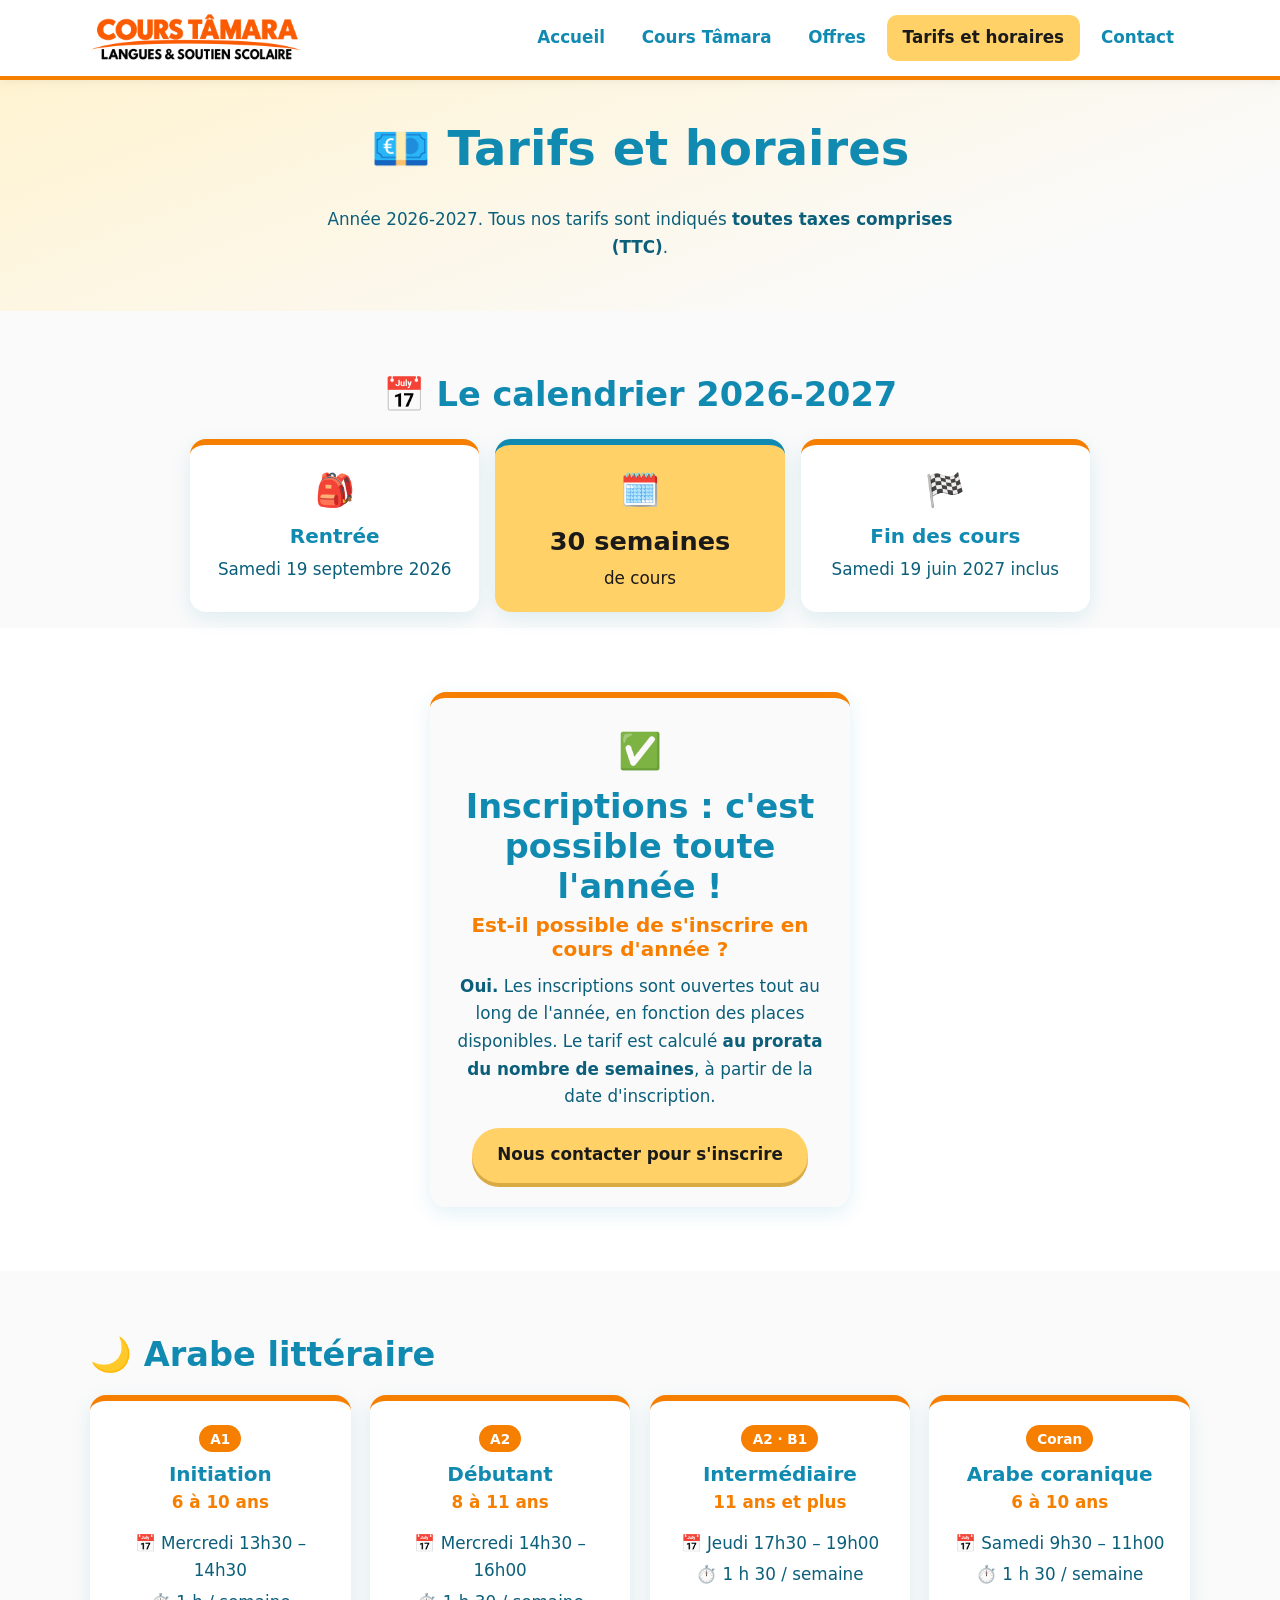
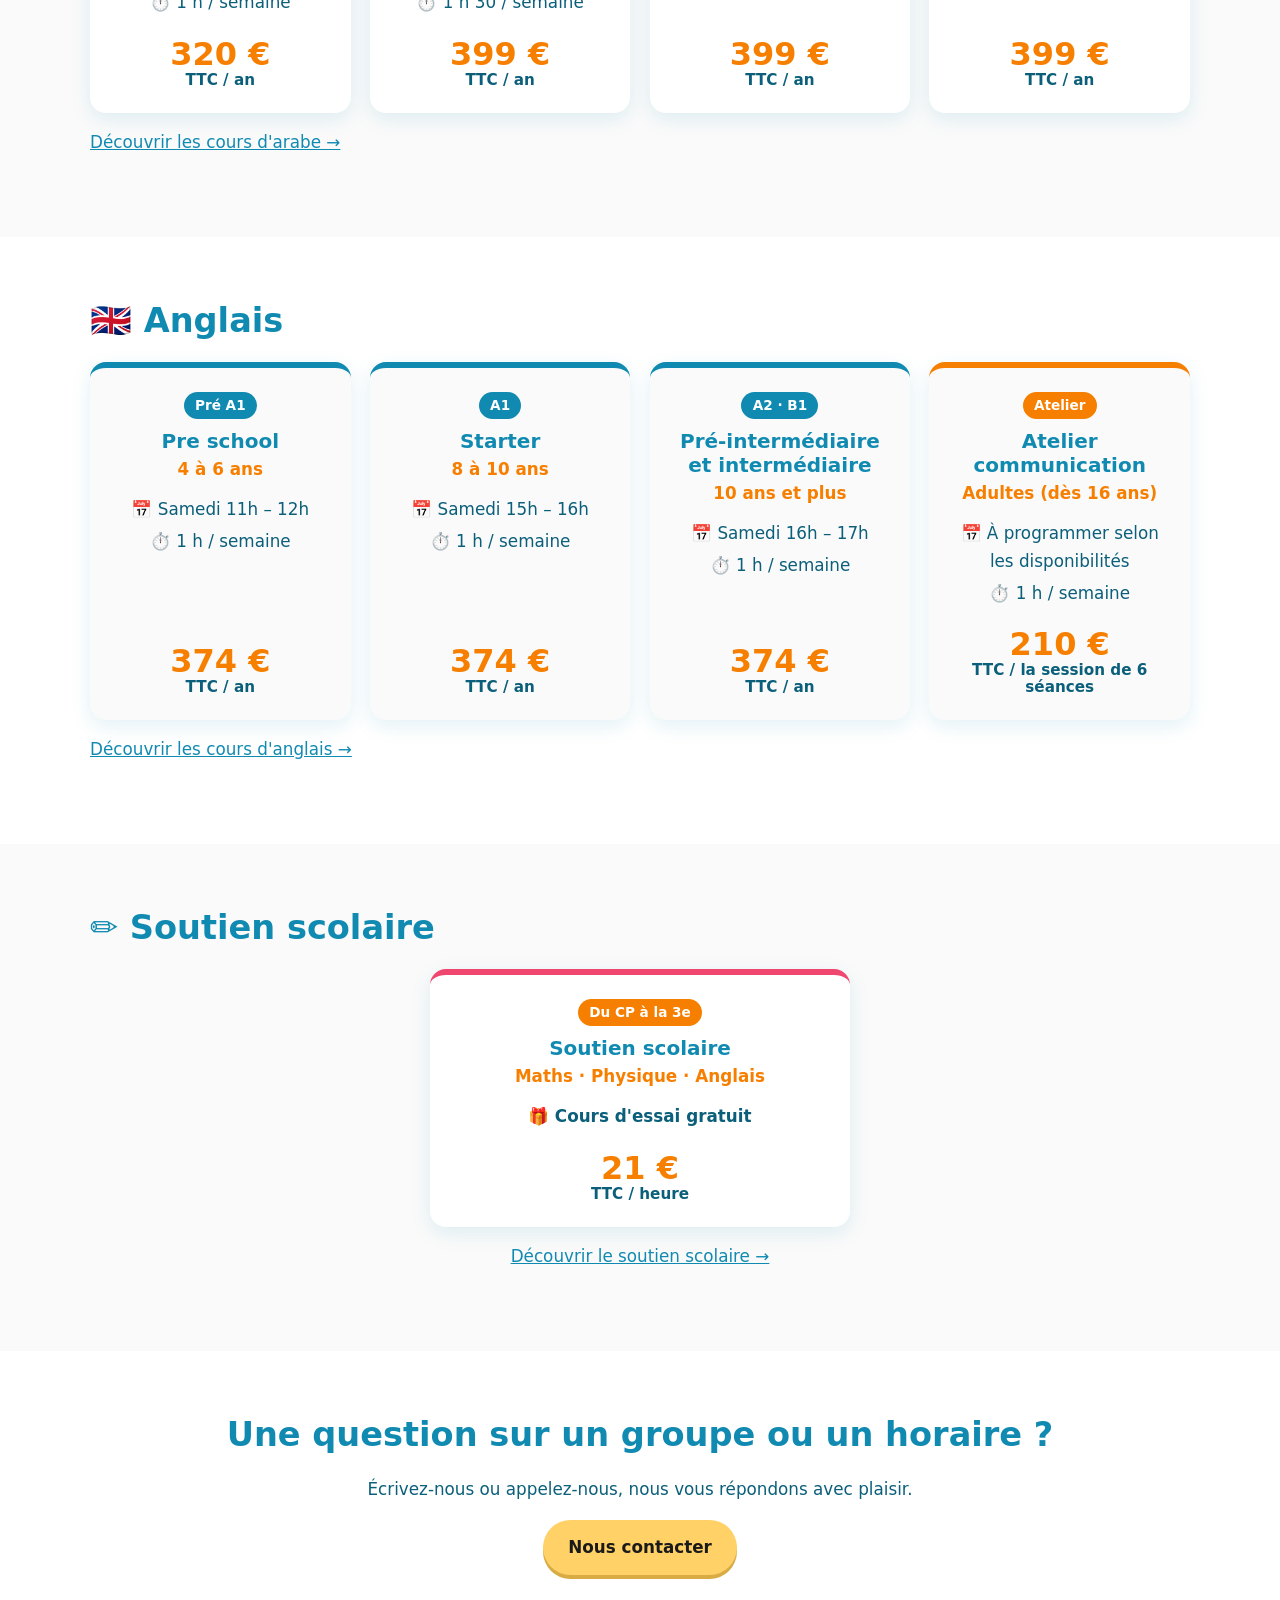
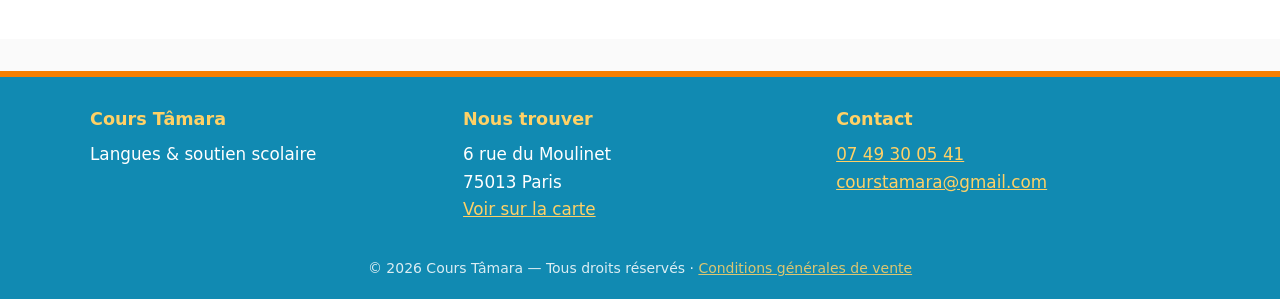
<file: tarifs.html>
<!DOCTYPE html>
<html lang="fr">
<head>
  <meta charset="UTF-8">
  <meta name="viewport" content="width=device-width, initial-scale=1">
  <title>Tarifs et horaires — Cours Tâmara</title>
  <meta name="description" content="Tarifs, horaires et dates d'inscription de Cours Tâmara : arabe, anglais et soutien scolaire. Rentrée le 19 septembre 2026, inscriptions ouvertes toute l'année. Paris 13e.">
  <link rel="icon" type="image/png" sizes="32x32" href="images/favicon-32.png">
  <link rel="icon" type="image/png" sizes="192x192" href="images/icon-192.png">
  <link rel="apple-touch-icon" href="images/apple-touch-icon.png">
  <link rel="shortcut icon" href="favicon.ico">
  <link rel="stylesheet" href="css/style.css">
</head>
<body>
  <a class="skip" href="#contenu">Aller au contenu</a>

  <header class="entete">
    <div class="conteneur">
      <a class="logo" href="index.html"><img src="images/logo.png" alt="Cours Tâmara — Langues et soutien scolaire"></a>
      <button class="burger" aria-expanded="false" aria-controls="menu" aria-label="Ouvrir ou fermer le menu">☰</button>
      <nav class="menu" id="menu" aria-label="Navigation principale">
        <ul>
          <li><a href="index.html">Accueil</a></li>
          <li><a href="cours-tamara.html">Cours Tâmara</a></li>
          <li><a href="offres.html">Offres</a></li>
          <li><a href="tarifs.html" aria-current="page">Tarifs et horaires</a></li>
          <li><a href="contact.html">Contact</a></li>
        </ul>
      </nav>
    </div>
  </header>

  <main id="contenu">
    <section class="page-titre">
      <div class="conteneur">
        <h1>💶 Tarifs et horaires</h1>
        <p>Année 2026-2027. Tous nos tarifs sont indiqués <strong>toutes taxes comprises (TTC)</strong>.</p>
      </div>
    </section>

    <section class="section" style="padding-bottom:1rem">
      <div class="conteneur">
        <h2 class="centre">📅 Le calendrier 2026-2027</h2>
        <div class="calendrier">
          <div class="cal-bloc"><span class="cal-emoji" aria-hidden="true">🎒</span><strong>Rentrée</strong><span>Samedi 19 septembre 2026</span></div>
          <div class="cal-bloc cal-centre"><span class="cal-emoji" aria-hidden="true">🗓️</span><strong>30 semaines</strong><span>de cours</span></div>
          <div class="cal-bloc"><span class="cal-emoji" aria-hidden="true">🏁</span><strong>Fin des cours</strong><span>Samedi 19 juin 2027 inclus</span></div>
        </div>
      </div>
    </section>

    <section class="section alt" id="inscriptions">
      <div class="conteneur">
        <div class="carte orange carte-large carte-faq">
          <div class="icone" aria-hidden="true">✅</div>
          <h2>Inscriptions : c'est possible toute l'année !</h2>
          <h3>Est-il possible de s'inscrire en cours d'année ?</h3>
          <p><strong>Oui.</strong> Les inscriptions sont ouvertes tout au long de l'année, en fonction des places disponibles. Le tarif est calculé <strong>au prorata du nombre de semaines</strong>, à partir de la date d'inscription.</p>
          <p style="margin:1rem 0 0"><a class="bouton" href="contact.html">Nous contacter pour s'inscrire</a></p>
        </div>
      </div>
    </section>

    <section class="section" id="arabe">
      <div class="conteneur">
        <h2>🌙 Arabe littéraire</h2>
        <div class="grille quatre">
          <div class="carte carte-tarif orange">
            <span class="badge orange">A1</span>
            <h3>Initiation</h3>
            <p class="ages">6 à 10 ans</p>
            <ul class="infos-lignes"><li>📅 Mercredi 13h30 – 14h30</li><li>⏱️ 1 h / semaine</li></ul>
            <p class="prix">320 € <small>TTC / an</small></p>
          </div>
          <div class="carte carte-tarif orange">
            <span class="badge orange">A2</span>
            <h3>Débutant</h3>
            <p class="ages">8 à 11 ans</p>
            <ul class="infos-lignes"><li>📅 Mercredi 14h30 – 16h00</li><li>⏱️ 1 h 30 / semaine</li></ul>
            <p class="prix">399 € <small>TTC / an</small></p>
          </div>
          <div class="carte carte-tarif orange">
            <span class="badge orange">A2 · B1</span>
            <h3>Intermédiaire</h3>
            <p class="ages">11 ans et plus</p>
            <ul class="infos-lignes"><li>📅 Jeudi 17h30 – 19h00</li><li>⏱️ 1 h 30 / semaine</li></ul>
            <p class="prix">399 € <small>TTC / an</small></p>
          </div>
          <div class="carte carte-tarif orange">
            <span class="badge orange">Coran</span>
            <h3>Arabe coranique</h3>
            <p class="ages">6 à 10 ans</p>
            <ul class="infos-lignes"><li>📅 Samedi 9h30 – 11h00</li><li>⏱️ 1 h 30 / semaine</li></ul>
            <p class="prix">399 € <small>TTC / an</small></p>
          </div>
        </div>
        <p style="margin-top:1rem"><a href="arabe.html">Découvrir les cours d'arabe →</a></p>
      </div>
    </section>

    <section class="section alt" id="anglais">
      <div class="conteneur">
        <h2>🇬🇧 Anglais</h2>
        <div class="grille quatre">
          <div class="carte carte-tarif bleue">
            <span class="badge">Pré A1</span>
            <h3>Pre school</h3>
            <p class="ages">4 à 6 ans</p>
            <ul class="infos-lignes"><li>📅 Samedi 11h – 12h</li><li>⏱️ 1 h / semaine</li></ul>
            <p class="prix">374 € <small>TTC / an</small></p>
          </div>
          <div class="carte carte-tarif bleue">
            <span class="badge">A1</span>
            <h3>Starter</h3>
            <p class="ages">8 à 10 ans</p>
            <ul class="infos-lignes"><li>📅 Samedi 15h – 16h</li><li>⏱️ 1 h / semaine</li></ul>
            <p class="prix">374 € <small>TTC / an</small></p>
          </div>
          <div class="carte carte-tarif bleue">
            <span class="badge">A2 · B1</span>
            <h3>Pré-intermédiaire et intermédiaire</h3>
            <p class="ages">10 ans et plus</p>
            <ul class="infos-lignes"><li>📅 Samedi 16h – 17h</li><li>⏱️ 1 h / semaine</li></ul>
            <p class="prix">374 € <small>TTC / an</small></p>
          </div>
          <div class="carte carte-tarif orange">
            <span class="badge orange">Atelier</span>
            <h3>Atelier communication</h3>
            <p class="ages">Adultes (dès 16 ans)</p>
            <ul class="infos-lignes"><li>📅 À programmer selon les disponibilités</li><li>⏱️ 1 h / semaine</li></ul>
            <p class="prix">210 € <small>TTC / la session de 6 séances</small></p>
          </div>
        </div>
        <p style="margin-top:1rem"><a href="anglais.html">Découvrir les cours d'anglais →</a></p>
      </div>
    </section>

    <section class="section" id="soutien">
      <div class="conteneur">
        <h2>✏️ Soutien scolaire</h2>
        <div class="grille">
          <div class="carte carte-tarif corail carte-large">
            <span class="badge orange">Du CP à la 3e</span>
            <h3>Soutien scolaire</h3>
            <p class="ages">Maths · Physique · Anglais</p>
            <ul class="infos-lignes"><li>🎁 <strong>Cours d'essai gratuit</strong></li></ul>
            <p class="prix">21 € <small>TTC / heure</small></p>
          </div>
        </div>
        <p class="centre" style="margin-top:1rem"><a href="soutien-scolaire.html">Découvrir le soutien scolaire →</a></p>
      </div>
    </section>

    <section class="section centre alt">
      <div class="conteneur">
        <h2>Une question sur un groupe ou un horaire ?</h2>
        <p class="intro">Écrivez-nous ou appelez-nous, nous vous répondons avec plaisir.</p>
        <a class="bouton" href="contact.html">Nous contacter</a>
      </div>
    </section>
  </main>

  <footer class="pied">
    <div class="conteneur">
      <div class="grille trois">
        <div>
          <h3>Cours Tâmara</h3>
          <p>Langues &amp; soutien scolaire</p>
        </div>
        <div>
          <h3>Nous trouver</h3>
          <p>6 rue du Moulinet<br>75013 Paris<br>
          <a href="https://www.google.com/maps/search/?api=1&amp;query=6+rue+du+Moulinet+75013+Paris" target="_blank" rel="noopener">Voir sur la carte</a></p>
        </div>
        <div>
          <h3>Contact</h3>
          <p><a href="tel:+33749300541">07 49 30 05 41</a><br><a href="mailto:courstamara@gmail.com">courstamara@gmail.com</a></p>
        </div>
      </div>
      <small>© 2026 Cours Tâmara — Tous droits réservés · <a href="cgv.html">Conditions générales de vente</a></small>
    </div>
  </footer>

  <script src="js/menu.js"></script>
</body>
</html>
</file>
<file: css/style.css>
/* ============================================================
   Cours Tâmara — feuille de style (mobile-first)
   Palette "Rayon de Soleil" + orange du logo
   ============================================================ */

:root {
  --fond: #FAFAFA;
  --bleu: #118AB2;
  --bleu-texte: #0B5F7A;      /* bleu plus foncé pour les paragraphes (meilleur contraste) */
  --jaune: #FFD166;
  --orange: #F77F00;
  --corail: #EF476F;
  --noir: #1A1A1A;
  --blanc: #FFFFFF;
  --rayon: 16px;
  --ombre: 0 6px 20px rgba(17, 138, 178, 0.12);
  --largeur: 1100px;
}

*, *::before, *::after { box-sizing: border-box; }

html { scroll-behavior: smooth; }

body {
  margin: 0;
  font-family: "Nunito", "Segoe UI", system-ui, -apple-system, sans-serif;
  font-size: 1.05rem;
  line-height: 1.65;
  color: var(--bleu-texte);
  background: var(--fond);
}

img { max-width: 100%; height: auto; display: block; }

h1, h2, h3 { color: var(--bleu); line-height: 1.2; margin: 0 0 .6em; }
h1 { font-size: clamp(1.9rem, 6vw, 3rem); }
h2 { font-size: clamp(1.5rem, 4.5vw, 2.1rem); }
h3 { font-size: 1.25rem; }
p  { margin: 0 0 1em; }
a  { color: var(--bleu); }

.conteneur { width: min(100% - 2rem, var(--largeur)); margin-inline: auto; }
.section { padding: 3rem 0; }
.section.alt { background: var(--blanc); }
.centre { text-align: center; }
.intro { max-width: 680px; margin-inline: auto; }

/* Lien d'accessibilité */
.skip {
  position: absolute; left: -999px; top: 0;
  background: var(--noir); color: #fff; padding: .6rem 1rem; z-index: 200;
}
.skip:focus { left: 0; }

/* ---------- En-tête & navigation ---------- */
.entete {
  position: sticky; top: 0; z-index: 100;
  background: var(--blanc);
  border-bottom: 4px solid var(--orange);
  box-shadow: 0 2px 10px rgba(0,0,0,.06);
}
.entete .conteneur {
  display: flex; align-items: center; justify-content: space-between;
  padding: .5rem 0;
}
.logo img { height: 52px; width: auto; }

.burger {
  background: none; border: 2px solid var(--bleu); border-radius: 10px;
  color: var(--bleu); font-size: 1.5rem; line-height: 1;
  padding: .3rem .7rem; cursor: pointer;
}

.menu {
  display: none;
  position: absolute; top: 100%; left: 0; right: 0;
  background: var(--blanc);
  border-bottom: 4px solid var(--orange);
  padding: .5rem 1rem 1rem;
}
.menu.ouvert { display: block; }
.menu ul { list-style: none; margin: 0; padding: 0; }
.menu a {
  display: block; padding: .8rem .5rem;
  font-weight: 700; text-decoration: none; color: var(--bleu);
  border-radius: 10px;
}
.menu a:hover, .menu a[aria-current="page"] { background: var(--jaune); color: var(--noir); }

/* ---------- Boutons ---------- */
.bouton {
  display: inline-block; cursor: pointer; border: 0;
  padding: .85rem 1.6rem; border-radius: 999px;
  font: inherit; font-weight: 800; text-decoration: none;
  background: var(--jaune); color: var(--noir);
  box-shadow: 0 4px 0 #d9ab45;
  transition: transform .15s, box-shadow .15s;
}
.bouton:hover { transform: translateY(2px); box-shadow: 0 2px 0 #d9ab45; }
.bouton.secondaire { background: var(--orange); color: #fff; box-shadow: 0 4px 0 #b85f00; }
.bouton.secondaire:hover { box-shadow: 0 2px 0 #b85f00; }

:focus-visible { outline: 3px solid var(--corail); outline-offset: 3px; }

/* ---------- Bandeau d'accueil ---------- */
.hero {
  background: linear-gradient(160deg, #FFF3D1 0%, var(--fond) 70%);
  padding: 3rem 0 3.5rem;
  text-align: center;
}
.hero .logo-grand { width: min(420px, 85%); margin: 0 auto 1.5rem; }
.hero p { max-width: 620px; margin-inline: auto; font-size: 1.15rem; }
.hero .actions { display: flex; flex-wrap: wrap; gap: .8rem; justify-content: center; margin-top: 1.5rem; }

.page-titre {
  background: linear-gradient(160deg, #FFF3D1 0%, var(--fond) 80%);
  padding: 2.5rem 0 2rem; text-align: center;
}
.page-titre p { max-width: 640px; margin-inline: auto; }

/* ---------- Cartes ---------- */
.grille { display: grid; gap: 1.2rem; grid-template-columns: 1fr; }
.carte {
  background: var(--blanc);
  border-radius: var(--rayon);
  padding: 1.5rem;
  box-shadow: var(--ombre);
  border-top: 6px solid var(--jaune);
}
.section.alt .carte { background: var(--fond); }
.carte.orange { border-top-color: var(--orange); }
.carte.bleue  { border-top-color: var(--bleu); }
.carte.corail { border-top-color: var(--corail); }
.carte .icone { font-size: 2.2rem; margin-bottom: .4rem; }

.carte-lien { text-decoration: none; color: inherit; display: block; transition: transform .2s; }
.carte-lien:hover { transform: translateY(-4px); }
.carte-lien .voir { color: var(--orange); font-weight: 800; }

.badge {
  display: inline-block; font-weight: 800; font-size: .85rem;
  background: var(--bleu); color: #fff;
  padding: .15rem .7rem; border-radius: 999px; margin-bottom: .6rem;
}
.badge.orange { background: var(--orange); }

.liste { padding-left: 1.2rem; margin: 0 0 1em; }
.liste li { margin-bottom: .35rem; }

.note {
  background: #FFF3D1; border-left: 6px solid var(--orange);
  border-radius: 10px; padding: 1rem 1.2rem; margin-top: 1.5rem;
}

/* ---------- Formulaire ---------- */
.formulaire { display: grid; gap: 1rem; }
.champ label { display: block; font-weight: 800; margin-bottom: .3rem; color: var(--bleu); }
.champ input, .champ select, .champ textarea {
  width: 100%; font: inherit; color: var(--noir);
  padding: .8rem 1rem; border: 2px solid #cfe6ee; border-radius: 12px; background: #fff;
}
.champ input:focus, .champ select:focus, .champ textarea:focus { border-color: var(--bleu); outline: none; }
.champ textarea { min-height: 150px; resize: vertical; }
.consentement { display: flex; gap: .6rem; align-items: flex-start; font-size: .95rem; }
.consentement input { margin-top: .3rem; width: 1.1rem; height: 1.1rem; }
.piege { position: absolute; left: -9999px; }     /* champ anti-spam invisible */
.requis { color: var(--corail); }

.contact-infos { display: grid; gap: 1rem; margin-bottom: 1.5rem; }
.contact-infos p { margin: 0; }

/* ---------- Pied de page ---------- */
.pied {
  background: var(--bleu); color: #fff; padding: 2rem 0 1.2rem; margin-top: 2rem;
  border-top: 6px solid var(--orange);
}
.pied a { color: var(--jaune); }
.pied .grille { margin-bottom: 1rem; }
.pied h3 { color: var(--jaune); font-size: 1.1rem; }
.pied small { display: block; text-align: center; opacity: .85; }

/* ---------- Tablette ---------- */
@media (min-width: 700px) {
  .grille.deux  { grid-template-columns: repeat(2, 1fr); }
  .grille.trois { grid-template-columns: repeat(2, 1fr); }
  .formulaire .deux-champs { display: grid; grid-template-columns: 1fr 1fr; gap: 1rem; }
  .section { padding: 4rem 0; }
}

/* ---------- Ordinateur ---------- */
@media (min-width: 960px) {
  .burger { display: none; }
  .menu {
    display: block; position: static; background: none;
    border: 0; padding: 0;
  }
  .menu ul { display: flex; gap: .3rem; }
  .menu a { padding: .6rem 1rem; }
  .logo img { height: 60px; }
  .grille.trois { grid-template-columns: repeat(3, 1fr); }
  .contact-layout { display: grid; grid-template-columns: 1fr 1.4fr; gap: 2.5rem; align-items: start; }
}

@media (prefers-reduced-motion: reduce) {
  * { transition: none !important; scroll-behavior: auto !important; }
}

/* ---------- Pages légales (CGV) ---------- */
.texte-legal { max-width: 800px; }
.texte-legal h2 { font-size: 1.3rem; margin-top: 2rem; }
.texte-legal h2:first-child { margin-top: 0; }
.a-completer { background: #FFF3D1; border-radius: 6px; padding: 0 .3rem; color: #8a4b00; font-weight: 700; }
.pied small a { color: var(--jaune); }

/* ---------- Offres langues : bannière méthode active, niveaux, galerie ---------- */
.banniere-active {
  display: flex; gap: 1rem; align-items: center;
  background: var(--jaune); color: var(--noir);
  border-radius: var(--rayon); padding: 1rem 1.3rem;
  box-shadow: var(--ombre);
}
.banniere-active .icone { font-size: 2.4rem; margin: 0; }
.ages { font-weight: 800; color: var(--orange); margin-left: .3rem; }

.galerie { display: grid; gap: 1rem; grid-template-columns: repeat(2, 1fr); }
.galerie img, .photo-vide {
  width: 100%; aspect-ratio: 4 / 3; object-fit: cover; border-radius: var(--rayon);
}
.photo-vide {
  display: flex; align-items: center; justify-content: center; text-align: center;
  background: #FFF3D1; border: 3px dashed var(--orange); color: #8a4b00; font-weight: 700;
}
@media (min-width: 700px) { .galerie { grid-template-columns: repeat(4, 1fr); } }

/* ---------- Photos : légendes, galeries, parcours « comment nous trouver » ---------- */
figure { margin: 0; }
figcaption { font-size: .92rem; text-align: center; margin-top: .4rem; color: var(--bleu-texte); font-weight: 700; }
.galerie.deux-photos { grid-template-columns: 1fr; max-width: 820px; margin-inline: auto; }
.galerie figure img { width: 100%; aspect-ratio: 3 / 4; object-fit: cover; border-radius: var(--rayon); box-shadow: var(--ombre); }
@media (min-width: 600px) { .galerie.deux-photos { grid-template-columns: repeat(2, 1fr); } }

.grande-photo { max-width: 860px; margin-inline: auto; }
.grande-photo img { width: 100%; border-radius: var(--rayon); box-shadow: var(--ombre); border: 6px solid var(--jaune); }

.carte h4 { margin: 1rem 0 .3rem; color: var(--orange); font-size: 1.05rem; }

.parcours { list-style: none; margin: 2rem 0; padding: 0; display: grid; gap: 1.5rem; grid-template-columns: 1fr; counter-reset: etape; }
.etape {
  position: relative; background: var(--blanc); border-radius: var(--rayon);
  box-shadow: var(--ombre); padding: 1.2rem; border-top: 6px solid var(--orange);
}
.etape img { width: 100%; aspect-ratio: 4 / 3; object-fit: cover; border-radius: 12px; margin-bottom: .8rem; }
.etape:first-child img { object-position: center 40%; }
.etape-num {
  position: absolute; top: -1.2rem; left: 1rem; z-index: 2;
  width: 2.8rem; height: 2.8rem; display: grid; place-items: center;
  background: var(--jaune); color: var(--noir); font-weight: 900; font-size: 1.4rem;
  border-radius: 50%; border: 3px solid var(--orange); box-shadow: 0 3px 0 #b85f00;
}
@media (min-width: 900px) {
  .parcours { grid-template-columns: repeat(3, 1fr); gap: 2.2rem; }
  .etape:not(:last-child)::after {
    content: "➜"; position: absolute; right: -1.9rem; top: 40%; font-size: 1.8rem; color: var(--orange);
  }
}

/* ---------- Tarifs et horaires ---------- */
.sous-titre { margin: 2rem 0 1rem; }
.grille.quatre { grid-template-columns: 1fr; }
@media (min-width: 700px) { .grille.quatre { grid-template-columns: repeat(2, 1fr); } }
@media (min-width: 1000px) { .grille.quatre { grid-template-columns: repeat(4, 1fr); } }

.carte-tarif { text-align: center; display: flex; flex-direction: column; align-items: center; }
.carte-tarif h3 { margin-bottom: .2rem; }
.carte-tarif .ages { margin: 0 0 .4rem; }
.carte-tarif .infos-lignes { list-style: none; padding: 0; margin: .4rem 0 1rem; }
.carte-tarif .infos-lignes li { margin-bottom: .25rem; }
.carte-tarif .prix {
  margin: auto 0 0; font-size: 2rem; font-weight: 900; color: var(--orange); line-height: 1.1;
}
.carte-tarif .prix small { display: block; font-size: .95rem; font-weight: 800; color: var(--bleu-texte); }
.carte-large { max-width: 420px; margin-inline: auto; width: 100%; }

.infos-ligne { background: #FFF3D1; border-radius: 10px; padding: .6rem .8rem; font-size: .98rem; margin: .6rem 0 .8rem; }
.infos-pills { list-style: none; padding: 0; margin: 1rem 0 0; display: flex; flex-wrap: wrap; gap: .6rem; justify-content: center; }
.infos-pills li { background: var(--jaune); color: var(--noir); font-weight: 800; border-radius: 999px; padding: .4rem 1rem; box-shadow: 0 3px 0 #d9ab45; }

/* ---------- Calendrier, inscriptions, arabe ---------- */
.calendrier { display: grid; gap: 1rem; grid-template-columns: 1fr; max-width: 900px; margin: 1.5rem auto 0; }
.cal-bloc {
  background: var(--blanc); border-radius: var(--rayon); box-shadow: var(--ombre); padding: 1.2rem;
  text-align: center; border-top: 6px solid var(--orange); display: flex; flex-direction: column; gap: .2rem;
}
.cal-bloc strong { color: var(--bleu); font-size: 1.25rem; }
.cal-centre { background: var(--jaune); color: var(--noir); border-top-color: var(--bleu); }
.cal-centre strong { color: var(--noir); font-size: 1.6rem; }
.cal-emoji { font-size: 2rem; }
@media (min-width: 800px) { .calendrier { grid-template-columns: 1fr 1fr 1fr; } }

.carte-faq { text-align: center; }
.carte-faq h2 { margin-bottom: .3rem; }
.carte-faq h3 { color: var(--orange); }

.carte-mini { text-align: center; padding: 1rem; }
.carte-mini h3 { margin: 0; font-size: 1.05rem; }
.carte-coran { margin-top: 1.2rem; display: grid; gap: 1rem; align-items: center; }
@media (min-width: 800px) { .carte-coran { grid-template-columns: 2.2fr 1fr; } }

.infos-pills a { color: inherit; text-decoration: none; }
.hero .infos-pills { margin-top: 1.6rem; }
</file>
